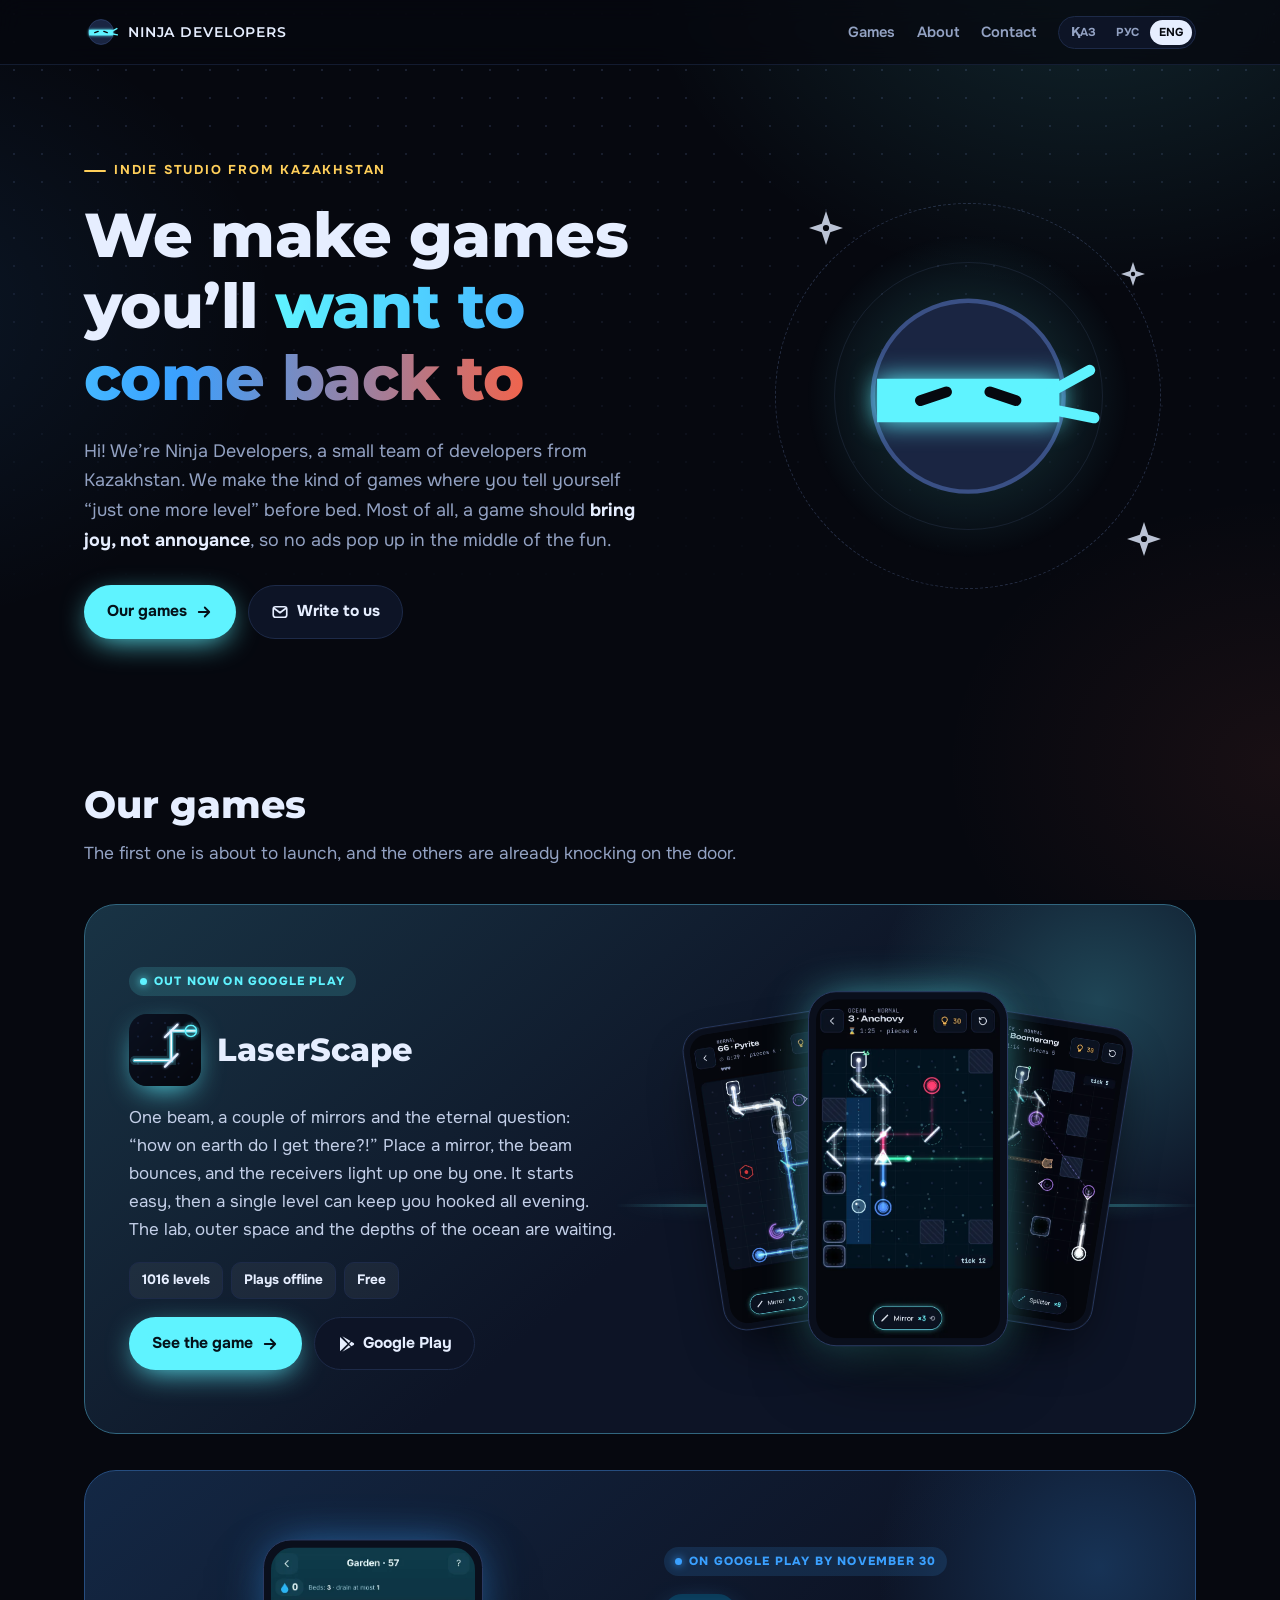
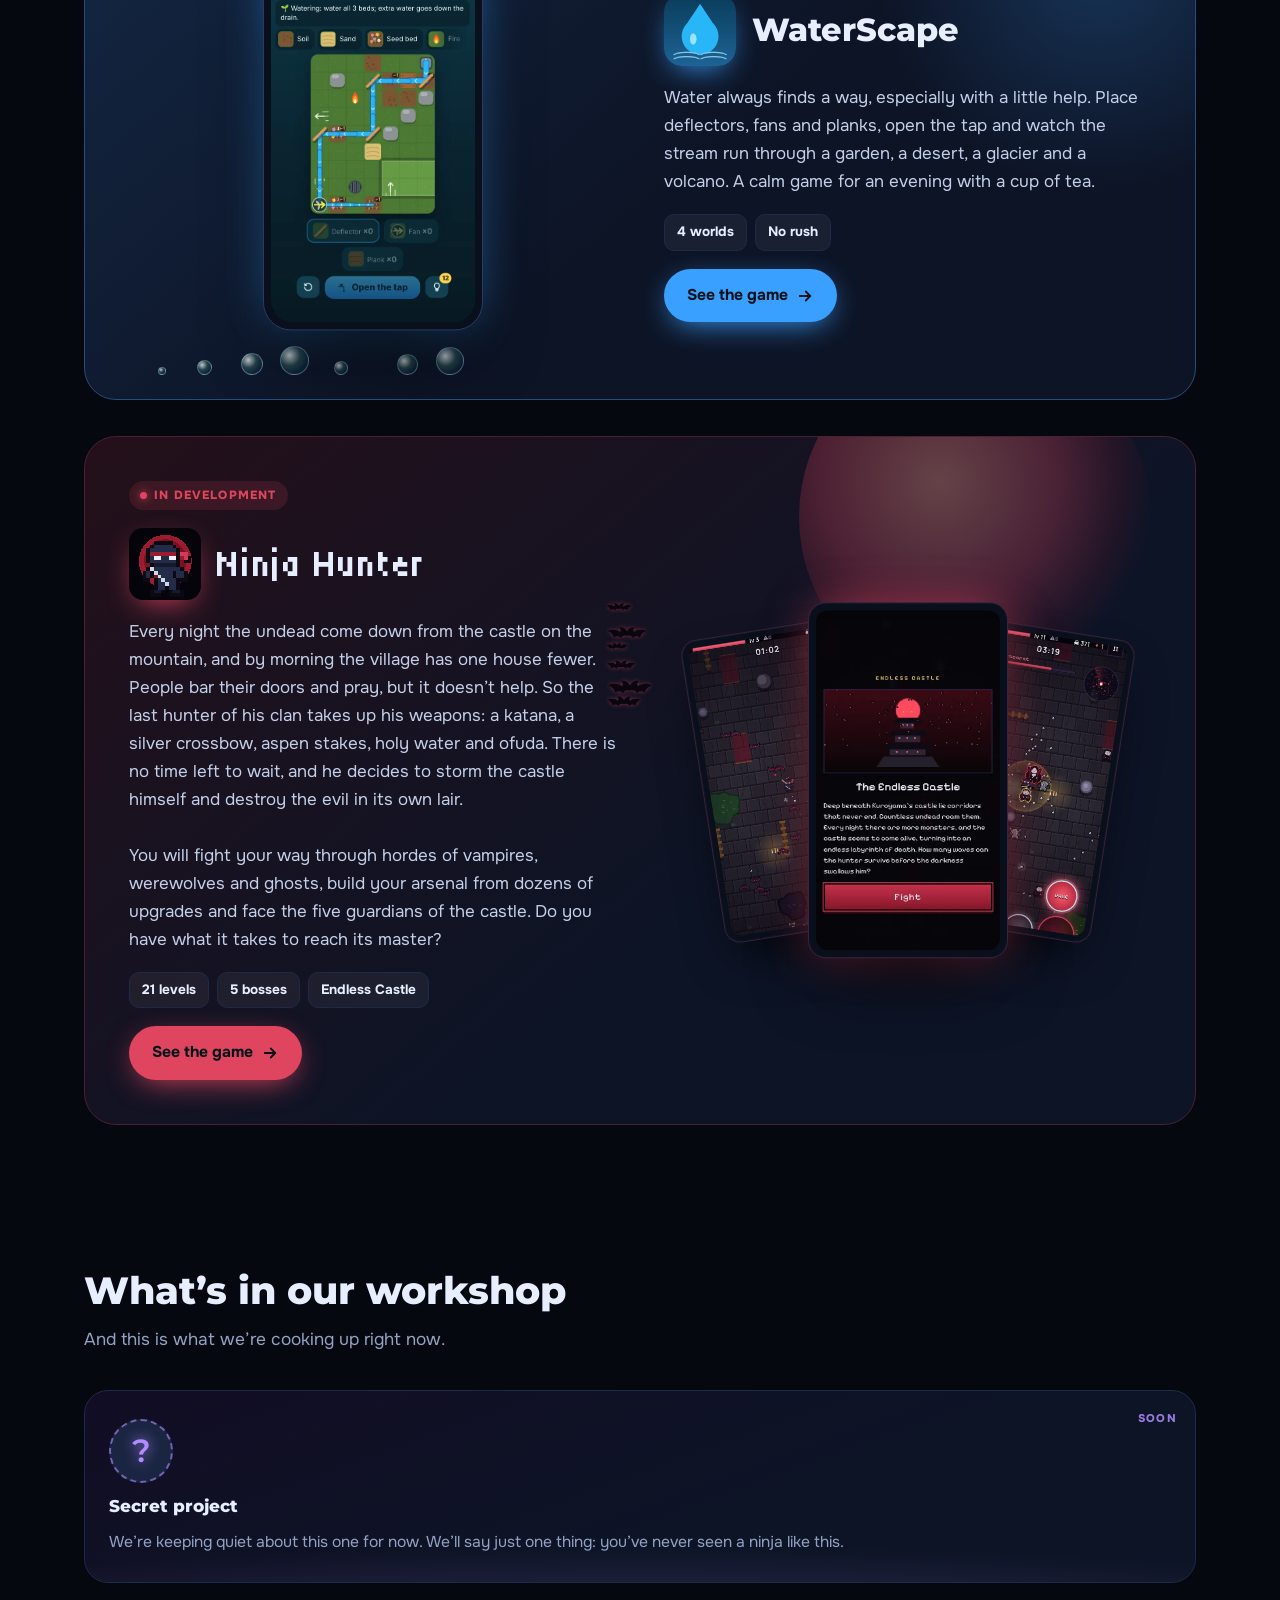
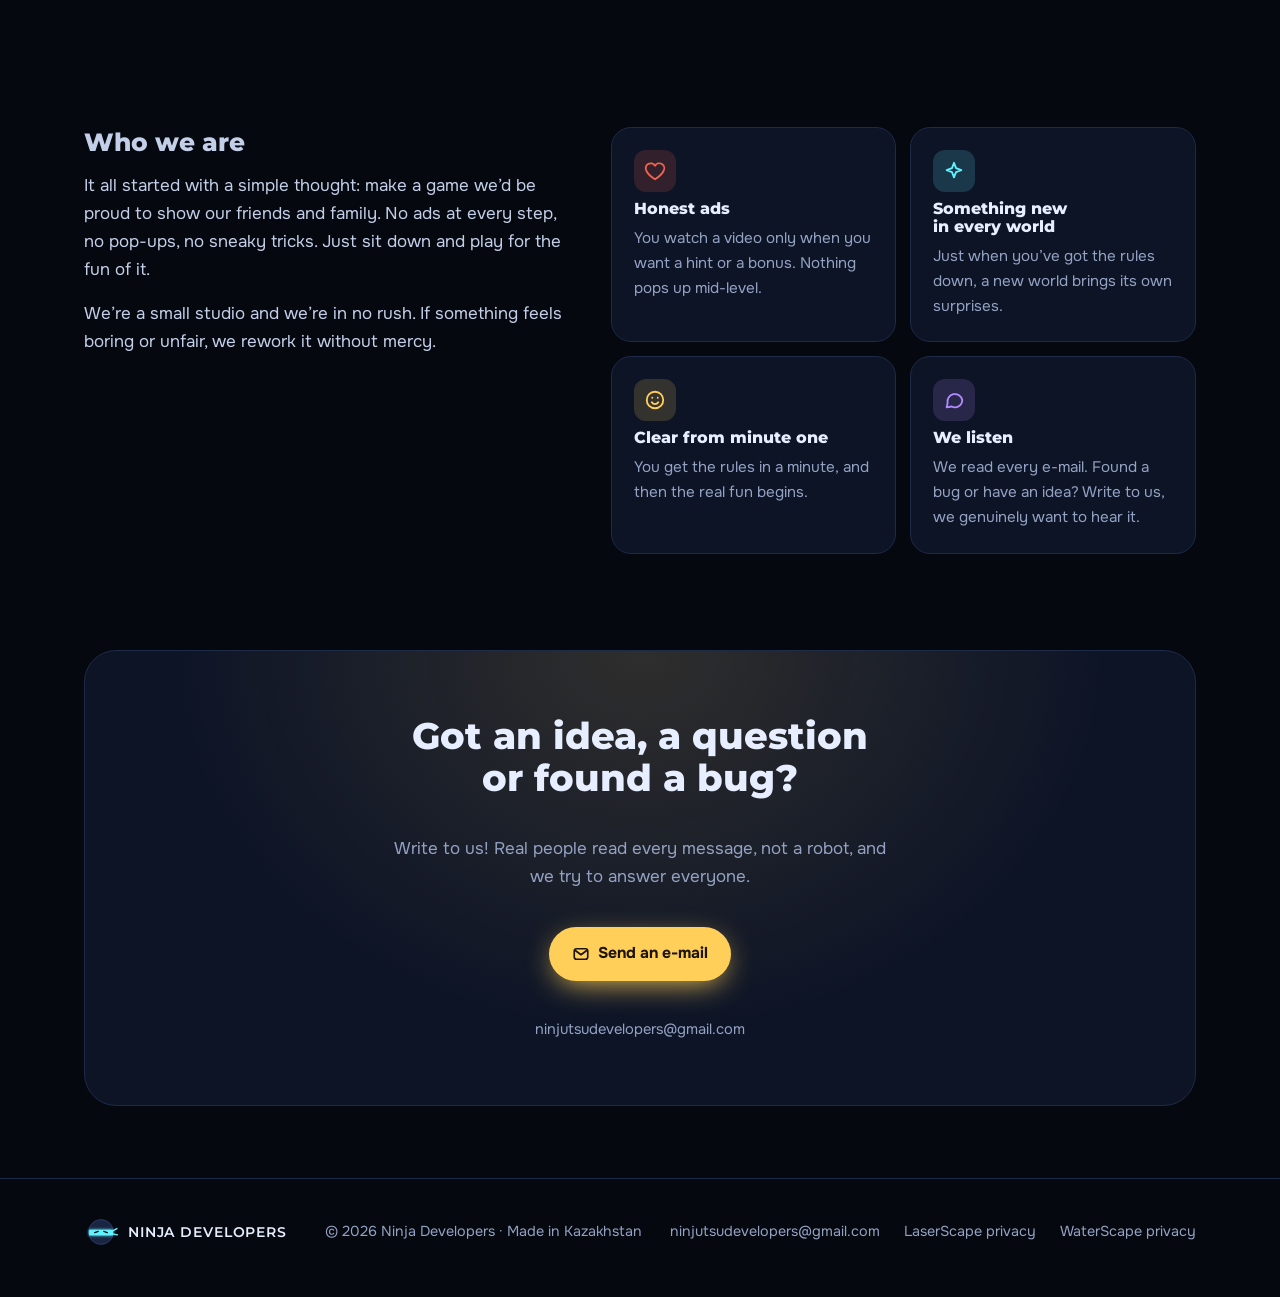
<file: index.html>
<!DOCTYPE html>
<html lang="en" data-l="en"><head><meta charset="utf-8"><meta name="viewport" content="width=device-width,initial-scale=1,viewport-fit=cover">
<link rel="preconnect" href="https://fonts.googleapis.com"><link rel="preconnect" href="https://fonts.gstatic.com" crossorigin>
<link rel="stylesheet" href="https://fonts.googleapis.com/css2?family=Montserrat:wght@600;700;800&family=Onest:wght@400;600;700;800&family=Tiny5&display=swap">
<link rel="stylesheet" href="/style.css"><link rel="icon" href="/img/logo.svg" type="image/svg+xml"><meta name="theme-color" content="#06080f">
<script>document.documentElement.classList.add('js')</script>
<title>Ninja Developers: indie mobile games from Kazakhstan</title>
<meta name="description" content="Ninja Developers is a small indie studio from Kazakhstan. We make calm, honest mobile games: LaserScape, WaterScape and more on the way.">
<meta property="og:title" content="Ninja Developers"><meta property="og:description" content="A small indie studio from Kazakhstan making honest mobile games."><meta property="og:image" content="https://ninja-developers.com/img/og-laserscape.jpg">
</head><body><div class="sky"></div>
<header><div class="wrap bar"><a class="brand" href="/"><svg viewBox="0 0 120 120" class="ninja" aria-hidden="true"><circle cx="60" cy="60" r="44" class="nh"/><path d="M18 52h84v20H18z" class="nb"/><path d="M98 58l18-10M98 66l20 4" class="nt"/><g class="eyes"><path d="M38 62l12-4M70 58l12 4" class="ne"/></g></svg><span>NINJA DEVELOPERS</span></a>
<nav class="top"><a class="hide-s" href="/#games"><span lang="ru">Игры</span><span lang="en">Games</span><span lang="kk">Ойындар</span></a>
<a class="hide-s" href="/#about"><span lang="ru">О нас</span><span lang="en">About</span><span lang="kk">Біз туралы</span></a>
<a class="hide-s" href="/#contact"><span lang="ru">Контакты</span><span lang="en">Contact</span><span lang="kk">Байланыс</span></a>
<div class="langs" role="group" aria-label="Language"><button data-l="kk">ҚАЗ</button><button data-l="ru">РУС</button><button data-l="en">ENG</button></div></nav></div></header>
<main class="wrap">
<div class="hero"><div>
<span class="eyebrow" lang="ru">Инди-студия из Казахстана</span><span class="eyebrow" lang="en">Indie studio from Kazakhstan</span><span class="eyebrow" lang="kk">Қазақстандағы инди-студия</span>
<h1 lang="ru">Делаем игры, к&nbsp;которым <em>хочется вернуться</em></h1><h1 lang="en">We make games you’ll <em>want to come back to</em></h1><h1 lang="kk">Қайта оралғың келетін <em>ойындар</em> жасаймыз</h1>
<p class="lead" lang="ru">Привет! Мы Ninja Developers, небольшая команда разработчиков из Казахстана. Делаем игры, в которых самим хочется пройти «ещё один уровень» перед сном. И главное: игра должна <b>радовать, а&nbsp;не&nbsp;раздражать</b>, поэтому никакой рекламы посреди самого интересного.</p><p class="lead" lang="en">Hi! We’re Ninja Developers, a small team of developers from Kazakhstan. We make the kind of games where you tell yourself “just one more level” before bed. Most of all, a game should <b>bring joy, not annoyance</b>, so no ads pop up in the middle of the fun.</p><p class="lead" lang="kk">Сәлем! Біз Ninja Developers, Қазақстандағы шағын әзірлеушілер командамыз. Ұйықтар алдында «тағы бір деңгей» деп отыратын ойындар жасаймыз. Ең бастысы, ойын <b>ашуландырмай, қуантуы</b> керек, сондықтан ең қызық жерде ешқандай жарнама шықпайды.</p>
<div class="btns"><a class="btn primary" href="#games"><span lang="ru">Наши игры</span><span lang="en">Our games</span><span lang="kk">Біздің ойындар</span><svg viewBox="0 0 24 24" fill="none" stroke="currentColor" stroke-width="2.4" stroke-linecap="round" stroke-linejoin="round"><path d="M5 12h14M13 6l6 6-6 6"/></svg></a><a class="btn" href="#contact"><svg viewBox="0 0 24 24" fill="none" stroke="currentColor" stroke-width="2.2" stroke-linecap="round" stroke-linejoin="round"><rect x="3" y="5" width="18" height="14" rx="3"/><path d="M4 7l8 6 8-6"/></svg><span lang="ru">Написать нам</span><span lang="en">Write to us</span><span lang="kk">Бізге жазу</span></a></div>
</div>
<div class="stage" aria-hidden="true"><div class="ring"></div><div class="ring r2"></div><svg viewBox="0 0 120 120" class="ninja big" aria-hidden="true"><circle cx="60" cy="60" r="44" class="nh"/><path d="M18 52h84v20H18z" class="nb"/><path d="M98 58l18-10M98 66l20 4" class="nt"/><g class="eyes"><path d="M38 62l12-4M70 58l12 4" class="ne"/></g></svg><div class="orb o1"><svg viewBox="0 0 24 24" fill="#cfd8ea"><path d="M12 0l3 9 9 3-9 3-3 9-3-9-9-3 9-3z"/><circle cx="12" cy="12" r="2.2" fill="#06080f"/></svg></div><div class="orb o2"><svg viewBox="0 0 24 24" fill="#cfd8ea"><path d="M12 0l3 9 9 3-9 3-3 9-3-9-9-3 9-3z"/><circle cx="12" cy="12" r="2.2" fill="#06080f"/></svg></div><div class="orb o3"><svg viewBox="0 0 24 24" fill="#cfd8ea"><path d="M12 0l3 9 9 3-9 3-3 9-3-9-9-3 9-3z"/><circle cx="12" cy="12" r="2.2" fill="#06080f"/></svg></div></div>
</div>

<section id="games"><div class="sh rv"><h2 lang="ru">Наши игры</h2><h2 lang="en">Our games</h2><h2 lang="kk">Біздің ойындар</h2><p lang="ru">Первая вот-вот выйдет, а остальные уже стучатся в дверь.</p><p lang="en">The first one is about to launch, and the others are already knocking on the door.</p><p lang="kk">Біріншісі шығуға таяу, қалғандары да есік қағып тұр.</p></div>

<article class="game laser rv"><div class="info">
<span class="badge"><span lang="ru">Уже в Google Play</span><span lang="en">Out now on Google Play</span><span lang="kk">Google Play-де бар</span></span>
<div class="title"><img src="/img/laserscape-icon.png" alt=""><h3>LaserScape</h3></div>
<p lang="ru">Один луч, пара зеркал и вечный вопрос «да как же сюда попасть?!». Ставишь зеркало, луч отскакивает, и приёмники вспыхивают один за другим. Начинается легко, а потом один уровень может не отпускать весь вечер. Лаборатория, открытый космос и глубины океана уже ждут.</p><p lang="en">One beam, a couple of mirrors and the eternal question: “how on earth do I get there?!” Place a mirror, the beam bounces, and the receivers light up one by one. It starts easy, then a single level can keep you hooked all evening. The lab, outer space and the depths of the ocean are waiting.</p><p lang="kk">Бір сәуле, бірнеше айна және «бұл жерге қалай жетемін?!» деген мәңгі сұрақ. Айнаны қоясың, сәуле шағылады, қабылдағыштар бірінен соң бірі жарқ етеді. Басы оңай, кейін бір деңгей кешке дейін жібермеуі мүмкін. Зертхана, ашық ғарыш және мұхит тереңі сені күтіп тұр.</p>
<ul class="chips"><li><span lang="ru">1016 уровней</span><span lang="en">1016 levels</span><span lang="kk">1016 деңгей</span></li><li><span lang="ru">Играется без интернета</span><span lang="en">Plays offline</span><span lang="kk">Интернетсіз ойналады</span></li><li><span lang="ru">Бесплатно</span><span lang="en">Free</span><span lang="kk">Тегін</span></li></ul>
<div class="btns"><a class="btn primary" href="/laserscape/"><span lang="ru">Посмотреть игру</span><span lang="en">See the game</span><span lang="kk">Ойынды көру</span><svg viewBox="0 0 24 24" fill="none" stroke="currentColor" stroke-width="2.4" stroke-linecap="round" stroke-linejoin="round"><path d="M5 12h14M13 6l6 6-6 6"/></svg></a><a class="btn" href="https://play.google.com/store/apps/details?id=com.arsen.lazerkanal&amp;referrer=utm_source%3Dninja-developers.com%26utm_medium%3Dsite%26utm_campaign%3Dhome"><svg viewBox="0 0 24 24" fill="currentColor"><path d="M4 2.5v19l10-9.5zM15.5 13.5l2.6 2.5-11 6.2zM15.5 10.5L7.1 1.8l11 6.2zM19.2 9l3 1.7c.9.5.9 2.1 0 2.6l-3 1.7-2.9-3z"/></svg>Google Play</a></div>
</div><div class="phones" aria-hidden="true"><div class="phone p1"><img lang="ru" src="/img/ls-ru-2_lab.webp" alt="" loading="lazy"><img lang="en" src="/img/ls-en-2_lab.webp" alt="" loading="lazy"><img lang="kk" src="/img/ls-ru-2_lab.webp" alt="" loading="lazy"></div><div class="phone p2"><img lang="ru" src="/img/ls-ru-4_ocean.webp" alt="" loading="lazy"><img lang="en" src="/img/ls-en-4_ocean.webp" alt="" loading="lazy"><img lang="kk" src="/img/ls-ru-4_ocean.webp" alt="" loading="lazy"></div><div class="phone p3"><img lang="ru" src="/img/ls-ru-3_space.webp" alt="" loading="lazy"><img lang="en" src="/img/ls-en-3_space.webp" alt="" loading="lazy"><img lang="kk" src="/img/ls-ru-3_space.webp" alt="" loading="lazy"></div></div></article>

<article class="game water flip rv"><div class="info">
<span class="badge"><span lang="ru">В Google Play до 30 ноября</span><span lang="en">On Google Play by November 30</span><span lang="kk">30 қарашаға дейін Google Play-де</span></span>
<div class="title"><img src="/img/waterscape-icon.png" alt=""><h3>WaterScape</h3></div>
<p lang="ru">Вода всегда найдёт дорогу, особенно если ей подсказать. Расставь отбойники, вентиляторы и настилы, открой кран и смотри, как поток бежит через сад, пустыню, ледник и вулкан. Спокойная игра для вечера с чашкой чая.</p><p lang="en">Water always finds a way, especially with a little help. Place deflectors, fans and planks, open the tap and watch the stream run through a garden, a desert, a glacier and a volcano. A calm game for an evening with a cup of tea.</p><p lang="kk">Су әрқашан жол табады, әсіресе оған сәл көмектессең. Бағыттағыштарды, желдеткіштерді және төсемдерді қой, кранды аш та, ағынның бақ, шөл, мұздық және жанартау арқылы жүгіргенін тамашала. Кешкі шаймен ойнайтын сабырлы ойын.</p>
<ul class="chips"><li><span lang="ru">4 мира</span><span lang="en">4 worlds</span><span lang="kk">4 әлем</span></li><li><span lang="ru">Без спешки</span><span lang="en">No rush</span><span lang="kk">Асықпай</span></li></ul>
<div class="btns"><a class="btn primary" href="/waterscape/"><span lang="ru">Посмотреть игру</span><span lang="en">See the game</span><span lang="kk">Ойынды көру</span><svg viewBox="0 0 24 24" fill="none" stroke="currentColor" stroke-width="2.4" stroke-linecap="round" stroke-linejoin="round"><path d="M5 12h14M13 6l6 6-6 6"/></svg></a></div>
</div><div class="phones one" aria-hidden="true"><span class="bub" style="--x:6%;--s:8px;--d:9s;--dl:-0.0s"></span><span class="bub" style="--x:14%;--s:15px;--d:14s;--dl:-2.3s"></span><span class="bub" style="--x:23%;--s:22px;--d:9s;--dl:-4.6s"></span><span class="bub" style="--x:31%;--s:29px;--d:14s;--dl:-6.9s"></span><span class="bub" style="--x:42%;--s:14px;--d:9s;--dl:-9.2s"></span><span class="bub" style="--x:55%;--s:21px;--d:14s;--dl:-11.5s"></span><span class="bub" style="--x:63%;--s:28px;--d:9s;--dl:-13.8s"></span><div class="phone p2"><img lang="ru" src="/img/ws-ru-garden.webp" alt="" loading="lazy"><img lang="en" src="/img/ws-en-garden.webp" alt="" loading="lazy"><img lang="kk" src="/img/ws-ru-garden.webp" alt="" loading="lazy"></div></div></article>
<article class="game hunter rv"><div class="info">
<span class="badge"><span lang="ru">В разработке</span><span lang="en">In development</span><span lang="kk">Әзірленуде</span></span>
<div class="title"><img src="/img/ninjahunter-icon.png" alt="" style="image-rendering:pixelated"><h3>Ninja Hunter</h3></div>
<p lang="ru">Каждую ночь из замка на горе спускается нежить, и к утру в деревне становится на один дом меньше. Люди запирают двери и молятся, но это не помогает. Тогда за оружие берётся последний охотник своего клана: катана, серебряный арбалет, осиновые колья, святая вода и офуда. Ждать больше нельзя, и он решает сам пойти на штурм замка и уничтожить нечисть в её логове.<br><br>Тебе предстоит пробиться через полчища вампиров, оборотней и призраков, собрать своё оружие из десятков усилений и сразиться с пятью стражами замка. Хватит ли сил дойти до самого хозяина?</p><p lang="en">Every night the undead come down from the castle on the mountain, and by morning the village has one house fewer. People bar their doors and pray, but it doesn’t help. So the last hunter of his clan takes up his weapons: a katana, a silver crossbow, aspen stakes, holy water and ofuda. There is no time left to wait, and he decides to storm the castle himself and destroy the evil in its own lair.<br><br>You will fight your way through hordes of vampires, werewolves and ghosts, build your arsenal from dozens of upgrades and face the five guardians of the castle. Do you have what it takes to reach its master?</p><p lang="kk">Әр түні таудағы қамалдан өлі жандар түседі, ал таңертең ауылда бір үй кем болады. Адамдар есіктерін бекітіп, дұға оқиды, бірақ бұл көмектеспейді. Сонда руының соңғы аңшысы қаруын қолына алады: катана, күміс арбалет, көктерек қазықтар, қасиетті су және офуда. Енді күтуге болмайды, ол қамалға өзі шабуыл жасап, жын-перілерді өз ұясында жоюды ұйғарады.<br><br>Саған вампирлер, қасқыр-адамдар мен елестердің қалың тобын жарып өту, ондаған күшейтуден қаруыңды жинау және қамалдың бес күзетшісімен шайқасу керек. Қамал иесіне дейін жетуге күшің жете ме?</p>
<ul class="chips"><li><span lang="ru">21 уровень</span><span lang="en">21 levels</span><span lang="kk">21 деңгей</span></li><li><span lang="ru">5 боссов</span><span lang="en">5 bosses</span><span lang="kk">5 бас</span></li><li><span lang="ru">Бесконечный замок</span><span lang="en">Endless Castle</span><span lang="kk">Шексіз қамал</span></li></ul>
<div class="btns"><a class="btn primary" href="/ninja-hunter/"><span lang="ru">Посмотреть игру</span><span lang="en">See the game</span><span lang="kk">Ойынды көру</span><svg viewBox="0 0 24 24" fill="none" stroke="currentColor" stroke-width="2.4" stroke-linecap="round" stroke-linejoin="round"><path d="M5 12h14M13 6l6 6-6 6"/></svg></a></div>
</div><div class="phones" aria-hidden="true"><svg class="bat" viewBox="0 0 60 30" style="--y:14%;--w:46px;--d:22s;--dl:0s"><path d="M30 12c-2-4-6-6-10-5 2 2 2 4 1 6-4-3-11-4-16-1 4 1 7 4 8 8 3-2 7-2 9 1 1-3 4-4 8-3 4-1 7 0 8 3 2-3 6-3 9-1 1-4 4-7 8-8-5-3-12-2-16 1-1-2-1-4 1-6-4-1-8 1-10 5z"/></svg><svg class="bat" viewBox="0 0 60 30" style="--y:22%;--w:34px;--d:28s;--dl:-6s"><path d="M30 12c-2-4-6-6-10-5 2 2 2 4 1 6-4-3-11-4-16-1 4 1 7 4 8 8 3-2 7-2 9 1 1-3 4-4 8-3 4-1 7 0 8 3 2-3 6-3 9-1 1-4 4-7 8-8-5-3-12-2-16 1-1-2-1-4 1-6-4-1-8 1-10 5z"/></svg><svg class="bat" viewBox="0 0 60 30" style="--y:9%;--w:30px;--d:18s;--dl:-11s"><path d="M30 12c-2-4-6-6-10-5 2 2 2 4 1 6-4-3-11-4-16-1 4 1 7 4 8 8 3-2 7-2 9 1 1-3 4-4 8-3 4-1 7 0 8 3 2-3 6-3 9-1 1-4 4-7 8-8-5-3-12-2-16 1-1-2-1-4 1-6-4-1-8 1-10 5z"/></svg><svg class="bat" viewBox="0 0 60 30" style="--y:30%;--w:40px;--d:34s;--dl:-3s"><path d="M30 12c-2-4-6-6-10-5 2 2 2 4 1 6-4-3-11-4-16-1 4 1 7 4 8 8 3-2 7-2 9 1 1-3 4-4 8-3 4-1 7 0 8 3 2-3 6-3 9-1 1-4 4-7 8-8-5-3-12-2-16 1-1-2-1-4 1-6-4-1-8 1-10 5z"/></svg><svg class="bat" viewBox="0 0 60 30" style="--y:18%;--w:26px;--d:24s;--dl:-15s"><path d="M30 12c-2-4-6-6-10-5 2 2 2 4 1 6-4-3-11-4-16-1 4 1 7 4 8 8 3-2 7-2 9 1 1-3 4-4 8-3 4-1 7 0 8 3 2-3 6-3 9-1 1-4 4-7 8-8-5-3-12-2-16 1-1-2-1-4 1-6-4-1-8 1-10 5z"/></svg><svg class="bat" viewBox="0 0 60 30" style="--y:26%;--w:52px;--d:30s;--dl:-20s"><path d="M30 12c-2-4-6-6-10-5 2 2 2 4 1 6-4-3-11-4-16-1 4 1 7 4 8 8 3-2 7-2 9 1 1-3 4-4 8-3 4-1 7 0 8 3 2-3 6-3 9-1 1-4 4-7 8-8-5-3-12-2-16 1-1-2-1-4 1-6-4-1-8 1-10 5z"/></svg><div class="phone p1"><img lang="ru" src="/img/nh-ru-bats.webp" alt="" loading="lazy"><img lang="en" src="/img/nh-en-bats.webp" alt="" loading="lazy"><img lang="kk" src="/img/nh-kk-bats.webp" alt="" loading="lazy"></div><div class="phone p2"><img lang="ru" src="/img/nh-ru-endless.webp" alt="" loading="lazy"><img lang="en" src="/img/nh-en-endless.webp" alt="" loading="lazy"><img lang="kk" src="/img/nh-kk-endless.webp" alt="" loading="lazy"></div><div class="phone p3"><img lang="ru" src="/img/nh-ru-elite.webp" alt="" loading="lazy"><img lang="en" src="/img/nh-en-elite.webp" alt="" loading="lazy"><img lang="kk" src="/img/nh-kk-elite.webp" alt="" loading="lazy"></div></div></article>
</section>

<section id="workshop"><div class="sh rv"><h2 lang="ru">Что у нас в мастерской</h2><h2 lang="en">What’s in our workshop</h2><h2 lang="kk">Шеберханамызда не бар</h2><p lang="ru">А это то, над чем мы колдуем прямо сейчас.</p><p lang="en">And this is what we’re cooking up right now.</p><p lang="kk">Ал мынау қазір үстінде отырған жұмысымыз.</p></div>
<div class="teasers">
<div class="teaser mystery rv"><span class="lock"><span lang="ru">Скоро</span><span lang="en">Soon</span><span lang="kk">Жақында</span></span><div class="qm" aria-hidden="true">?</div><h3 lang="ru">Секретный проект</h3><h3 lang="en">Secret project</h3><h3 lang="kk">Құпия жоба</h3><p lang="ru">Про эту игру мы пока молчим. Скажем только одно: такого ниндзя вы ещё не видели.</p><p lang="en">We’re keeping quiet about this one for now. We’ll say just one thing: you’ve never seen a ninja like this.</p><p lang="kk">Бұл ойын туралы әзірге үндемейміз. Тек бірін айтамыз: мұндай ниндзяны әлі көрген жоқсыз.</p></div>
</div></section>

<section id="about"><div class="about">
<div class="story rv"><h2 lang="ru">Кто мы</h2><h2 lang="en">Who we are</h2><h2 lang="kk">Біз кімбіз</h2><p lang="ru">Всё началось с простой мысли: сделать игру, которую не стыдно показать друзьям и родным. Без рекламы на каждом шагу, без всплывающих окон и хитрых ловушек. Чтобы человек просто сел и поиграл в своё удовольствие.</p><p lang="en">It all started with a simple thought: make a game we’d be proud to show our friends and family. No ads at every step, no pop-ups, no sneaky tricks. Just sit down and play for the fun of it.</p><p lang="kk">Бәрі қарапайым ойдан басталды: досқа да, туысқа да көрсетуге ұялмайтын ойын жасау. Әр қадамда жарнама жоқ, қалқымалы терезе жоқ, айла жоқ. Адам жай отырып, рахаттанып ойнасын.</p><p lang="ru">Мы маленькая студия и никуда не торопимся. Если что-то кажется скучным или нечестным, без жалости переделываем.</p><p lang="en">We’re a small studio and we’re in no rush. If something feels boring or unfair, we rework it without mercy.</p><p lang="kk">Біз шағын студиямыз және асықпаймыз. Бірдеңе іш пыстыратын не әділетсіз көрінсе, аямай қайта жасаймыз.</p></div>
<div class="values">
<div class="value rv" style="--c:var(--ember)"><div class="ic"><svg viewBox="0 0 24 24" fill="none" stroke="currentColor" stroke-width="2" stroke-linecap="round" stroke-linejoin="round"><path d="M12 21s-7-4.4-9.3-9A5.2 5.2 0 0 1 12 6.2 5.2 5.2 0 0 1 21.3 12C19 16.6 12 21 12 21z"/></svg></div><h3 lang="ru">Реклама по-честному</h3><h3 lang="en">Honest ads</h3><h3 lang="kk">Адал жарнама</h3><p lang="ru">Видео смотришь, только когда сам захотел подсказку или бонус. Посреди уровня ничего не выскочит.</p><p lang="en">You watch a video only when you want a hint or a bonus. Nothing pops up mid-level.</p><p lang="kk">Бейнені тек өзің кеңес не бонус алғың келгенде көресің. Деңгей ортасында ештеңе шықпайды.</p></div>
<div class="value rv" style="--c:var(--laser)"><div class="ic"><svg viewBox="0 0 24 24" fill="none" stroke="currentColor" stroke-width="2" stroke-linecap="round" stroke-linejoin="round"><path d="M12 3l2.2 5.8L20 11l-5.8 2.2L12 19l-2.2-5.8L4 11l5.8-2.2z"/></svg></div><h3 lang="ru">В каждом мире что-то новое</h3><h3 lang="en">Something new in every world</h3><h3 lang="kk">Әр әлемде жаңа нәрсе</h3><p lang="ru">Только привык к правилам, а тут новый мир со своими сюрпризами.</p><p lang="en">Just when you’ve got the rules down, a new world brings its own surprises.</p><p lang="kk">Ережеге енді үйрене бастағанда, жаңа әлем өз тосынсыйын әкеледі.</p></div>
<div class="value rv" style="--c:var(--gold)"><div class="ic"><svg viewBox="0 0 24 24" fill="none" stroke="currentColor" stroke-width="2" stroke-linecap="round" stroke-linejoin="round"><circle cx="12" cy="12" r="9"/><path d="M8.5 14.5a4 4 0 0 0 7 0M9 9.5h.01M15 9.5h.01"/></svg></div><h3 lang="ru">Понятно с первой минуты</h3><h3 lang="en">Clear from minute one</h3><h3 lang="kk">Бірінші минуттан түсінікті</h3><p lang="ru">Правила понятны с первой минуты, а дальше начинается самое интересное.</p><p lang="en">You get the rules in a minute, and then the real fun begins.</p><p lang="kk">Ережелер бірінші минуттан түсінікті, ал әрі қарай ең қызығы басталады.</p></div>
<div class="value rv" style="--c:var(--moon)"><div class="ic"><svg viewBox="0 0 24 24" fill="none" stroke="currentColor" stroke-width="2" stroke-linecap="round" stroke-linejoin="round"><path d="M21 12a8 8 0 0 1-11.6 7.1L4 20l1-4.6A8 8 0 1 1 21 12z"/></svg></div><h3 lang="ru">Слушаем игроков</h3><h3 lang="en">We listen</h3><h3 lang="kk">Ойыншыларды тыңдаймыз</h3><p lang="ru">Читаем каждое письмо. Нашёл ошибку или придумал идею? Пиши, нам правда интересно.</p><p lang="en">We read every e-mail. Found a bug or have an idea? Write to us, we genuinely want to hear it.</p><p lang="kk">Әр хатты оқимыз. Қате таптың ба, идея келді ме? Жаз, бізге шынымен қызық.</p></div>
</div></div></section>

<section id="contact" class="contact rv"><h2 lang="ru">Есть идея, вопрос или нашли ошибку?</h2><h2 lang="en">Got an idea, a question or found a bug?</h2><h2 lang="kk">Идея, сұрақ бар ма, әлде қате таптыңыз ба?</h2><p lang="ru">Пишите! Письма читаем мы сами, а не робот, и каждому стараемся ответить.</p><p lang="en">Write to us! Real people read every message, not a robot, and we try to answer everyone.</p><p lang="kk">Жазыңыз! Хаттарды робот емес, өзіміз оқимыз және әркімге жауап беруге тырысамыз.</p>
<a class="btn primary" href="mailto:ninjutsudevelopers@gmail.com"><svg viewBox="0 0 24 24" fill="none" stroke="currentColor" stroke-width="2.2" stroke-linecap="round" stroke-linejoin="round"><rect x="3" y="5" width="18" height="14" rx="3"/><path d="M4 7l8 6 8-6"/></svg><span lang="ru">Написать письмо</span><span lang="en">Send an e-mail</span><span lang="kk">Хат жазу</span></a>
<span class="mail">ninjutsudevelopers@gmail.com</span></section>
</main>
<footer><div class="wrap"><a class="brand" href="/"><svg viewBox="0 0 120 120" class="ninja" aria-hidden="true"><circle cx="60" cy="60" r="44" class="nh"/><path d="M18 52h84v20H18z" class="nb"/><path d="M98 58l18-10M98 66l20 4" class="nt"/><g class="eyes"><path d="M38 62l12-4M70 58l12 4" class="ne"/></g></svg><span>NINJA DEVELOPERS</span></a>
<span>© 2026 Ninja Developers · <span lang="ru">Сделано в Казахстане</span><span lang="en">Made in Kazakhstan</span><span lang="kk">Қазақстанда жасалған</span></span>
<span class="links"><a href="mailto:ninjutsudevelopers@gmail.com">ninjutsudevelopers@gmail.com</a>
<a href="/privacy/laserscape.html"><span lang="ru">Политика LaserScape</span><span lang="en">LaserScape privacy</span><span lang="kk">LaserScape құпиялылығы</span></a>
<a href="/privacy/waterscape.html"><span lang="ru">Политика WaterScape</span><span lang="en">WaterScape privacy</span><span lang="kk">WaterScape құпиялылығы</span></a></span>
</div></footer><script src="/site.js"></script>
</body></html>
</file>
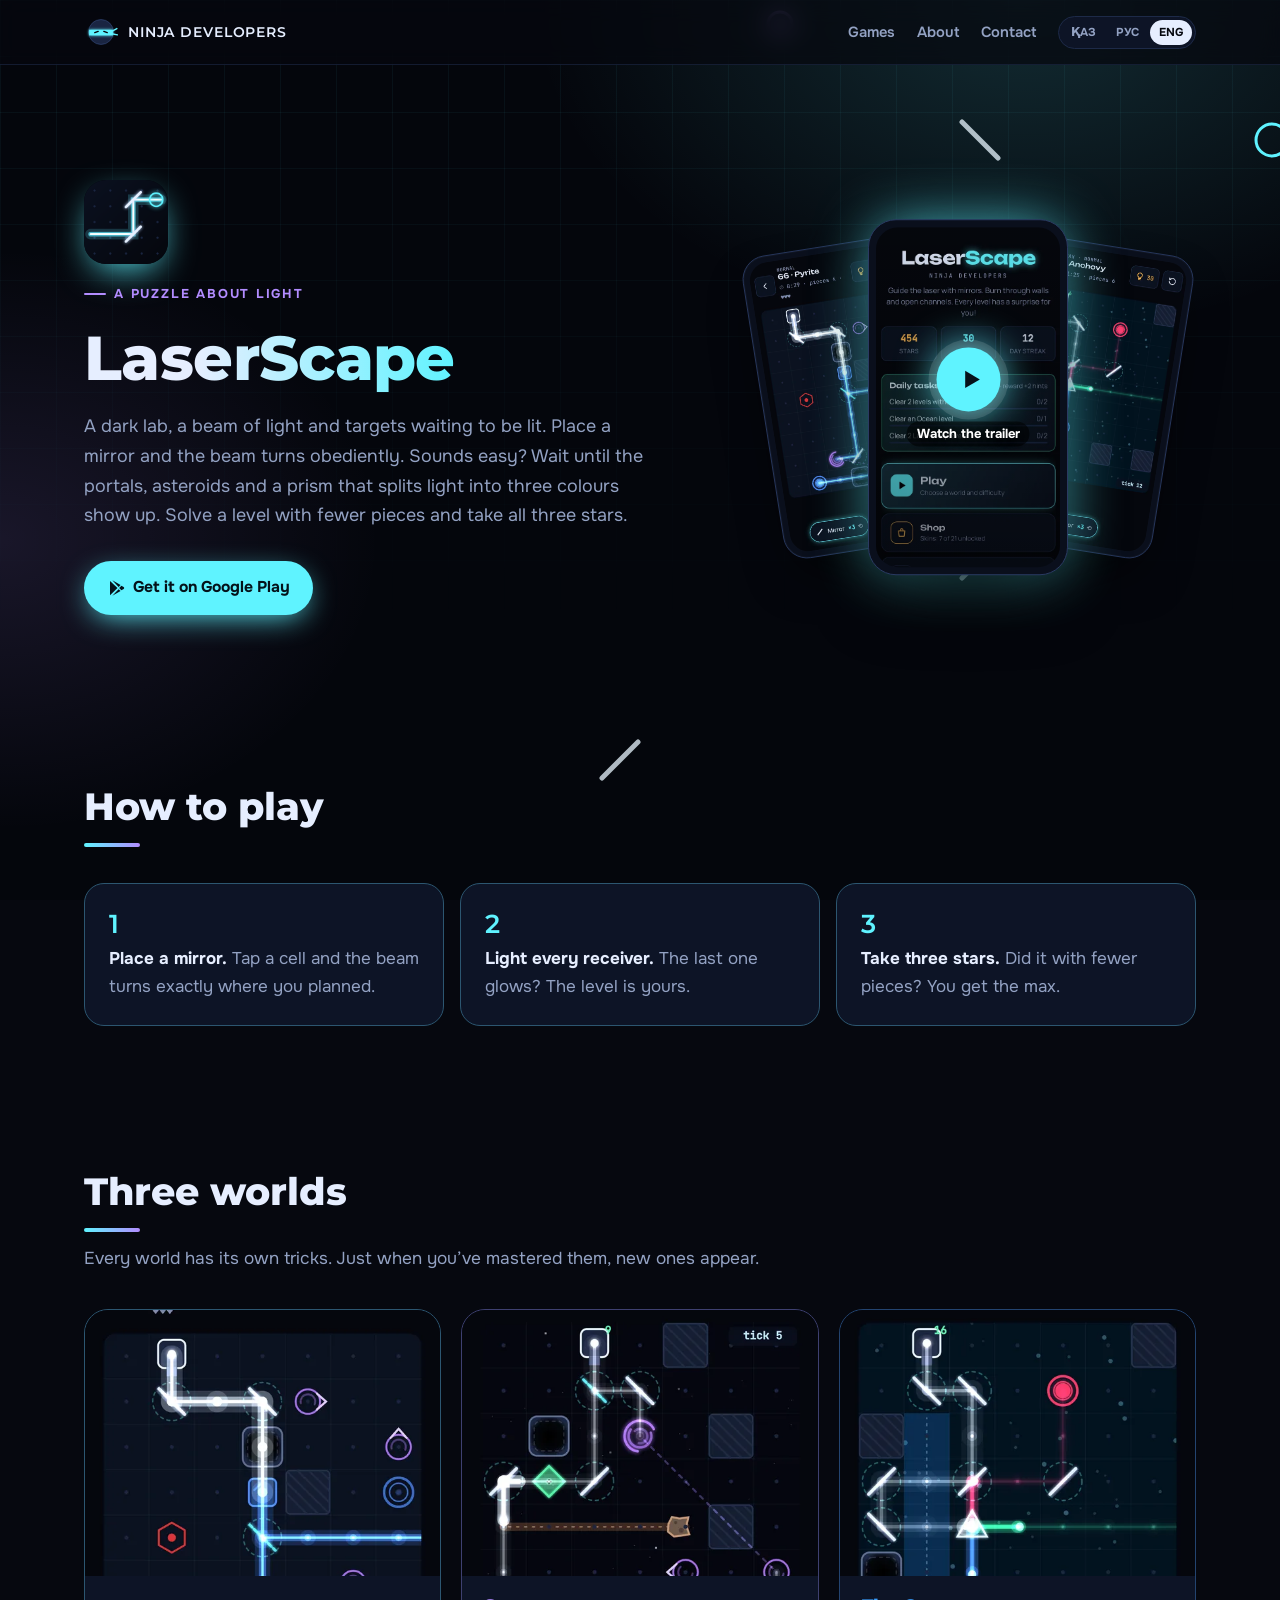
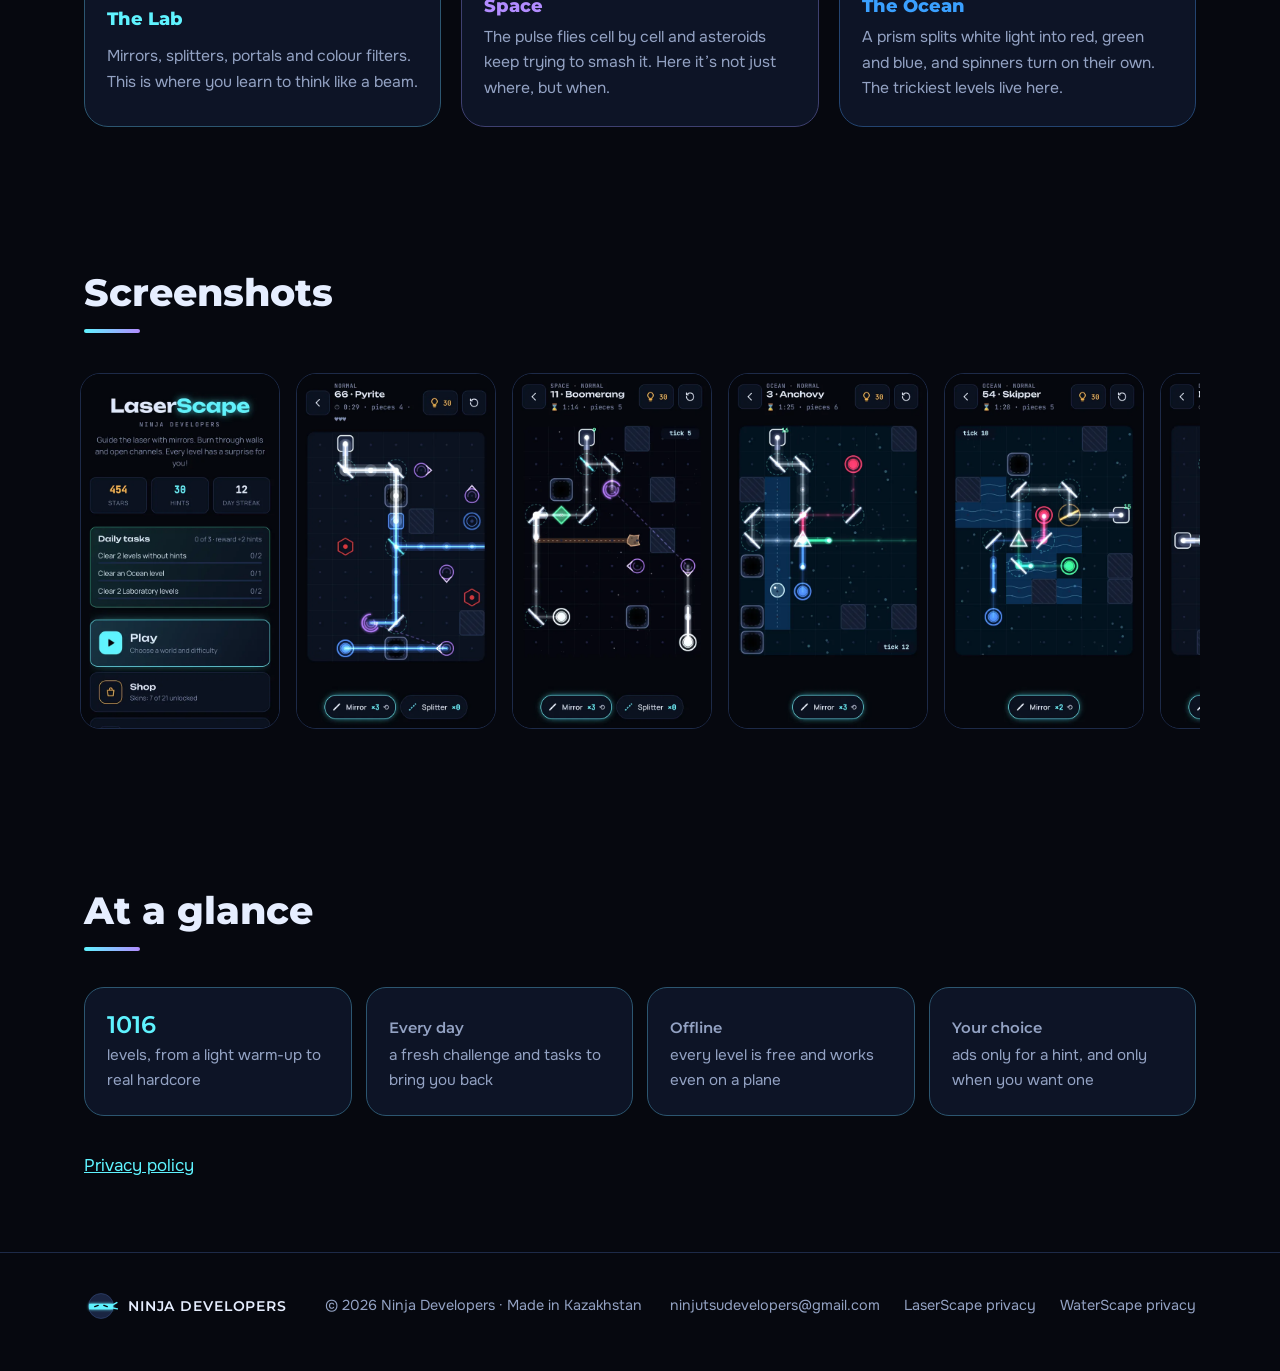
<file: laserscape/index.html>
<!DOCTYPE html>
<html lang="en" data-l="en"><head><meta charset="utf-8"><meta name="viewport" content="width=device-width,initial-scale=1,viewport-fit=cover">
<link rel="preconnect" href="https://fonts.googleapis.com"><link rel="preconnect" href="https://fonts.gstatic.com" crossorigin>
<link rel="stylesheet" href="https://fonts.googleapis.com/css2?family=Montserrat:wght@600;700;800&family=Onest:wght@400;600;700;800&family=Tiny5&display=swap">
<link rel="stylesheet" href="/style.css"><link rel="icon" href="/img/logo.svg" type="image/svg+xml"><meta name="theme-color" content="#06080f">
<script>document.documentElement.classList.add('js')</script>
<title>LaserScape: a puzzle about light · Ninja Developers</title>
<meta name="description" content="LaserScape: place mirrors, bounce the laser and light up every receiver. 1016 levels across the Lab, Space and the Ocean. Free, plays offline.">
<meta property="og:title" content="LaserScape"><meta property="og:description" content="A puzzle about light by Ninja Developers."><meta property="og:image" content="https://ninja-developers.com/img/og-laserscape.jpg">
</head><body class="g-game g-laser"><div class="sky"></div><div class="mood beam" aria-hidden="true"><svg viewBox="0 0 1440 820" preserveAspectRatio="xMidYMid slice">
<rect class="src" x="20" y="742" width="36" height="36" rx="8"/>
<path class="ray" d="M56 760 H 700 V 560 H 1060 V 140 H 1330"/>
<path class="mir" d="M682 778 L718 742M1042 578 L1078 542M1042 122 L1078 158"/>
<circle class="rcv" cx="1352" cy="140" r="16"/>
<rect class="src" x="1384" y="378" width="36" height="36" rx="8"/>
<path class="ray r2" d="M1384 396 H 860 V 40"/>
<path class="mir" d="M842 378 L878 414"/>
<circle class="rcv r2" cx="860" cy="24" r="12"/>
</svg></div>
<header><div class="wrap bar"><a class="brand" href="/"><svg viewBox="0 0 120 120" class="ninja" aria-hidden="true"><circle cx="60" cy="60" r="44" class="nh"/><path d="M18 52h84v20H18z" class="nb"/><path d="M98 58l18-10M98 66l20 4" class="nt"/><g class="eyes"><path d="M38 62l12-4M70 58l12 4" class="ne"/></g></svg><span>NINJA DEVELOPERS</span></a>
<nav class="top"><a class="hide-s" href="/#games"><span lang="ru">Игры</span><span lang="en">Games</span><span lang="kk">Ойындар</span></a>
<a class="hide-s" href="/#about"><span lang="ru">О нас</span><span lang="en">About</span><span lang="kk">Біз туралы</span></a>
<a class="hide-s" href="/#contact"><span lang="ru">Контакты</span><span lang="en">Contact</span><span lang="kk">Байланыс</span></a>
<div class="langs" role="group" aria-label="Language"><button data-l="kk">ҚАЗ</button><button data-l="ru">РУС</button><button data-l="en">ENG</button></div></nav></div></header>
<main class="wrap">
<div class="hero"><div style="display:grid;gap:0;justify-items:start">
<img src="/img/laserscape-icon.png" alt="LaserScape" style="width:84px;height:84px;border-radius:22px;margin-bottom:20px;box-shadow:0 12px 36px -10px var(--laser)">
<span class="eyebrow" lang="ru">Головоломка про свет</span><span class="eyebrow" lang="en">A puzzle about light</span><span class="eyebrow" lang="kk">Жарық туралы басқатырғыш</span>
<h1 style="margin-bottom:18px">LaserScape</h1>
<p class="lead" lang="ru">Тёмная лаборатория, луч света и мишени, которые ждут, когда их зажгут. Поставь зеркало, и луч послушно свернёт. Кажется, просто? Подожди, пока появятся порталы, астероиды и призма, которая делит свет на три цвета. Реши уровень меньшим числом деталей и забери все три звезды.</p><p class="lead" lang="en">A dark lab, a beam of light and targets waiting to be lit. Place a mirror and the beam turns obediently. Sounds easy? Wait until the portals, asteroids and a prism that splits light into three colours show up. Solve a level with fewer pieces and take all three stars.</p><p class="lead" lang="kk">Қараңғы зертхана, жарық сәулесі және жануын күткен нысаналар. Айна қойсаң, сәуле мойынсұнып бұрылады. Оңай сияқты ма? Порталдар, астероидтар және жарықты үш түске бөлетін призма шыққанша күте тұр. Деңгейді аз бөлшекпен шешіп, үш жұлдызды да ал.</p>
<div class="btns"><a class="btn primary" href="https://play.google.com/store/apps/details?id=com.arsen.lazerkanal&amp;referrer=utm_source%3Dninja-developers.com%26utm_medium%3Dsite%26utm_campaign%3Dlaserscape" data-play><svg viewBox="0 0 24 24" fill="currentColor"><path d="M4 2.5v19l10-9.5zM15.5 13.5l2.6 2.5-11 6.2zM15.5 10.5L7.1 1.8l11 6.2zM19.2 9l3 1.7c.9.5.9 2.1 0 2.6l-3 1.7-2.9-3z"/></svg><span lang="ru">Скачать в Google Play</span><span lang="en">Get it on Google Play</span><span lang="kk">Google Play-ден жүктеу</span></a></div>
</div>
<div class="phones" style="--c:var(--laser)"><div class="phone p1" aria-hidden="true"><img lang="ru" src="/img/ls-ru-2_lab.webp" alt="" loading="lazy"><img lang="en" src="/img/ls-en-2_lab.webp" alt="" loading="lazy"><img lang="kk" src="/img/ls-ru-2_lab.webp" alt="" loading="lazy"></div><div class="phone p2" data-trailer="laserscape"><img lang="ru" src="/img/ls-ru-1_home.webp" alt="" loading="lazy"><img lang="en" src="/img/ls-en-1_home.webp" alt="" loading="lazy"><img lang="kk" src="/img/ls-ru-1_home.webp" alt="" loading="lazy"><button class="tplay" type="button"><svg viewBox="0 0 24 24" fill="currentColor" aria-hidden="true"><path d="M8 5.5v13l11-6.5z"/></svg><span lang="ru">Смотреть трейлер</span><span lang="en">Watch the trailer</span><span lang="kk">Трейлерді көру</span></button></div><div class="phone p3" aria-hidden="true"><img lang="ru" src="/img/ls-ru-4_ocean.webp" alt="" loading="lazy"><img lang="en" src="/img/ls-en-4_ocean.webp" alt="" loading="lazy"><img lang="kk" src="/img/ls-ru-4_ocean.webp" alt="" loading="lazy"></div></div>
</div>

<section><div class="sh rv"><h2 lang="ru">Как играть</h2><h2 lang="en">How to play</h2><h2 lang="kk">Қалай ойнау керек</h2></div>
<ol class="steps">
<li class="rv"><span lang="ru"><b>Поставь зеркало.</b> Нажми на клетку, и луч свернёт туда, куда ты задумал.</span><span lang="en"><b>Place a mirror.</b> Tap a cell and the beam turns exactly where you planned.</span><span lang="kk"><b>Айна қой.</b> Ұяшықты бас, сәуле сен ойлаған жаққа бұрылады.</span></li>
<li class="rv"><span lang="ru"><b>Зажги все приёмники.</b> Вспыхнул последний? Уровень твой.</span><span lang="en"><b>Light every receiver.</b> The last one glows? The level is yours.</span><span lang="kk"><b>Барлық қабылдағышты жақ.</b> Соңғысы жанды ма? Деңгей сенікі.</span></li>
<li class="rv"><span lang="ru"><b>Забери три звезды.</b> Справился меньшим числом деталей? Получай максимум.</span><span lang="en"><b>Take three stars.</b> Did it with fewer pieces? You get the max.</span><span lang="kk"><b>Үш жұлдызды ал.</b> Аз бөлшекпен шештің бе? Ең жоғарғысы сенікі.</span></li>
</ol></section>

<section><div class="sh rv"><h2 lang="ru">Три мира</h2><h2 lang="en">Three worlds</h2><h2 lang="kk">Үш әлем</h2><p lang="ru">В каждом мире свои фокусы. Только освоишься, а тут новые.</p><p lang="en">Every world has its own tricks. Just when you’ve mastered them, new ones appear.</p><p lang="kk">Әр әлемнің өз айласы бар. Үйренген кезде жаңалары шығады.</p></div>
<div class="worlds">
<div class="world rv"><img lang="ru" src="/img/ls-ru-2_lab.webp" alt="" loading="lazy"><img lang="en" src="/img/ls-en-2_lab.webp" alt="" loading="lazy"><img lang="kk" src="/img/ls-ru-2_lab.webp" alt="" loading="lazy"><div><h3 lang="ru">Лаборатория</h3><h3 lang="en">The Lab</h3><h3 lang="kk">Зертхана</h3><p lang="ru">Зеркала, делители, порталы и цветные фильтры. Здесь ты научишься думать как луч.</p><p lang="en">Mirrors, splitters, portals and colour filters. This is where you learn to think like a beam.</p><p lang="kk">Айналар, бөлгіштер, порталдар және түсті сүзгілер. Мұнда сәуле сияқты ойлауды үйренесің.</p></div></div>
<div class="world space rv"><img lang="ru" src="/img/ls-ru-3_space.webp" alt="" loading="lazy"><img lang="en" src="/img/ls-en-3_space.webp" alt="" loading="lazy"><img lang="kk" src="/img/ls-ru-3_space.webp" alt="" loading="lazy"><div><h3 lang="ru">Космос</h3><h3 lang="en">Space</h3><h3 lang="kk">Ғарыш</h3><p lang="ru">Луч летит клетка за клеткой, а астероиды так и норовят его разбить. Тут важно не только куда, но и когда.</p><p lang="en">The pulse flies cell by cell and asteroids keep trying to smash it. Here it’s not just where, but when.</p><p lang="kk">Сәуле ұяшықтан ұяшыққа ұшады, ал астероидтар оны сындыруға тырысады. Мұнда қайда ғана емес, қашан екені де маңызды.</p></div></div>
<div class="world ocean rv"><img lang="ru" src="/img/ls-ru-4_ocean.webp" alt="" loading="lazy"><img lang="en" src="/img/ls-en-4_ocean.webp" alt="" loading="lazy"><img lang="kk" src="/img/ls-ru-4_ocean.webp" alt="" loading="lazy"><div><h3 lang="ru">Океан</h3><h3 lang="en">The Ocean</h3><h3 lang="kk">Мұхит</h3><p lang="ru">Призма делит белый свет на красный, зелёный и синий, а вертушки крутятся сами. Самые хитрые уровни живут здесь.</p><p lang="en">A prism splits white light into red, green and blue, and spinners turn on their own. The trickiest levels live here.</p><p lang="kk">Призма ақ жарықты қызыл, жасыл және көк түске бөледі, ал айналмалар өздігінен бұрылады. Ең айлакер деңгейлер осында.</p></div></div>
</div></section>

<section><div class="sh rv"><h2 lang="ru">Скриншоты</h2><h2 lang="en">Screenshots</h2><h2 lang="kk">Скриншоттар</h2></div>
<div class="gallery" lang="ru"><img src="/img/ls-ru-1_home.webp" alt="" loading="lazy"><img src="/img/ls-ru-2_lab.webp" alt="" loading="lazy"><img src="/img/ls-ru-3_space.webp" alt="" loading="lazy"><img src="/img/ls-ru-4_ocean.webp" alt="" loading="lazy"><img src="/img/ls-ru-5_spinner.webp" alt="" loading="lazy"><img src="/img/ls-ru-8_daily.webp" alt="" loading="lazy"></div><div class="gallery" lang="en"><img src="/img/ls-en-1_home.webp" alt="" loading="lazy"><img src="/img/ls-en-2_lab.webp" alt="" loading="lazy"><img src="/img/ls-en-3_space.webp" alt="" loading="lazy"><img src="/img/ls-en-4_ocean.webp" alt="" loading="lazy"><img src="/img/ls-en-5_spinner.webp" alt="" loading="lazy"><img src="/img/ls-en-8_daily.webp" alt="" loading="lazy"></div><div class="gallery" lang="kk"><img src="/img/ls-ru-1_home.webp" alt="" loading="lazy"><img src="/img/ls-ru-2_lab.webp" alt="" loading="lazy"><img src="/img/ls-ru-3_space.webp" alt="" loading="lazy"><img src="/img/ls-ru-4_ocean.webp" alt="" loading="lazy"><img src="/img/ls-ru-5_spinner.webp" alt="" loading="lazy"><img src="/img/ls-ru-8_daily.webp" alt="" loading="lazy"></div>
</section>

<section><div class="sh rv"><h2 lang="ru">Коротко</h2><h2 lang="en">At a glance</h2><h2 lang="kk">Қысқаша</h2></div>
<div class="facts">
<div class="fact rv"><b>1016</b><span lang="ru">уровней: от лёгкой разминки до настоящего хардкора</span><span lang="en">levels, from a light warm-up to real hardcore</span><span lang="kk">деңгей: жеңіл жаттығудан нағыз хардкорға дейін</span></div>
<div class="fact rv"><b><span lang="ru">Каждый день</span><span lang="en">Every day</span><span lang="kk">Күн сайын</span></b><span lang="ru">свежее испытание и задания, чтобы было зачем вернуться</span><span lang="en">a fresh challenge and tasks to bring you back</span><span lang="kk">қайта оралуға себеп болатын жаңа сынақ пен тапсырмалар</span></div>
<div class="fact rv"><b><span lang="ru">Оффлайн</span><span lang="en">Offline</span><span lang="kk">Офлайн</span></b><span lang="ru">все уровни бесплатные и работают даже в самолёте</span><span lang="en">every level is free and works even on a plane</span><span lang="kk">барлық деңгей тегін және ұшақта да жұмыс істейді</span></div>
<div class="fact rv"><b><span lang="ru">По желанию</span><span lang="en">Your choice</span><span lang="kk">Қалауыңша</span></b><span lang="ru">реклама только за подсказку, и только когда сам захочешь</span><span lang="en">ads only for a hint, and only when you want one</span><span lang="kk">жарнама тек кеңес үшін және тек өзің қалағанда</span></div>
</div>
<p><a href="/privacy/laserscape.html"><span lang="ru">Политика конфиденциальности</span><span lang="en">Privacy policy</span><span lang="kk">Құпиялылық саясаты</span></a></p>
</section>
</main>
<footer><div class="wrap"><a class="brand" href="/"><svg viewBox="0 0 120 120" class="ninja" aria-hidden="true"><circle cx="60" cy="60" r="44" class="nh"/><path d="M18 52h84v20H18z" class="nb"/><path d="M98 58l18-10M98 66l20 4" class="nt"/><g class="eyes"><path d="M38 62l12-4M70 58l12 4" class="ne"/></g></svg><span>NINJA DEVELOPERS</span></a>
<span>© 2026 Ninja Developers · <span lang="ru">Сделано в Казахстане</span><span lang="en">Made in Kazakhstan</span><span lang="kk">Қазақстанда жасалған</span></span>
<span class="links"><a href="mailto:ninjutsudevelopers@gmail.com">ninjutsudevelopers@gmail.com</a>
<a href="/privacy/laserscape.html"><span lang="ru">Политика LaserScape</span><span lang="en">LaserScape privacy</span><span lang="kk">LaserScape құпиялылығы</span></a>
<a href="/privacy/waterscape.html"><span lang="ru">Политика WaterScape</span><span lang="en">WaterScape privacy</span><span lang="kk">WaterScape құпиялылығы</span></a></span>
</div></footer><script src="/site.js"></script>
</body></html>
</file>
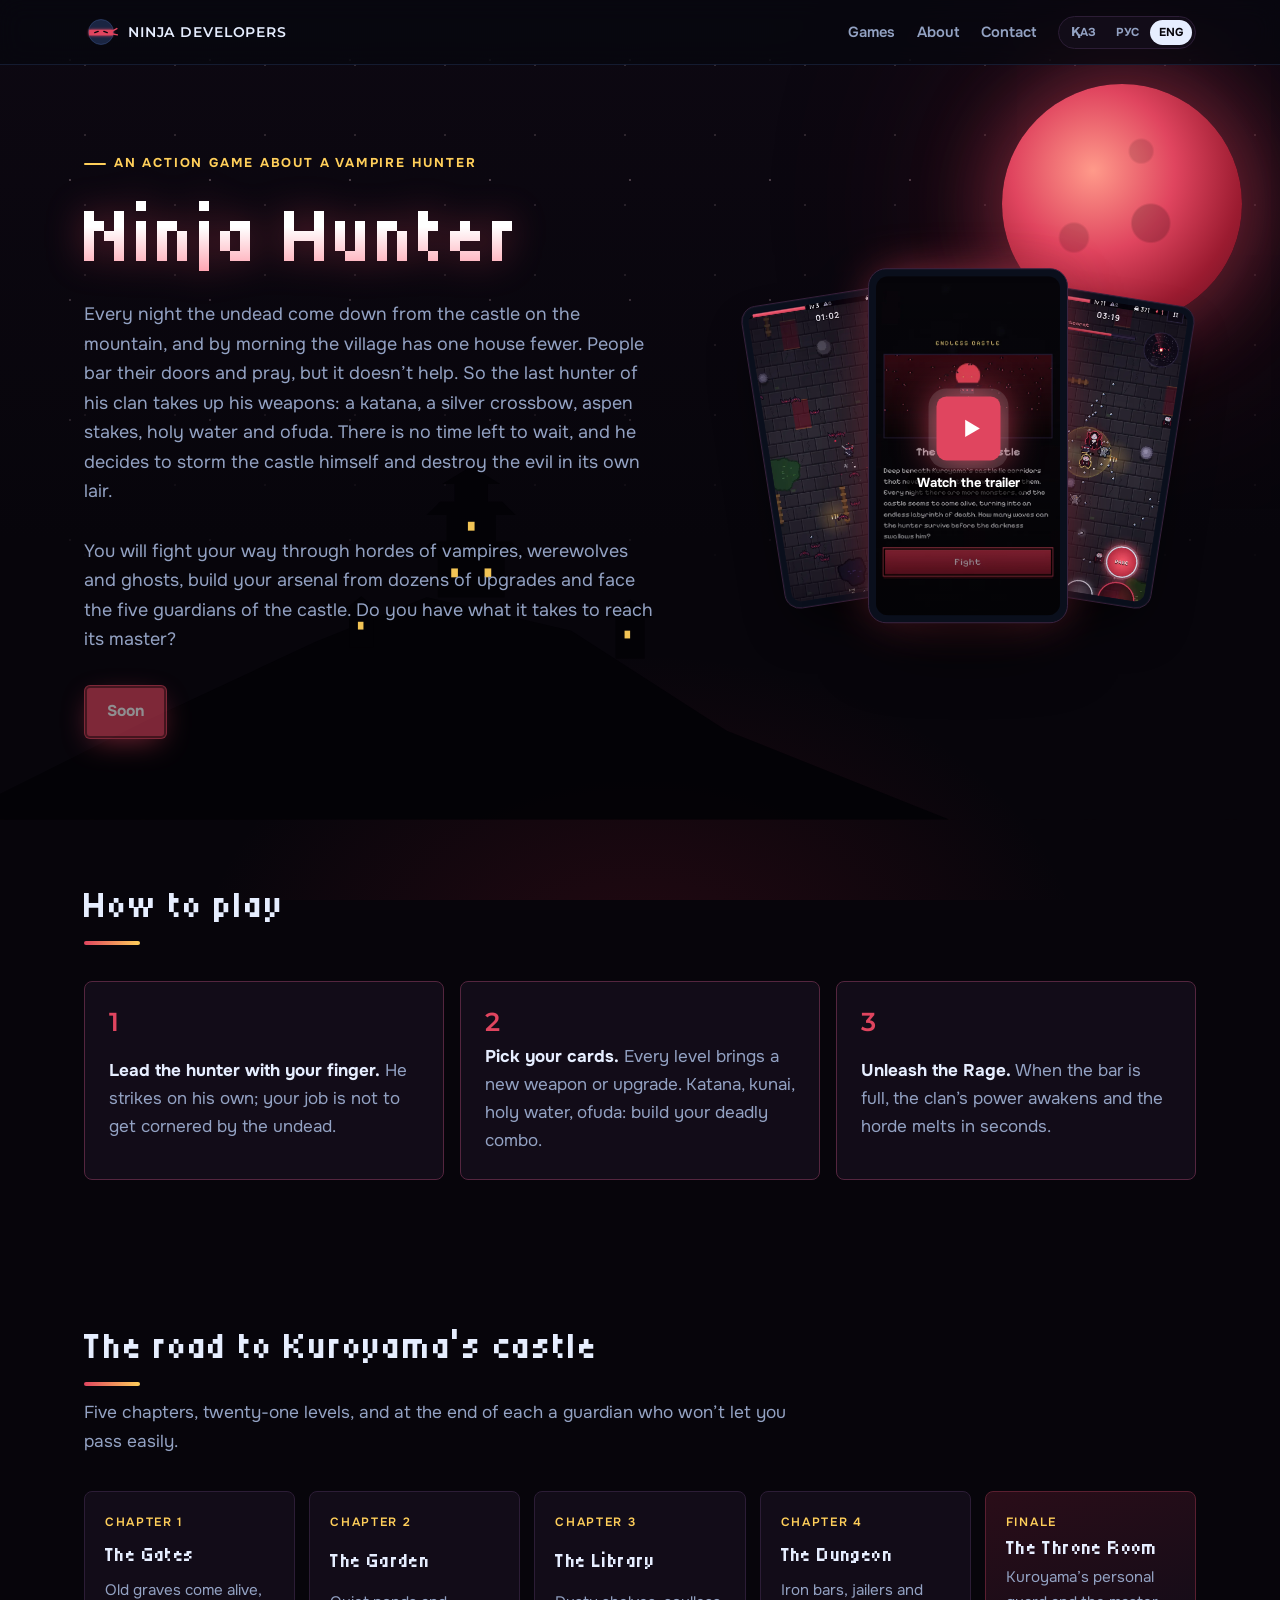
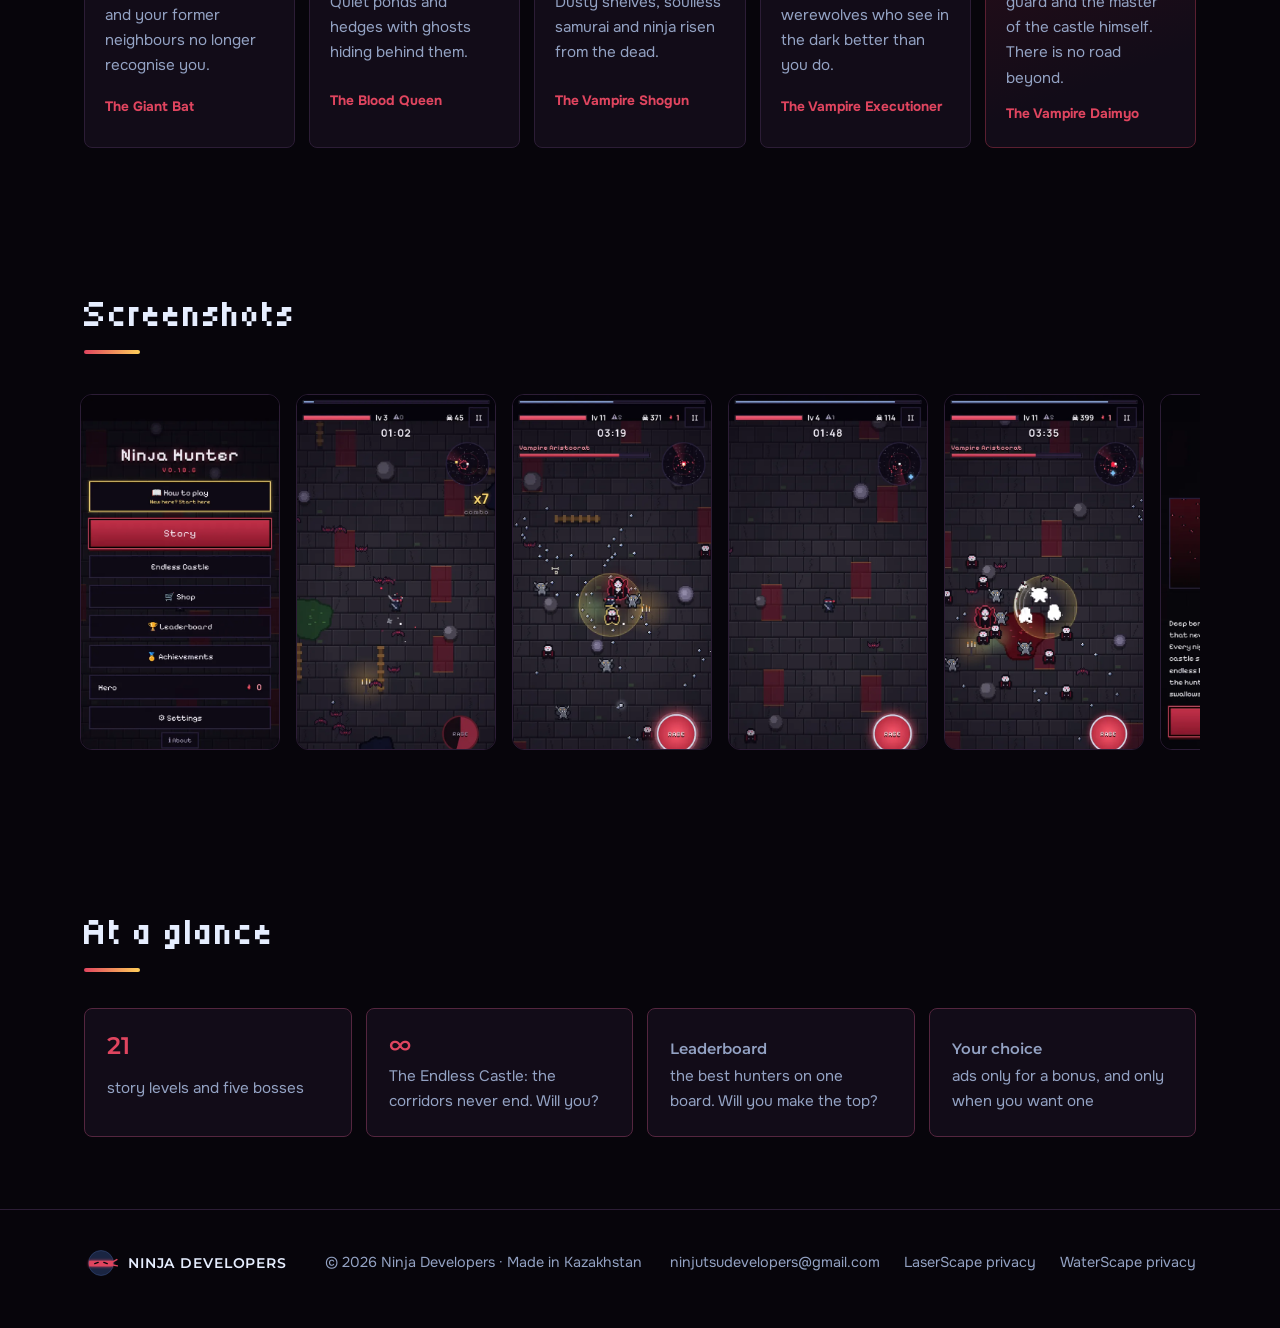
<file: ninja-hunter/index.html>
<!DOCTYPE html>
<html lang="en" data-l="en"><head><meta charset="utf-8"><meta name="viewport" content="width=device-width,initial-scale=1,viewport-fit=cover">
<link rel="preconnect" href="https://fonts.googleapis.com"><link rel="preconnect" href="https://fonts.gstatic.com" crossorigin>
<link rel="stylesheet" href="https://fonts.googleapis.com/css2?family=Montserrat:wght@600;700;800&family=Onest:wght@400;600;700;800&family=Tiny5&display=swap">
<link rel="stylesheet" href="/style.css"><link rel="icon" href="/img/logo.svg" type="image/svg+xml"><meta name="theme-color" content="#06080f">
<script>document.documentElement.classList.add('js')</script>
<title>Ninja Hunter · Ninja Developers</title>
<link rel="stylesheet" href="https://fonts.googleapis.com/css2?family=Tiny5&display=swap">
<meta name="description" content="Ninja Hunter: the last hunter of the clan goes up against the vampires of Kuroyama's castle. An action game by Ninja Developers.">
</head><body class="g-game g-hunter"><div class="sky"></div><div class="mood hunt-mood" aria-hidden="true"><div class="moon"></div><svg class="castle" viewBox="0 0 900 320" preserveAspectRatio="xMaxYMax meet"><path d="M0 320 L180 230 L330 160 L430 120 L560 150 L700 240 L900 320Z"/>
<path d="M440 120 h60 v-40 h-60z M420 84 h100 l-14 -14 h-72z M448 70 h44 v-26 h-44z M430 46 h80 l-12 -12 h-56z M455 34 h30 v-18 h-30z M444 18 h52 l-26 -16z"/>
<path d="M600 175 h26 v-40 h-26z M592 138 h42 l-21 -16z M360 165 h22 v-34 h-22z M354 133 h34 l-17 -14z"/>
<rect class="win" x="452" y="94" width="6" height="8"/><rect class="win" x="482" y="94" width="6" height="8"/><rect class="win" x="467" y="52" width="6" height="8"/><rect class="win" x="608" y="150" width="5" height="7"/><rect class="win" x="368" y="142" width="5" height="7"/></svg><svg class="bat" viewBox="0 0 60 30" style="--y:14%;--w:46px;--d:22s;--dl:0s"><path d="M30 12c-2-4-6-6-10-5 2 2 2 4 1 6-4-3-11-4-16-1 4 1 7 4 8 8 3-2 7-2 9 1 1-3 4-4 8-3 4-1 7 0 8 3 2-3 6-3 9-1 1-4 4-7 8-8-5-3-12-2-16 1-1-2-1-4 1-6-4-1-8 1-10 5z"/></svg><svg class="bat" viewBox="0 0 60 30" style="--y:22%;--w:34px;--d:28s;--dl:-6s"><path d="M30 12c-2-4-6-6-10-5 2 2 2 4 1 6-4-3-11-4-16-1 4 1 7 4 8 8 3-2 7-2 9 1 1-3 4-4 8-3 4-1 7 0 8 3 2-3 6-3 9-1 1-4 4-7 8-8-5-3-12-2-16 1-1-2-1-4 1-6-4-1-8 1-10 5z"/></svg><svg class="bat" viewBox="0 0 60 30" style="--y:9%;--w:30px;--d:18s;--dl:-11s"><path d="M30 12c-2-4-6-6-10-5 2 2 2 4 1 6-4-3-11-4-16-1 4 1 7 4 8 8 3-2 7-2 9 1 1-3 4-4 8-3 4-1 7 0 8 3 2-3 6-3 9-1 1-4 4-7 8-8-5-3-12-2-16 1-1-2-1-4 1-6-4-1-8 1-10 5z"/></svg><svg class="bat" viewBox="0 0 60 30" style="--y:30%;--w:40px;--d:34s;--dl:-3s"><path d="M30 12c-2-4-6-6-10-5 2 2 2 4 1 6-4-3-11-4-16-1 4 1 7 4 8 8 3-2 7-2 9 1 1-3 4-4 8-3 4-1 7 0 8 3 2-3 6-3 9-1 1-4 4-7 8-8-5-3-12-2-16 1-1-2-1-4 1-6-4-1-8 1-10 5z"/></svg><svg class="bat" viewBox="0 0 60 30" style="--y:18%;--w:26px;--d:24s;--dl:-15s"><path d="M30 12c-2-4-6-6-10-5 2 2 2 4 1 6-4-3-11-4-16-1 4 1 7 4 8 8 3-2 7-2 9 1 1-3 4-4 8-3 4-1 7 0 8 3 2-3 6-3 9-1 1-4 4-7 8-8-5-3-12-2-16 1-1-2-1-4 1-6-4-1-8 1-10 5z"/></svg><svg class="bat" viewBox="0 0 60 30" style="--y:26%;--w:52px;--d:30s;--dl:-20s"><path d="M30 12c-2-4-6-6-10-5 2 2 2 4 1 6-4-3-11-4-16-1 4 1 7 4 8 8 3-2 7-2 9 1 1-3 4-4 8-3 4-1 7 0 8 3 2-3 6-3 9-1 1-4 4-7 8-8-5-3-12-2-16 1-1-2-1-4 1-6-4-1-8 1-10 5z"/></svg><span class="ember" style="--x:0%;--d:7s;--dl:-0.0s"></span><span class="ember" style="--x:37%;--d:10s;--dl:-1.7s"></span><span class="ember" style="--x:74%;--d:13s;--dl:-3.4s"></span><span class="ember" style="--x:11%;--d:9s;--dl:-5.1s"></span><span class="ember" style="--x:48%;--d:12s;--dl:-6.8s"></span><span class="ember" style="--x:85%;--d:8s;--dl:-8.5s"></span><span class="ember" style="--x:22%;--d:11s;--dl:-10.2s"></span><span class="ember" style="--x:59%;--d:7s;--dl:-11.9s"></span><span class="ember" style="--x:96%;--d:10s;--dl:-13.6s"></span><span class="ember" style="--x:33%;--d:13s;--dl:-15.3s"></span><span class="ember" style="--x:70%;--d:9s;--dl:-17.0s"></span><span class="ember" style="--x:7%;--d:12s;--dl:-18.7s"></span><span class="ember" style="--x:44%;--d:8s;--dl:-20.4s"></span><span class="ember" style="--x:81%;--d:11s;--dl:-22.1s"></span><span class="ember" style="--x:18%;--d:7s;--dl:-23.8s"></span><span class="ember" style="--x:55%;--d:10s;--dl:-25.5s"></span></div>
<header><div class="wrap bar"><a class="brand" href="/"><svg viewBox="0 0 120 120" class="ninja" aria-hidden="true"><circle cx="60" cy="60" r="44" class="nh"/><path d="M18 52h84v20H18z" class="nb"/><path d="M98 58l18-10M98 66l20 4" class="nt"/><g class="eyes"><path d="M38 62l12-4M70 58l12 4" class="ne"/></g></svg><span>NINJA DEVELOPERS</span></a>
<nav class="top"><a class="hide-s" href="/#games"><span lang="ru">Игры</span><span lang="en">Games</span><span lang="kk">Ойындар</span></a>
<a class="hide-s" href="/#about"><span lang="ru">О нас</span><span lang="en">About</span><span lang="kk">Біз туралы</span></a>
<a class="hide-s" href="/#contact"><span lang="ru">Контакты</span><span lang="en">Contact</span><span lang="kk">Байланыс</span></a>
<div class="langs" role="group" aria-label="Language"><button data-l="kk">ҚАЗ</button><button data-l="ru">РУС</button><button data-l="en">ENG</button></div></nav></div></header>
<main class="wrap">
<div class="hero"><div style="display:grid;gap:0;justify-items:start">
<span class="eyebrow" lang="ru">Экшен про охотника на вампиров</span><span class="eyebrow" lang="en">An action game about a vampire hunter</span><span class="eyebrow" lang="kk">Вампир аңшысы туралы экшен</span>
<h1 style="margin:16px 0 18px">Ninja Hunter</h1>
<p class="lead" lang="ru">Каждую ночь из замка на горе спускается нежить, и к утру в деревне становится на один дом меньше. Люди запирают двери и молятся, но это не помогает. Тогда за оружие берётся последний охотник своего клана: катана, серебряный арбалет, осиновые колья, святая вода и офуда. Ждать больше нельзя, и он решает сам пойти на штурм замка и уничтожить нечисть в её логове.<br><br>Тебе предстоит пробиться через полчища вампиров, оборотней и призраков, собрать своё оружие из десятков усилений и сразиться с пятью стражами замка. Хватит ли сил дойти до самого хозяина?</p><p class="lead" lang="en">Every night the undead come down from the castle on the mountain, and by morning the village has one house fewer. People bar their doors and pray, but it doesn’t help. So the last hunter of his clan takes up his weapons: a katana, a silver crossbow, aspen stakes, holy water and ofuda. There is no time left to wait, and he decides to storm the castle himself and destroy the evil in its own lair.<br><br>You will fight your way through hordes of vampires, werewolves and ghosts, build your arsenal from dozens of upgrades and face the five guardians of the castle. Do you have what it takes to reach its master?</p><p class="lead" lang="kk">Әр түні таудағы қамалдан өлі жандар түседі, ал таңертең ауылда бір үй кем болады. Адамдар есіктерін бекітіп, дұға оқиды, бірақ бұл көмектеспейді. Сонда руының соңғы аңшысы қаруын қолына алады: катана, күміс арбалет, көктерек қазықтар, қасиетті су және офуда. Енді күтуге болмайды, ол қамалға өзі шабуыл жасап, жын-перілерді өз ұясында жоюды ұйғарады.<br><br>Саған вампирлер, қасқыр-адамдар мен елестердің қалың тобын жарып өту, ондаған күшейтуден қаруыңды жинау және қамалдың бес күзетшісімен шайқасу керек. Қамал иесіне дейін жетуге күшің жете ме?</p>
<div class="btns"><span class="btn primary" aria-disabled="true"><span lang="ru">Скоро</span><span lang="en">Soon</span><span lang="kk">Жақында</span></span></div>
</div>
<div class="phones"><div class="phone p1" aria-hidden="true"><img lang="ru" src="/img/nh-ru-bats.webp" alt="" loading="lazy"><img lang="en" src="/img/nh-en-bats.webp" alt="" loading="lazy"><img lang="kk" src="/img/nh-kk-bats.webp" alt="" loading="lazy"></div><div class="phone p2" data-trailer="ninjahunter"><img lang="ru" src="/img/nh-ru-endless.webp" alt="" loading="lazy"><img lang="en" src="/img/nh-en-endless.webp" alt="" loading="lazy"><img lang="kk" src="/img/nh-kk-endless.webp" alt="" loading="lazy"><button class="tplay" type="button"><svg viewBox="0 0 24 24" fill="currentColor" aria-hidden="true"><path d="M8 5.5v13l11-6.5z"/></svg><span lang="ru">Смотреть трейлер</span><span lang="en">Watch the trailer</span><span lang="kk">Трейлерді көру</span></button></div><div class="phone p3" aria-hidden="true"><img lang="ru" src="/img/nh-ru-elite.webp" alt="" loading="lazy"><img lang="en" src="/img/nh-en-elite.webp" alt="" loading="lazy"><img lang="kk" src="/img/nh-kk-elite.webp" alt="" loading="lazy"></div></div>
</div>

<section><div class="sh rv"><h2 lang="ru">Как играть</h2><h2 lang="en">How to play</h2><h2 lang="kk">Қалай ойнау керек</h2></div>
<ol class="steps">
<li class="rv"><span lang="ru"><b>Веди охотника пальцем.</b> Бьёт он сам, а твоё дело не дать нечисти зажать тебя в угол.</span><span lang="en"><b>Lead the hunter with your finger.</b> He strikes on his own; your job is not to get cornered by the undead.</span><span lang="kk"><b>Аңшыны саусағыңмен жүргіз.</b> Ол өзі соғады, ал сенің ісің жын-перілерге бұрышқа қамалып қалмау.</span></li>
<li class="rv"><span lang="ru"><b>Выбирай карты.</b> Каждый уровень даёт новое оружие или усиление. Катана, кунаи, святая вода, офуда: собери свою смертельную связку.</span><span lang="en"><b>Pick your cards.</b> Every level brings a new weapon or upgrade. Katana, kunai, holy water, ofuda: build your deadly combo.</span><span lang="kk"><b>Карталарды таңда.</b> Әр деңгей жаңа қару не күшейту береді. Катана, кунай, қасиетті су, офуда: өзіңнің қатерлі жиынтығыңды жина.</span></li>
<li class="rv"><span lang="ru"><b>Выпусти Ярость.</b> Когда шкала полна, просыпается сила клана, и толпа тает за пару секунд.</span><span lang="en"><b>Unleash the Rage.</b> When the bar is full, the clan’s power awakens and the horde melts in seconds.</span><span lang="kk"><b>Ашуды босат.</b> Шкала толғанда рудың күші оянады, ал топ бірнеше секундта ериді.</span></li>
</ol></section>

<section><div class="sh rv"><h2 lang="ru">Путь к замку Куроямы</h2><h2 lang="en">The road to Kuroyama’s castle</h2><h2 lang="kk">Курояма қамалына жол</h2><p lang="ru">Пять глав, двадцать один уровень, и в конце каждой главы страж, который просто так не пропустит.</p><p lang="en">Five chapters, twenty-one levels, and at the end of each a guardian who won’t let you pass easily.</p><p lang="kk">Бес тарау, жиырма бір деңгей, әр тараудың соңында оңайлықпен өткізбейтін күзетші.</p></div>
<div class="chapters">
<div class="chap rv"><span class="n"><span lang="ru">Глава 1</span><span lang="en">Chapter 1</span><span lang="kk">1-тарау</span></span><h3 lang="ru">Ворота</h3><h3 lang="en">The Gates</h3><h3 lang="kk">Қақпа</h3><p lang="ru">Старые могилы оживают, а бывшие соседи тебя уже не узнают.</p><p lang="en">Old graves come alive, and your former neighbours no longer recognise you.</p><p lang="kk">Ескі зираттар тіріледі, ал бұрынғы көршілер сені енді танымайды.</p><span class="boss"><span lang="ru">Гигантская летучая мышь</span><span lang="en">The Giant Bat</span><span lang="kk">Алып жарқанат</span></span></div>
<div class="chap rv"><span class="n"><span lang="ru">Глава 2</span><span lang="en">Chapter 2</span><span lang="kk">2-тарау</span></span><h3 lang="ru">Сад</h3><h3 lang="en">The Garden</h3><h3 lang="kk">Бақ</h3><p lang="ru">Тихие пруды и живые изгороди, за которыми прячутся призраки.</p><p lang="en">Quiet ponds and hedges with ghosts hiding behind them.</p><p lang="kk">Тымық тоғандар және артында елестер тығылған тірі қоршаулар.</p><span class="boss"><span lang="ru">Кровавая Королева</span><span lang="en">The Blood Queen</span><span lang="kk">Қанды Патшайым</span></span></div>
<div class="chap rv"><span class="n"><span lang="ru">Глава 3</span><span lang="en">Chapter 3</span><span lang="kk">3-тарау</span></span><h3 lang="ru">Библиотека</h3><h3 lang="en">The Library</h3><h3 lang="kk">Кітапхана</h3><p lang="ru">Пыльные полки, самураи без души и ниндзя, восставшие из мёртвых.</p><p lang="en">Dusty shelves, soulless samurai and ninja risen from the dead.</p><p lang="kk">Шаңды сөрелер, жансыз самурайлар және өлімнен тірілген ниндзялар.</p><span class="boss"><span lang="ru">Вампир-сёгун</span><span lang="en">The Vampire Shogun</span><span lang="kk">Вампир-сёгун</span></span></div>
<div class="chap rv"><span class="n"><span lang="ru">Глава 4</span><span lang="en">Chapter 4</span><span lang="kk">4-тарау</span></span><h3 lang="ru">Подземелье</h3><h3 lang="en">The Dungeon</h3><h3 lang="kk">Зындан</h3><p lang="ru">Решётки, тюремщики и оборотни, которые видят в темноте лучше тебя.</p><p lang="en">Iron bars, jailers and werewolves who see in the dark better than you do.</p><p lang="kk">Торлар, түрме күзетшілері және қараңғыда сенен жақсы көретін қасқыр-адамдар.</p><span class="boss"><span lang="ru">Вампир-палач</span><span lang="en">The Vampire Executioner</span><span lang="kk">Вампир-жендет</span></span></div>
<div class="chap final rv"><span class="n"><span lang="ru">Финал</span><span lang="en">Finale</span><span lang="kk">Финал</span></span><h3 lang="ru">Тронный зал</h3><h3 lang="en">The Throne Room</h3><h3 lang="kk">Тақ залы</h3><p lang="ru">Личная стража Куроямы и сам хозяин замка. Дальше пути нет.</p><p lang="en">Kuroyama’s personal guard and the master of the castle himself. There is no road beyond.</p><p lang="kk">Курояманың жеке күзеті және қамал иесінің өзі. Ары қарай жол жоқ.</p><span class="boss"><span lang="ru">Вампир-даймё</span><span lang="en">The Vampire Daimyo</span><span lang="kk">Вампир-даймё</span></span></div>
</div></section>

<section><div class="sh rv"><h2 lang="ru">Скриншоты</h2><h2 lang="en">Screenshots</h2><h2 lang="kk">Скриншоттар</h2></div>
<div class="gallery" lang="ru"><img src="/img/nh-ru-menu.webp" alt="" loading="lazy"><img src="/img/nh-ru-bats.webp" alt="" loading="lazy"><img src="/img/nh-ru-elite.webp" alt="" loading="lazy"><img src="/img/nh-ru-fight.webp" alt="" loading="lazy"><img src="/img/nh-ru-rage.webp" alt="" loading="lazy"><img src="/img/nh-ru-endless.webp" alt="" loading="lazy"></div><div class="gallery" lang="en"><img src="/img/nh-en-menu.webp" alt="" loading="lazy"><img src="/img/nh-en-bats.webp" alt="" loading="lazy"><img src="/img/nh-en-elite.webp" alt="" loading="lazy"><img src="/img/nh-en-fight.webp" alt="" loading="lazy"><img src="/img/nh-en-rage.webp" alt="" loading="lazy"><img src="/img/nh-en-endless.webp" alt="" loading="lazy"></div><div class="gallery" lang="kk"><img src="/img/nh-kk-menu.webp" alt="" loading="lazy"><img src="/img/nh-kk-bats.webp" alt="" loading="lazy"><img src="/img/nh-kk-elite.webp" alt="" loading="lazy"><img src="/img/nh-kk-fight.webp" alt="" loading="lazy"><img src="/img/nh-kk-rage.webp" alt="" loading="lazy"><img src="/img/nh-kk-endless.webp" alt="" loading="lazy"></div>
</section>

<section><div class="sh rv"><h2 lang="ru">Коротко</h2><h2 lang="en">At a glance</h2><h2 lang="kk">Қысқаша</h2></div>
<div class="facts">
<div class="fact rv"><b>21</b><span lang="ru">уровень сюжета и пять боссов</span><span lang="en">story levels and five bosses</span><span lang="kk">сюжет деңгейі және бес бас</span></div>
<div class="fact rv"><b>∞</b><span lang="ru">Бесконечный замок: коридоры не кончаются. А ты?</span><span lang="en">The Endless Castle: the corridors never end. Will you?</span><span lang="kk">Шексіз қамал: дәліздер бітпейді. Ал сен ше?</span></div>
<div class="fact rv"><b><span lang="ru">Рейтинг</span><span lang="en">Leaderboard</span><span lang="kk">Рейтинг</span></b><span lang="ru">лучшие охотники в одной таблице. Попадёшь в топ?</span><span lang="en">the best hunters on one board. Will you make the top?</span><span lang="kk">үздік аңшылар бір кестеде. Топқа кіресің бе?</span></div>
<div class="fact rv"><b><span lang="ru">По желанию</span><span lang="en">Your choice</span><span lang="kk">Қалауыңша</span></b><span lang="ru">реклама только за бонус, и только когда сам захочешь</span><span lang="en">ads only for a bonus, and only when you want one</span><span lang="kk">жарнама тек бонус үшін және тек өзің қалағанда</span></div>
</div>
</section>
</main>
<footer><div class="wrap"><a class="brand" href="/"><svg viewBox="0 0 120 120" class="ninja" aria-hidden="true"><circle cx="60" cy="60" r="44" class="nh"/><path d="M18 52h84v20H18z" class="nb"/><path d="M98 58l18-10M98 66l20 4" class="nt"/><g class="eyes"><path d="M38 62l12-4M70 58l12 4" class="ne"/></g></svg><span>NINJA DEVELOPERS</span></a>
<span>© 2026 Ninja Developers · <span lang="ru">Сделано в Казахстане</span><span lang="en">Made in Kazakhstan</span><span lang="kk">Қазақстанда жасалған</span></span>
<span class="links"><a href="mailto:ninjutsudevelopers@gmail.com">ninjutsudevelopers@gmail.com</a>
<a href="/privacy/laserscape.html"><span lang="ru">Политика LaserScape</span><span lang="en">LaserScape privacy</span><span lang="kk">LaserScape құпиялылығы</span></a>
<a href="/privacy/waterscape.html"><span lang="ru">Политика WaterScape</span><span lang="en">WaterScape privacy</span><span lang="kk">WaterScape құпиялылығы</span></a></span>
</div></footer><script src="/site.js"></script>
</body></html>
</file>
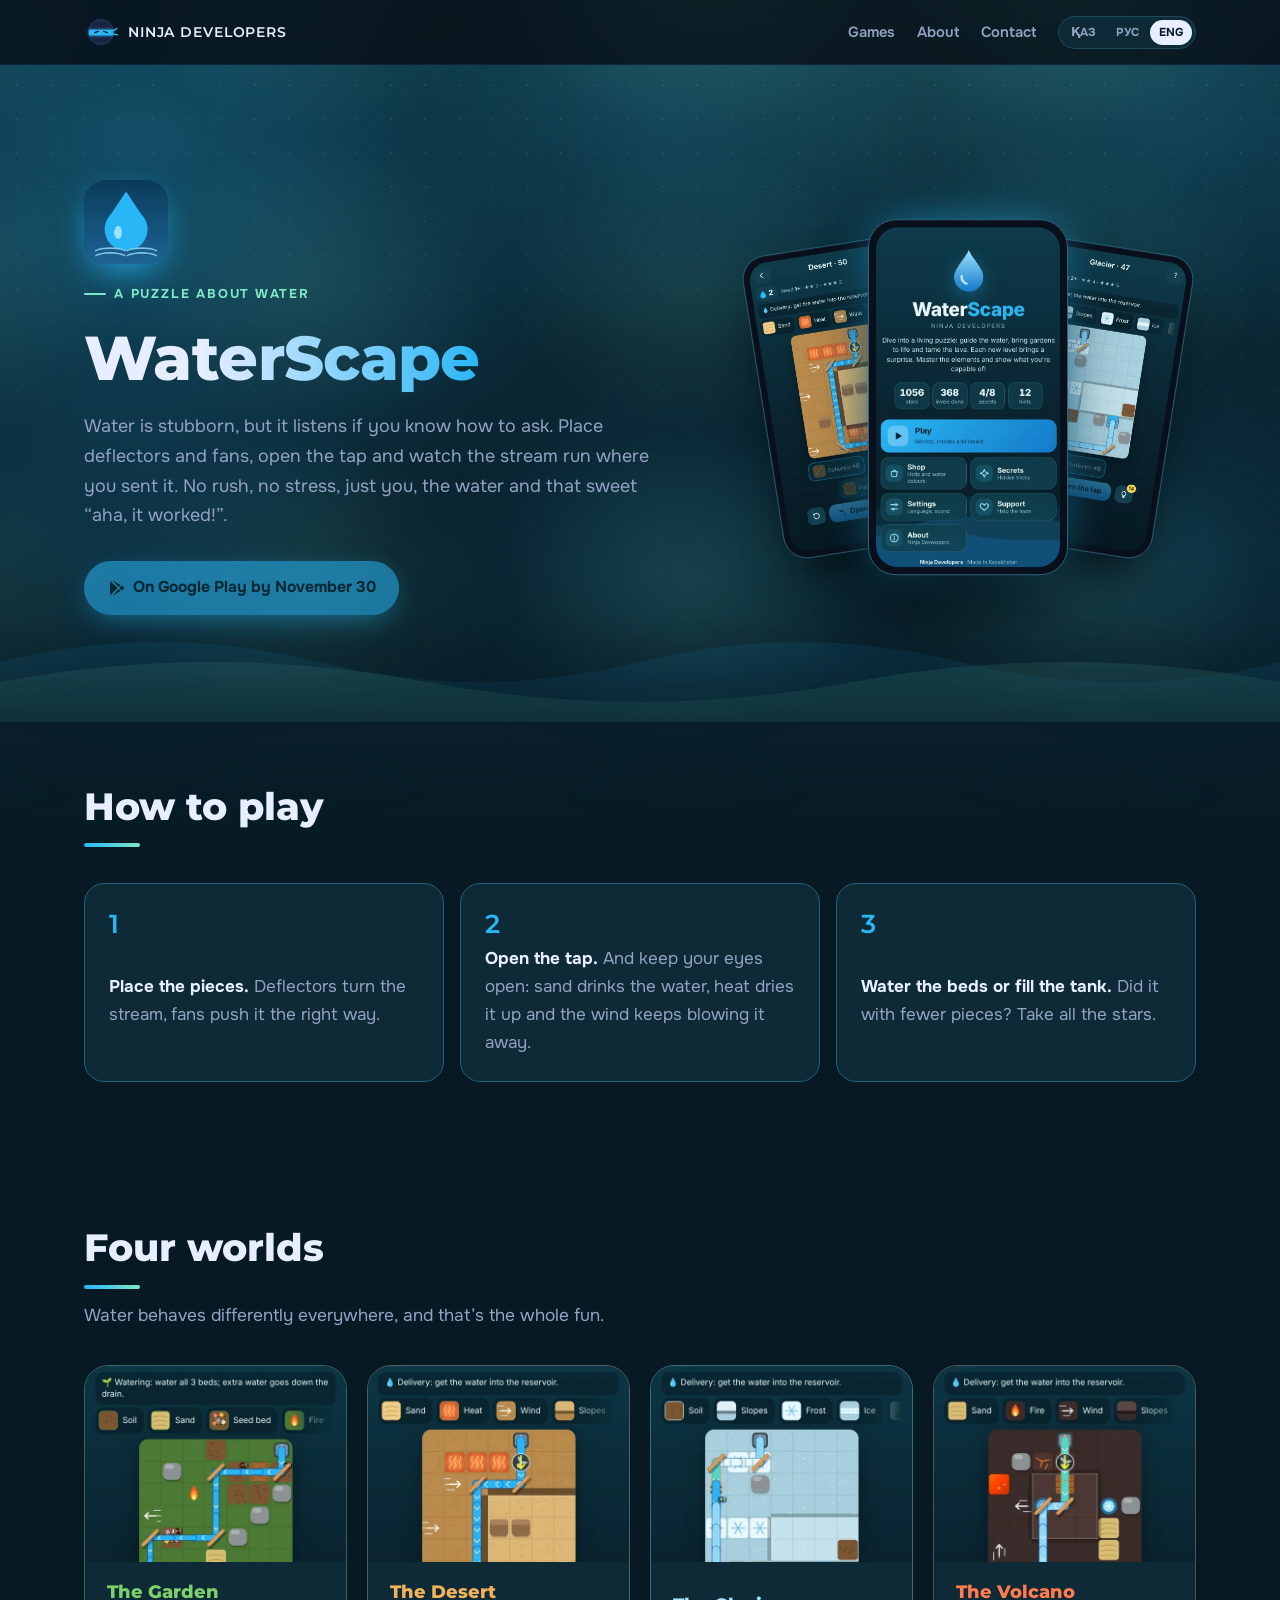
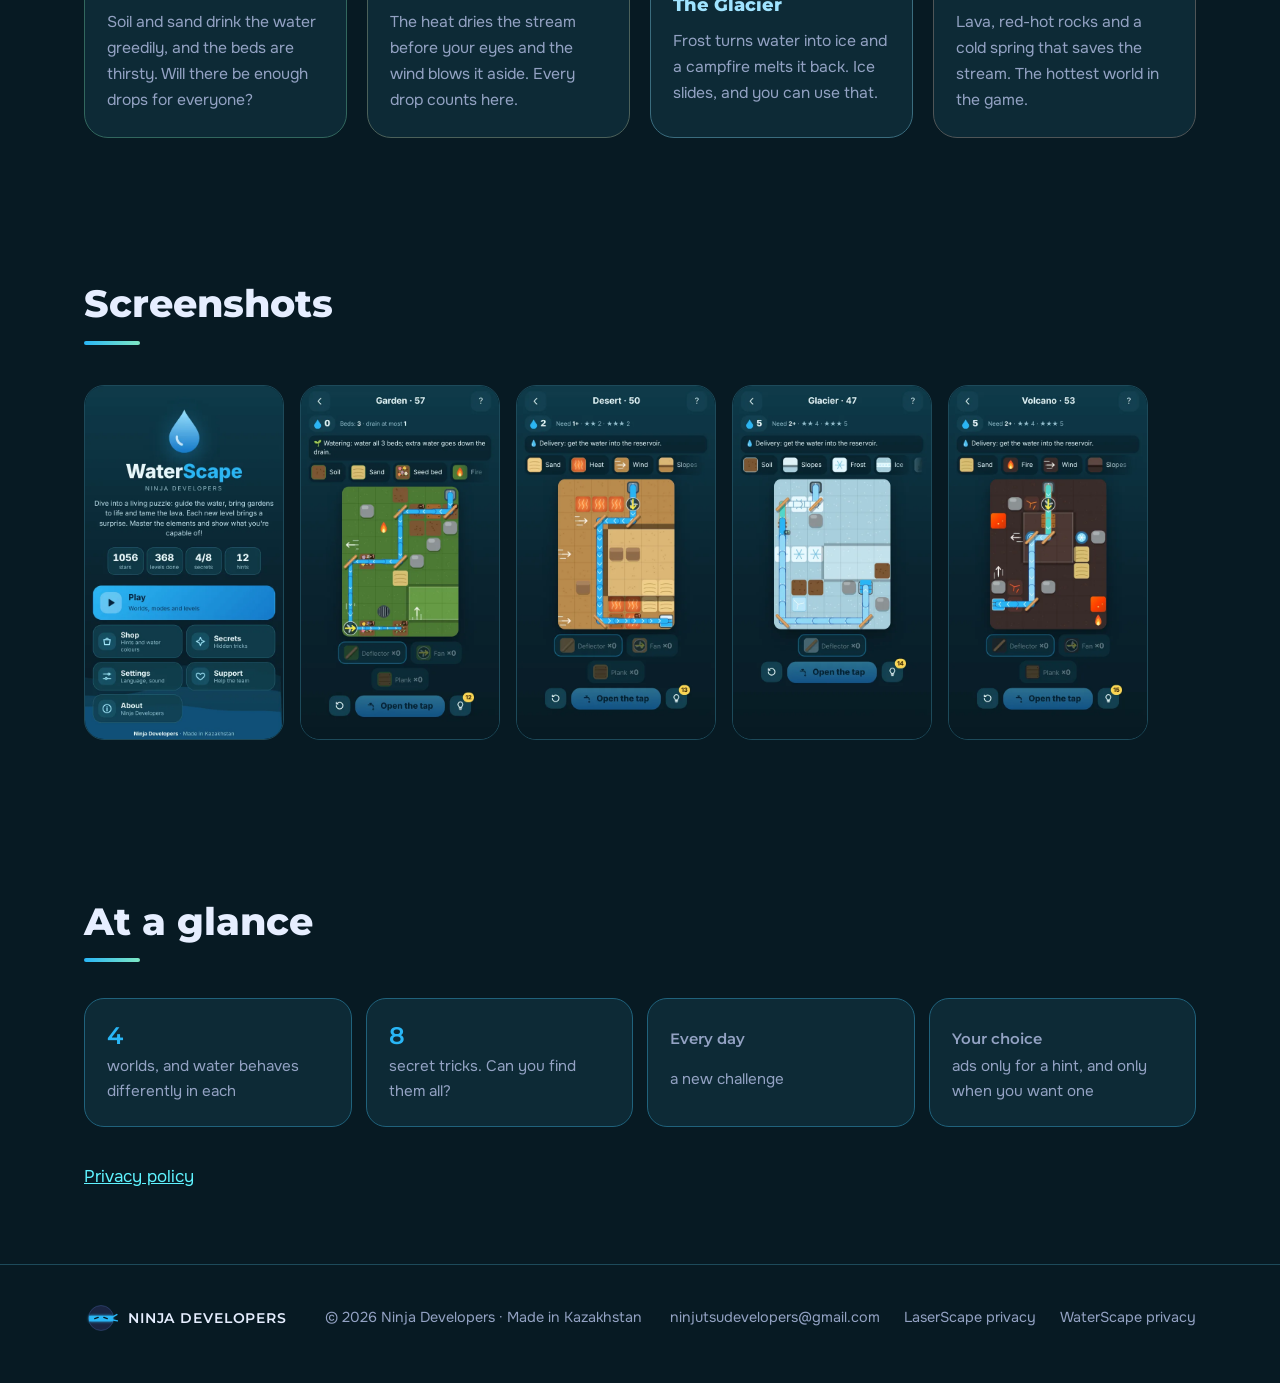
<file: waterscape/index.html>
<!DOCTYPE html>
<html lang="en" data-l="en"><head><meta charset="utf-8"><meta name="viewport" content="width=device-width,initial-scale=1,viewport-fit=cover">
<link rel="preconnect" href="https://fonts.googleapis.com"><link rel="preconnect" href="https://fonts.gstatic.com" crossorigin>
<link rel="stylesheet" href="https://fonts.googleapis.com/css2?family=Montserrat:wght@600;700;800&family=Onest:wght@400;600;700;800&family=Tiny5&display=swap">
<link rel="stylesheet" href="/style.css"><link rel="icon" href="/img/logo.svg" type="image/svg+xml"><meta name="theme-color" content="#06080f">
<script>document.documentElement.classList.add('js')</script>
<title>WaterScape: a calm puzzle about water · Ninja Developers</title>

<meta name="description" content="WaterScape: place deflectors and fans, open the tap and lead the water through a garden, a desert, a glacier and a volcano. A calm puzzle by Ninja Developers.">
<meta property="og:title" content="WaterScape"><meta property="og:description" content="A calm puzzle about water by Ninja Developers.">
</head><body class="g-game g-water"><div class="sky"></div><div class="mood water-mood" aria-hidden="true"><div class="caustic"></div><span class="bub" style="--x:6%;--s:8px;--d:9s;--dl:-0.0s"></span><span class="bub" style="--x:14%;--s:15px;--d:14s;--dl:-2.3s"></span><span class="bub" style="--x:23%;--s:22px;--d:9s;--dl:-4.6s"></span><span class="bub" style="--x:31%;--s:29px;--d:14s;--dl:-6.9s"></span><span class="bub" style="--x:42%;--s:14px;--d:9s;--dl:-9.2s"></span><span class="bub" style="--x:55%;--s:21px;--d:14s;--dl:-11.5s"></span><span class="bub" style="--x:63%;--s:28px;--d:9s;--dl:-13.8s"></span><span class="bub" style="--x:71%;--s:13px;--d:14s;--dl:-16.1s"></span><span class="bub" style="--x:80%;--s:20px;--d:9s;--dl:-18.4s"></span><span class="bub" style="--x:88%;--s:27px;--d:14s;--dl:-20.7s"></span><span class="bub" style="--x:94%;--s:12px;--d:9s;--dl:-23.0s"></span><span class="bub" style="--x:48%;--s:19px;--d:14s;--dl:-25.3s"></span><span class="bub" style="--x:36%;--s:26px;--d:9s;--dl:-27.6s"></span><span class="bub" style="--x:18%;--s:11px;--d:14s;--dl:-29.9s"></span><div class="waves">
<svg class="w2" viewBox="0 0 2880 120" preserveAspectRatio="none"><path fill="rgba(41,182,246,.18)" d="M0 60 Q 180 20 360 60 T 720 60 T 1080 60 T 1440 60 T 1800 60 T 2160 60 T 2520 60 T 2880 60 V120 H0Z"/></svg>
<svg viewBox="0 0 2880 120" preserveAspectRatio="none"><path fill="rgba(126,232,196,.12)" d="M0 80 Q 240 40 480 80 T 960 80 T 1440 80 T 1920 80 T 2400 80 T 2880 80 V120 H0Z"/></svg>
</div></div>
<header><div class="wrap bar"><a class="brand" href="/"><svg viewBox="0 0 120 120" class="ninja" aria-hidden="true"><circle cx="60" cy="60" r="44" class="nh"/><path d="M18 52h84v20H18z" class="nb"/><path d="M98 58l18-10M98 66l20 4" class="nt"/><g class="eyes"><path d="M38 62l12-4M70 58l12 4" class="ne"/></g></svg><span>NINJA DEVELOPERS</span></a>
<nav class="top"><a class="hide-s" href="/#games"><span lang="ru">Игры</span><span lang="en">Games</span><span lang="kk">Ойындар</span></a>
<a class="hide-s" href="/#about"><span lang="ru">О нас</span><span lang="en">About</span><span lang="kk">Біз туралы</span></a>
<a class="hide-s" href="/#contact"><span lang="ru">Контакты</span><span lang="en">Contact</span><span lang="kk">Байланыс</span></a>
<div class="langs" role="group" aria-label="Language"><button data-l="kk">ҚАЗ</button><button data-l="ru">РУС</button><button data-l="en">ENG</button></div></nav></div></header>
<main class="wrap">
<div class="hero"><div style="display:grid;gap:0;justify-items:start">
<img src="/img/waterscape-icon.png" alt="WaterScape" style="width:84px;height:84px;border-radius:22px;margin-bottom:20px;box-shadow:0 12px 36px -10px #29b6f6">
<span class="eyebrow" lang="ru">Головоломка про воду</span><span class="eyebrow" lang="en">A puzzle about water</span><span class="eyebrow" lang="kk">Су туралы басқатырғыш</span>
<h1 style="margin-bottom:18px">WaterScape</h1>
<p class="lead" lang="ru">Вода упрямая, но послушная, если знать подход. Расставь отбойники и вентиляторы, открой кран и смотри, как поток бежит туда, куда ты его направил. Без спешки и нервов, только ты, вода и приятное «ага, получилось!».</p><p class="lead" lang="en">Water is stubborn, but it listens if you know how to ask. Place deflectors and fans, open the tap and watch the stream run where you sent it. No rush, no stress, just you, the water and that sweet “aha, it worked!”.</p><p class="lead" lang="kk">Су қыңыр, бірақ тәсілін білсең, тіл алады. Бағыттағыштар мен желдеткіштерді қой, кранды аш та, ағынның сен бағыттаған жаққа жүгіргенін көр. Асығыссыз, жүйкесіз, тек сен, су және «әһә, шықты!» деген рахат сезім.</p>
<div class="btns"><a class="btn primary" href="https://play.google.com/store/apps/details?id=com.ninjadev.vodnykanal" aria-disabled="true" data-play><svg viewBox="0 0 24 24" fill="currentColor"><path d="M4 2.5v19l10-9.5zM15.5 13.5l2.6 2.5-11 6.2zM15.5 10.5L7.1 1.8l11 6.2zM19.2 9l3 1.7c.9.5.9 2.1 0 2.6l-3 1.7-2.9-3z"/></svg><span lang="ru">В Google Play до 30 ноября</span><span lang="en">On Google Play by November 30</span><span lang="kk">30 қарашаға дейін Google Play-де</span></a></div>
</div>
<div class="phones" aria-hidden="true"><div class="phone p1"><img lang="ru" src="/img/ws-ru-desert.webp" alt="" loading="lazy"><img lang="en" src="/img/ws-en-desert.webp" alt="" loading="lazy"><img lang="kk" src="/img/ws-ru-desert.webp" alt="" loading="lazy"></div><div class="phone p2"><img lang="ru" src="/img/ws-ru-home.webp" alt="" loading="lazy"><img lang="en" src="/img/ws-en-home.webp" alt="" loading="lazy"><img lang="kk" src="/img/ws-ru-home.webp" alt="" loading="lazy"></div><div class="phone p3"><img lang="ru" src="/img/ws-ru-glacier.webp" alt="" loading="lazy"><img lang="en" src="/img/ws-en-glacier.webp" alt="" loading="lazy"><img lang="kk" src="/img/ws-ru-glacier.webp" alt="" loading="lazy"></div></div>
</div>

<section><div class="sh rv"><h2 lang="ru">Как играть</h2><h2 lang="en">How to play</h2><h2 lang="kk">Қалай ойнау керек</h2></div>
<ol class="steps">
<li class="rv"><span lang="ru"><b>Расставь детали.</b> Отбойники поворачивают поток, вентиляторы подгоняют его в нужную сторону.</span><span lang="en"><b>Place the pieces.</b> Deflectors turn the stream, fans push it the right way.</span><span lang="kk"><b>Бөлшектерді қой.</b> Бағыттағыштар ағынды бұрады, желдеткіштер оны керек жаққа айдайды.</span></li>
<li class="rv"><span lang="ru"><b>Открой кран.</b> И смотри в оба: песок пьёт воду, жара её сушит, а ветер так и норовит сдуть.</span><span lang="en"><b>Open the tap.</b> And keep your eyes open: sand drinks the water, heat dries it up and the wind keeps blowing it away.</span><span lang="kk"><b>Кранды аш.</b> Абай бол: құм суды ішеді, ыстық кептіреді, ал жел ұшырып әкетуге тырысады.</span></li>
<li class="rv"><span lang="ru"><b>Полей грядки или наполни бак.</b> Справился меньшим числом деталей? Забирай все звёзды.</span><span lang="en"><b>Water the beds or fill the tank.</b> Did it with fewer pieces? Take all the stars.</span><span lang="kk"><b>Жүйектерді суар немесе бакты толтыр.</b> Аз бөлшекпен шештің бе? Барлық жұлдызды ал.</span></li>
</ol></section>

<section><div class="sh rv"><h2 lang="ru">Четыре мира</h2><h2 lang="en">Four worlds</h2><h2 lang="kk">Төрт әлем</h2><p lang="ru">Вода везде ведёт себя по-разному, и в этом весь интерес.</p><p lang="en">Water behaves differently everywhere, and that’s the whole fun.</p><p lang="kk">Су әр жерде әртүрлі әрекет етеді, бар қызығы да осында.</p></div>
<div class="worlds">
<div class="world garden rv"><img lang="ru" src="/img/ws-ru-garden.webp" alt="" loading="lazy"><img lang="en" src="/img/ws-en-garden.webp" alt="" loading="lazy"><img lang="kk" src="/img/ws-ru-garden.webp" alt="" loading="lazy"><div><h3 lang="ru">Сад</h3><h3 lang="en">The Garden</h3><h3 lang="kk">Бақ</h3><p lang="ru">Почва и песок жадно пьют воду, а грядки ждут полива. Хватит ли капель на всех?</p><p lang="en">Soil and sand drink the water greedily, and the beds are thirsty. Will there be enough drops for everyone?</p><p lang="kk">Топырақ пен құм суды сіміре ішеді, жүйектер суаруды күтеді. Тамшы бәріне жете ме?</p></div></div>
<div class="world desert rv"><img lang="ru" src="/img/ws-ru-desert.webp" alt="" loading="lazy"><img lang="en" src="/img/ws-en-desert.webp" alt="" loading="lazy"><img lang="kk" src="/img/ws-ru-desert.webp" alt="" loading="lazy"><div><h3 lang="ru">Пустыня</h3><h3 lang="en">The Desert</h3><h3 lang="kk">Шөл</h3><p lang="ru">Жара сушит поток прямо на глазах, а ветер сносит его в сторону. Здесь каждая капля на счету.</p><p lang="en">The heat dries the stream before your eyes and the wind blows it aside. Every drop counts here.</p><p lang="kk">Ыстық ағынды көз алдыңда кептіреді, жел оны шетке ығыстырады. Мұнда әр тамшы есепте.</p></div></div>
<div class="world glacier rv"><img lang="ru" src="/img/ws-ru-glacier.webp" alt="" loading="lazy"><img lang="en" src="/img/ws-en-glacier.webp" alt="" loading="lazy"><img lang="kk" src="/img/ws-ru-glacier.webp" alt="" loading="lazy"><div><h3 lang="ru">Ледник</h3><h3 lang="en">The Glacier</h3><h3 lang="kk">Мұздық</h3><p lang="ru">Мороз превращает воду в лёд, а костёр растапливает его обратно. Лёд скользит, и это можно использовать.</p><p lang="en">Frost turns water into ice and a campfire melts it back. Ice slides, and you can use that.</p><p lang="kk">Аяз суды мұзға айналдырады, ал от оны қайта ерітеді. Мұз сырғанайды, мұны пайдалануға болады.</p></div></div>
<div class="world volcano rv"><img lang="ru" src="/img/ws-ru-volcano.webp" alt="" loading="lazy"><img lang="en" src="/img/ws-en-volcano.webp" alt="" loading="lazy"><img lang="kk" src="/img/ws-ru-volcano.webp" alt="" loading="lazy"><div><h3 lang="ru">Вулкан</h3><h3 lang="en">The Volcano</h3><h3 lang="kk">Жанартау</h3><p lang="ru">Лава, раскалённые камни и холодный родник, который спасает поток. Самый горячий мир игры.</p><p lang="en">Lava, red-hot rocks and a cold spring that saves the stream. The hottest world in the game.</p><p lang="kk">Лава, қызған тастар және ағынды құтқаратын суық бұлақ. Ойындағы ең ыстық әлем.</p></div></div>
</div></section>

<section><div class="sh rv"><h2 lang="ru">Скриншоты</h2><h2 lang="en">Screenshots</h2><h2 lang="kk">Скриншоттар</h2></div>
<div class="gallery" lang="ru"><img src="/img/ws-ru-home.webp" alt="" loading="lazy"><img src="/img/ws-ru-garden.webp" alt="" loading="lazy"><img src="/img/ws-ru-desert.webp" alt="" loading="lazy"><img src="/img/ws-ru-glacier.webp" alt="" loading="lazy"><img src="/img/ws-ru-volcano.webp" alt="" loading="lazy"></div><div class="gallery" lang="en"><img src="/img/ws-en-home.webp" alt="" loading="lazy"><img src="/img/ws-en-garden.webp" alt="" loading="lazy"><img src="/img/ws-en-desert.webp" alt="" loading="lazy"><img src="/img/ws-en-glacier.webp" alt="" loading="lazy"><img src="/img/ws-en-volcano.webp" alt="" loading="lazy"></div><div class="gallery" lang="kk"><img src="/img/ws-ru-home.webp" alt="" loading="lazy"><img src="/img/ws-ru-garden.webp" alt="" loading="lazy"><img src="/img/ws-ru-desert.webp" alt="" loading="lazy"><img src="/img/ws-ru-glacier.webp" alt="" loading="lazy"><img src="/img/ws-ru-volcano.webp" alt="" loading="lazy"></div>
</section>

<section><div class="sh rv"><h2 lang="ru">Коротко</h2><h2 lang="en">At a glance</h2><h2 lang="kk">Қысқаша</h2></div>
<div class="facts">
<div class="fact rv"><b>4</b><span lang="ru">мира, и в каждом вода ведёт себя по-своему</span><span lang="en">worlds, and water behaves differently in each</span><span lang="kk">әлем, әрқайсысында су өзінше әрекет етеді</span></div>
<div class="fact rv"><b>8</b><span lang="ru">секретных приёмов. Найдёшь все?</span><span lang="en">secret tricks. Can you find them all?</span><span lang="kk">құпия айла. Бәрін табасың ба?</span></div>
<div class="fact rv"><b><span lang="ru">Каждый день</span><span lang="en">Every day</span><span lang="kk">Күн сайын</span></b><span lang="ru">новое испытание</span><span lang="en">a new challenge</span><span lang="kk">жаңа сынақ</span></div>
<div class="fact rv"><b><span lang="ru">По желанию</span><span lang="en">Your choice</span><span lang="kk">Қалауыңша</span></b><span lang="ru">реклама только за подсказку, и только когда сам захочешь</span><span lang="en">ads only for a hint, and only when you want one</span><span lang="kk">жарнама тек кеңес үшін және тек өзің қалағанда</span></div>
</div>
<p><a href="/privacy/waterscape.html"><span lang="ru">Политика конфиденциальности</span><span lang="en">Privacy policy</span><span lang="kk">Құпиялылық саясаты</span></a></p>
</section>
</main>
<footer><div class="wrap"><a class="brand" href="/"><svg viewBox="0 0 120 120" class="ninja" aria-hidden="true"><circle cx="60" cy="60" r="44" class="nh"/><path d="M18 52h84v20H18z" class="nb"/><path d="M98 58l18-10M98 66l20 4" class="nt"/><g class="eyes"><path d="M38 62l12-4M70 58l12 4" class="ne"/></g></svg><span>NINJA DEVELOPERS</span></a>
<span>© 2026 Ninja Developers · <span lang="ru">Сделано в Казахстане</span><span lang="en">Made in Kazakhstan</span><span lang="kk">Қазақстанда жасалған</span></span>
<span class="links"><a href="mailto:ninjutsudevelopers@gmail.com">ninjutsudevelopers@gmail.com</a>
<a href="/privacy/laserscape.html"><span lang="ru">Политика LaserScape</span><span lang="en">LaserScape privacy</span><span lang="kk">LaserScape құпиялылығы</span></a>
<a href="/privacy/waterscape.html"><span lang="ru">Политика WaterScape</span><span lang="en">WaterScape privacy</span><span lang="kk">WaterScape құпиялылығы</span></a></span>
</div></footer><script src="/site.js"></script>
</body></html>
</file>
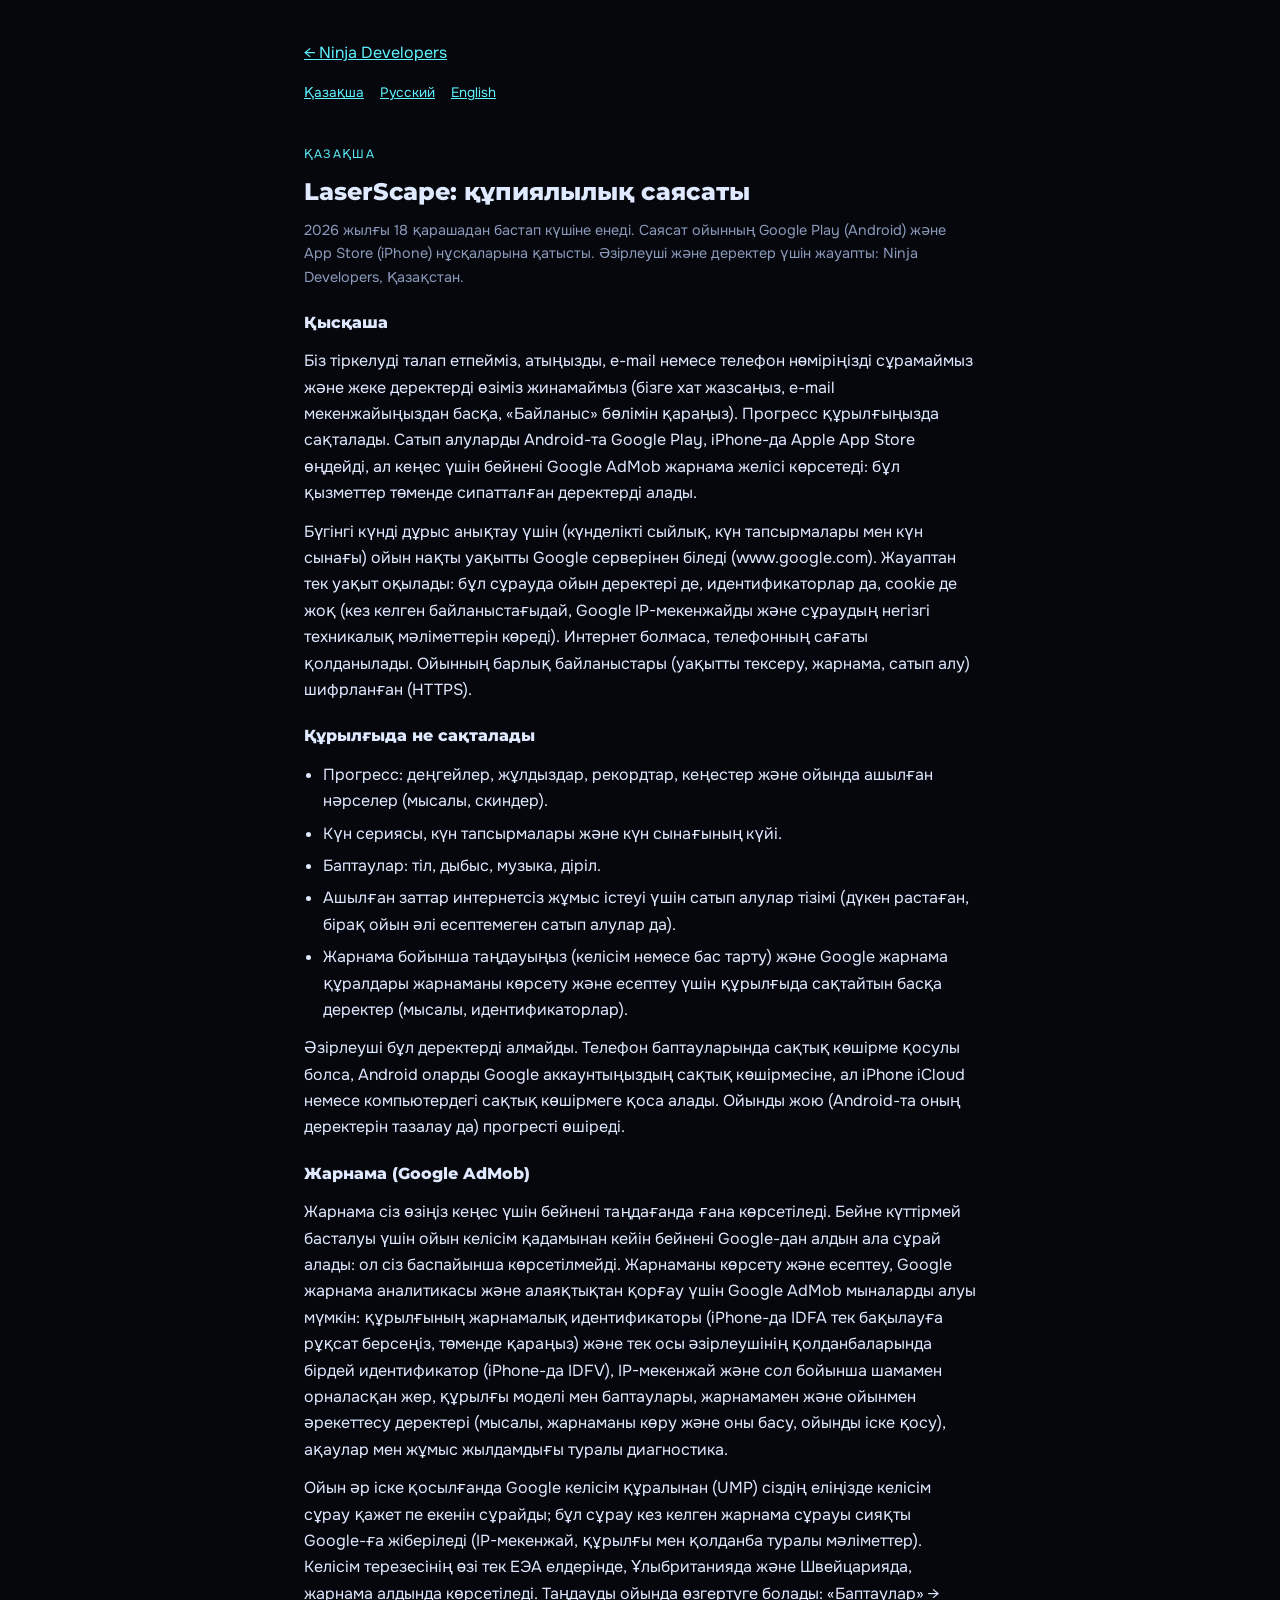
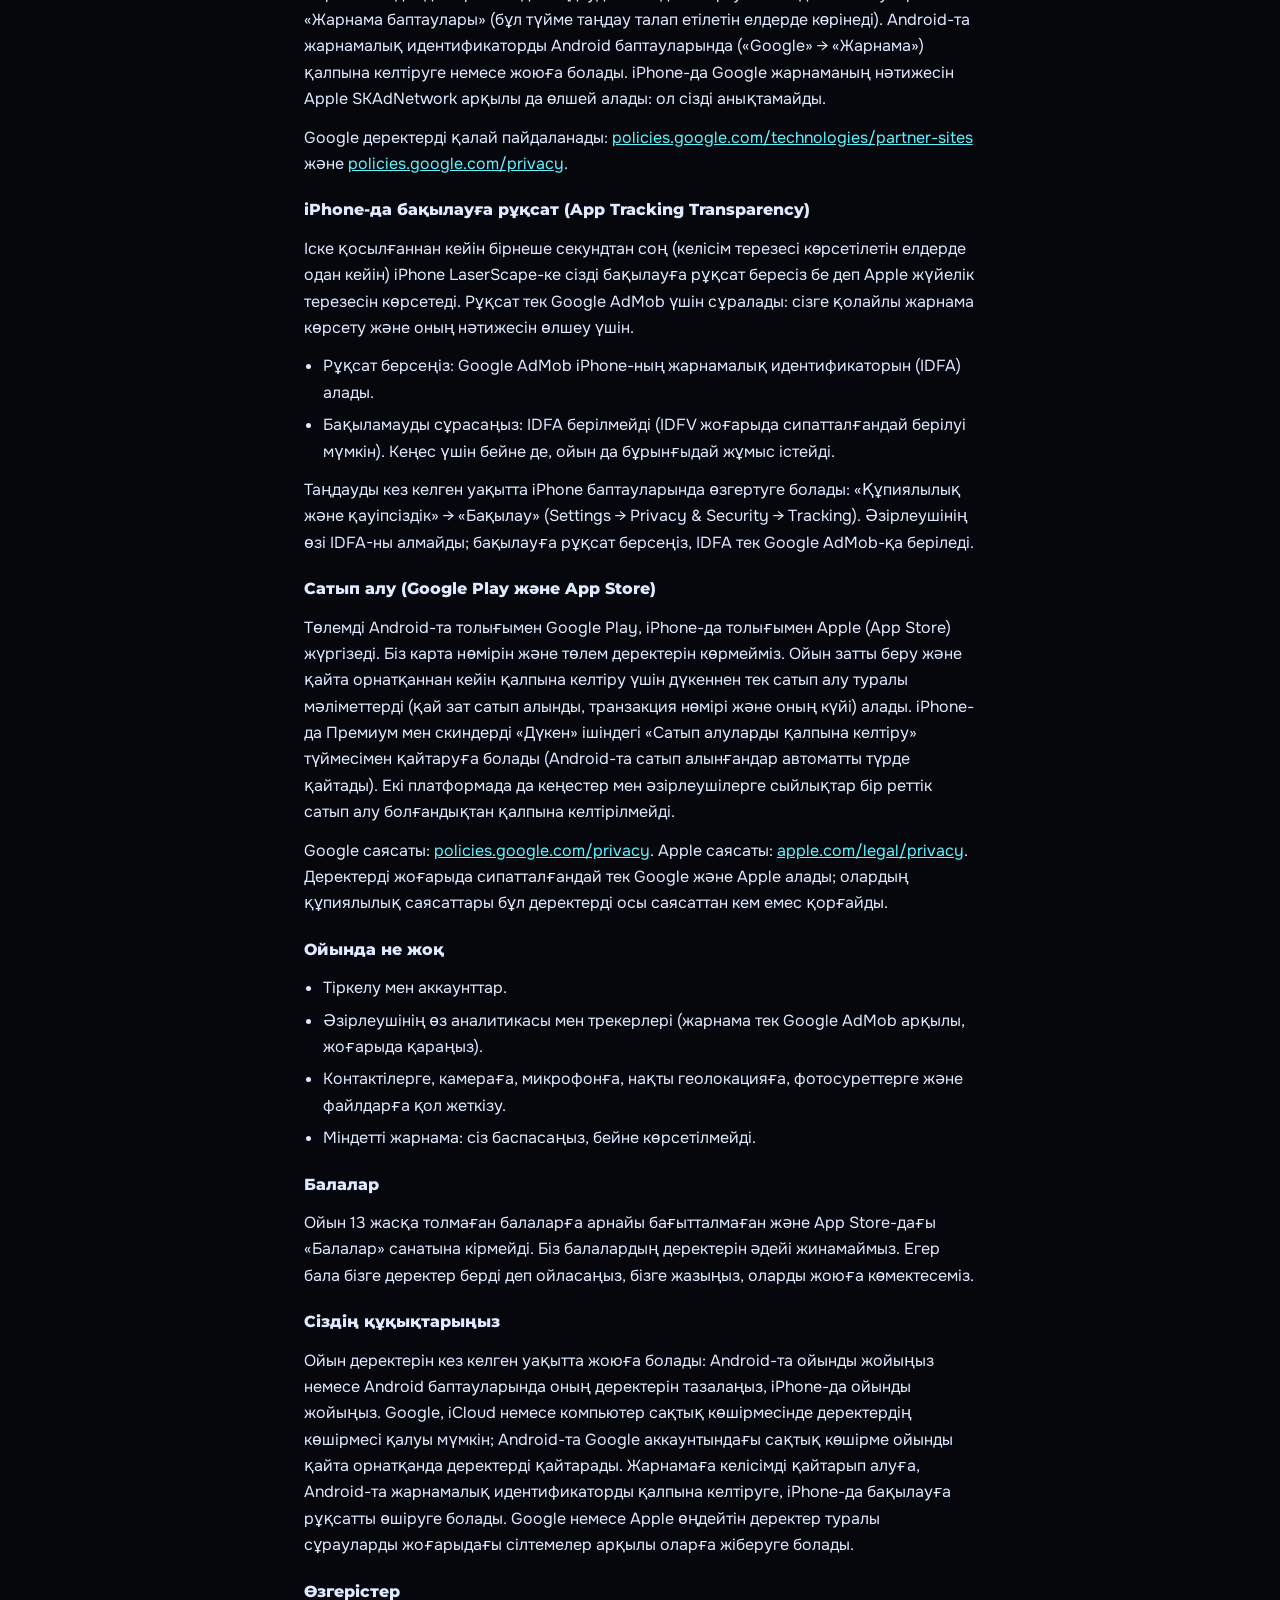
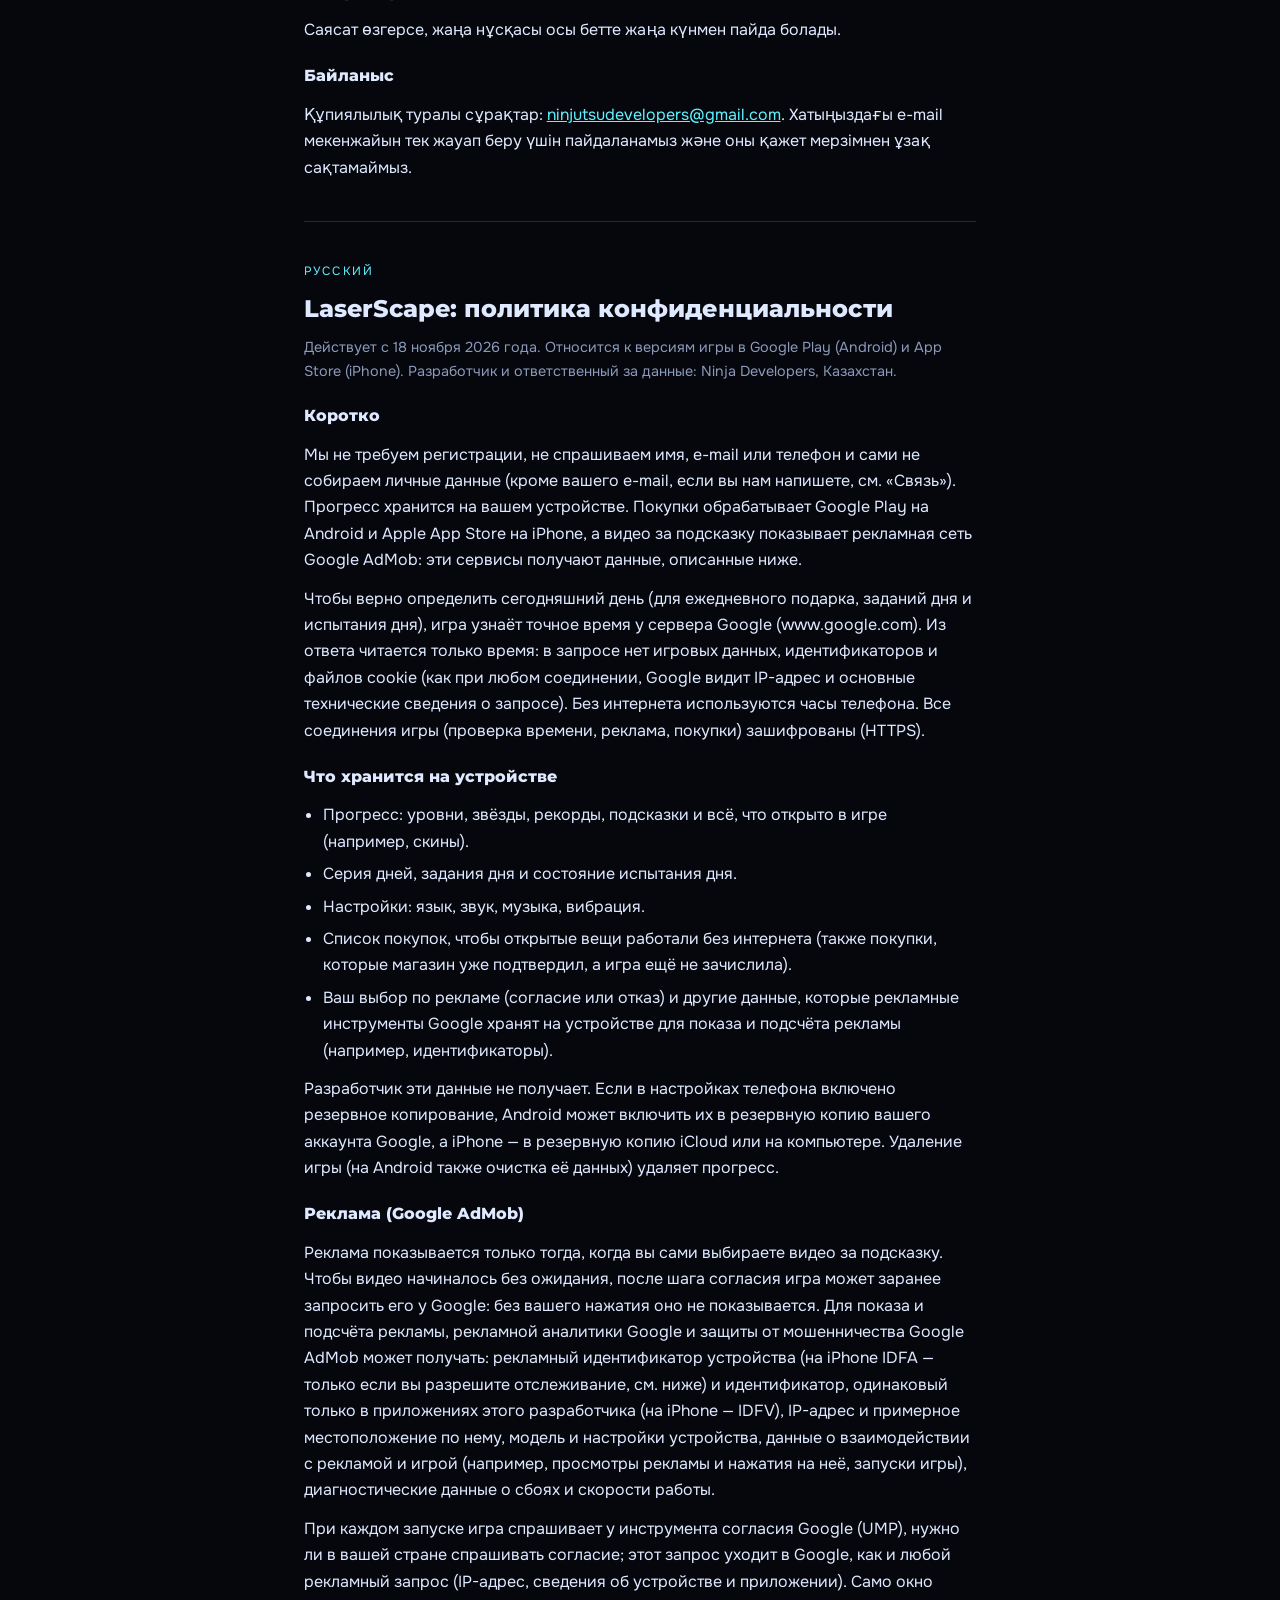
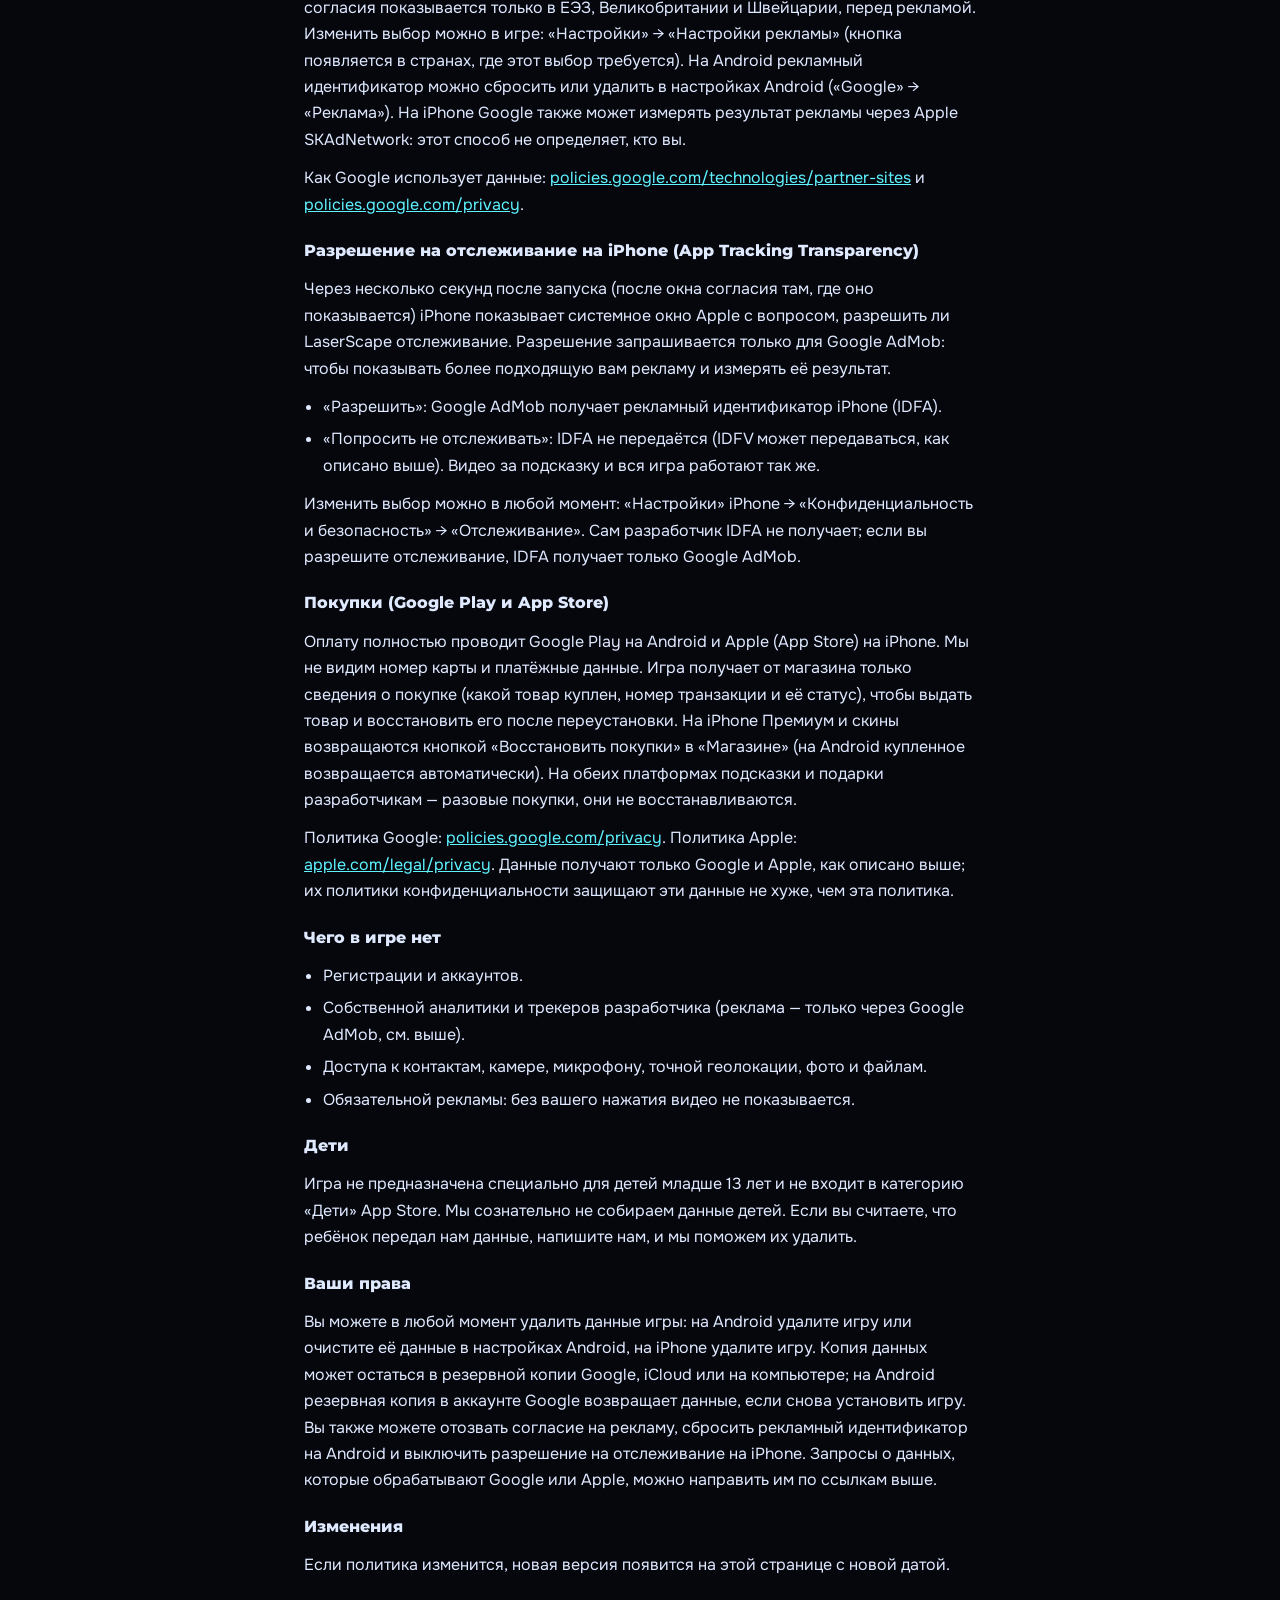
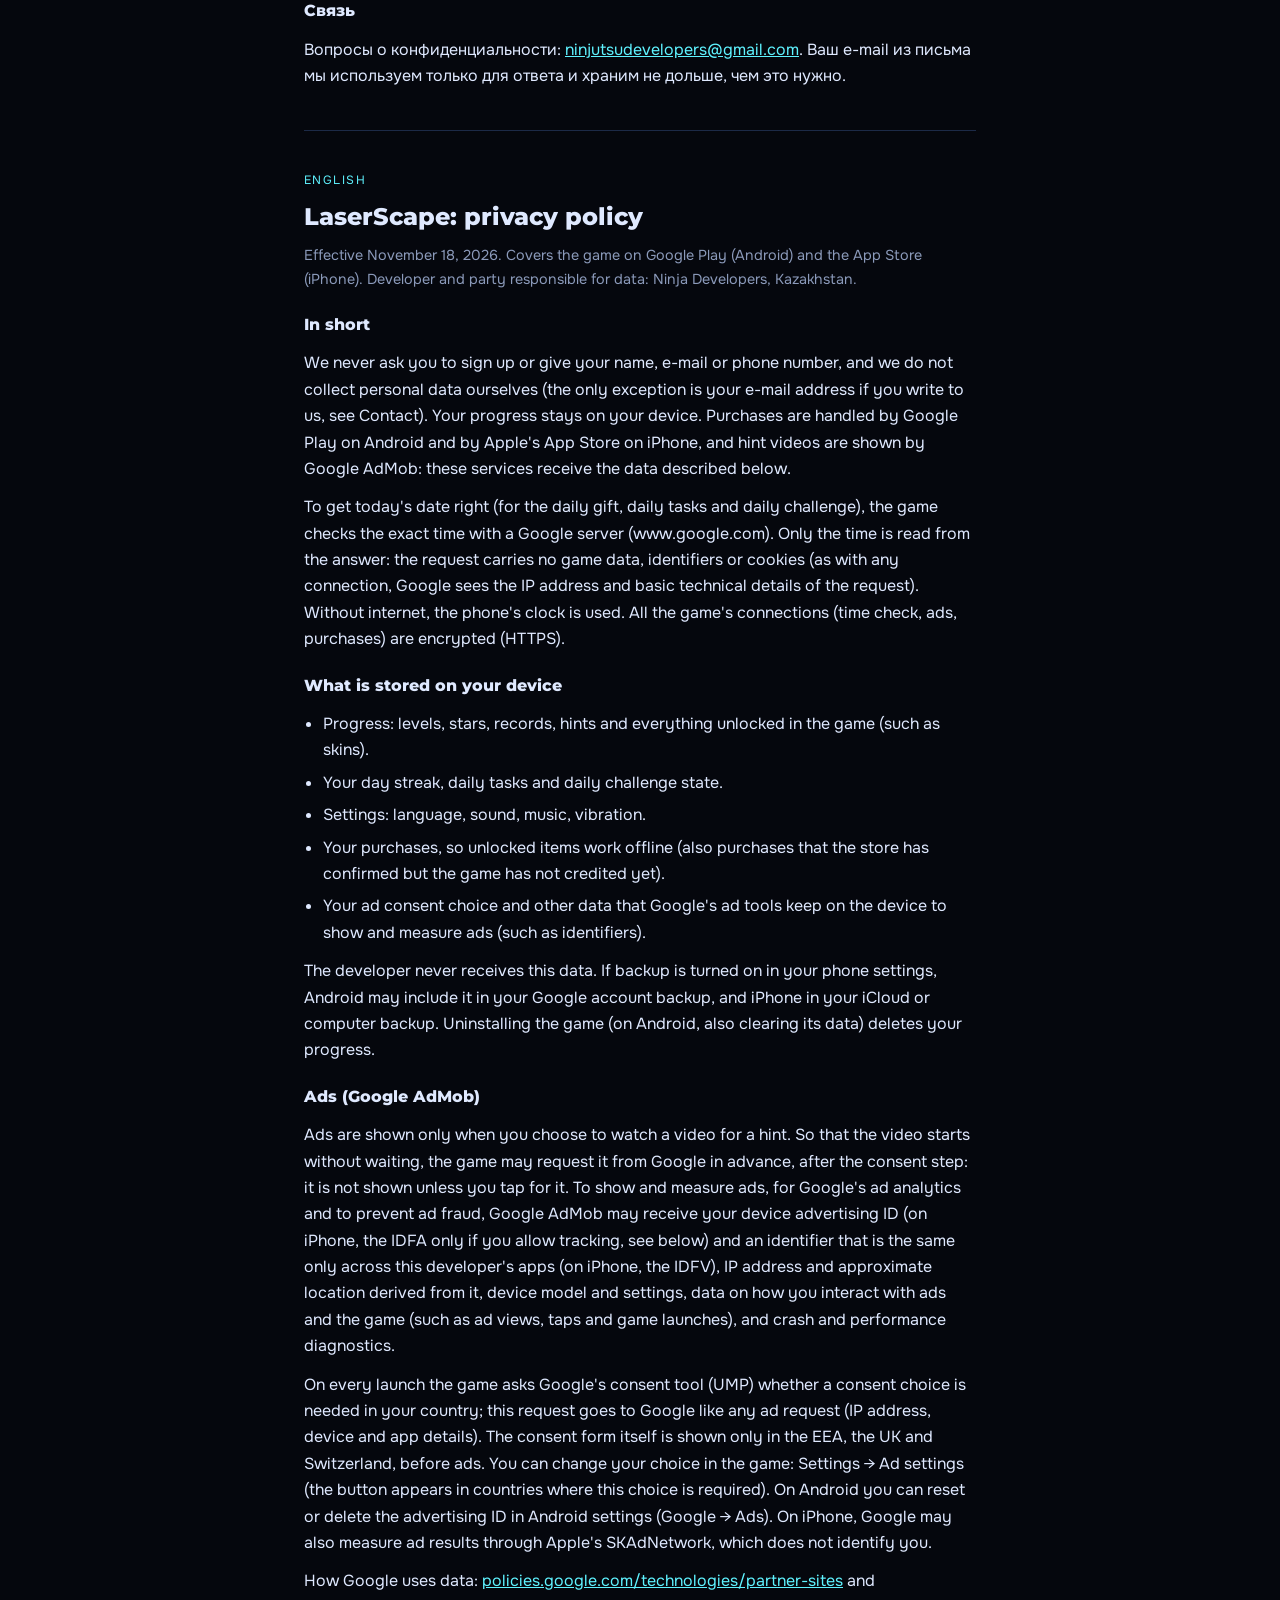
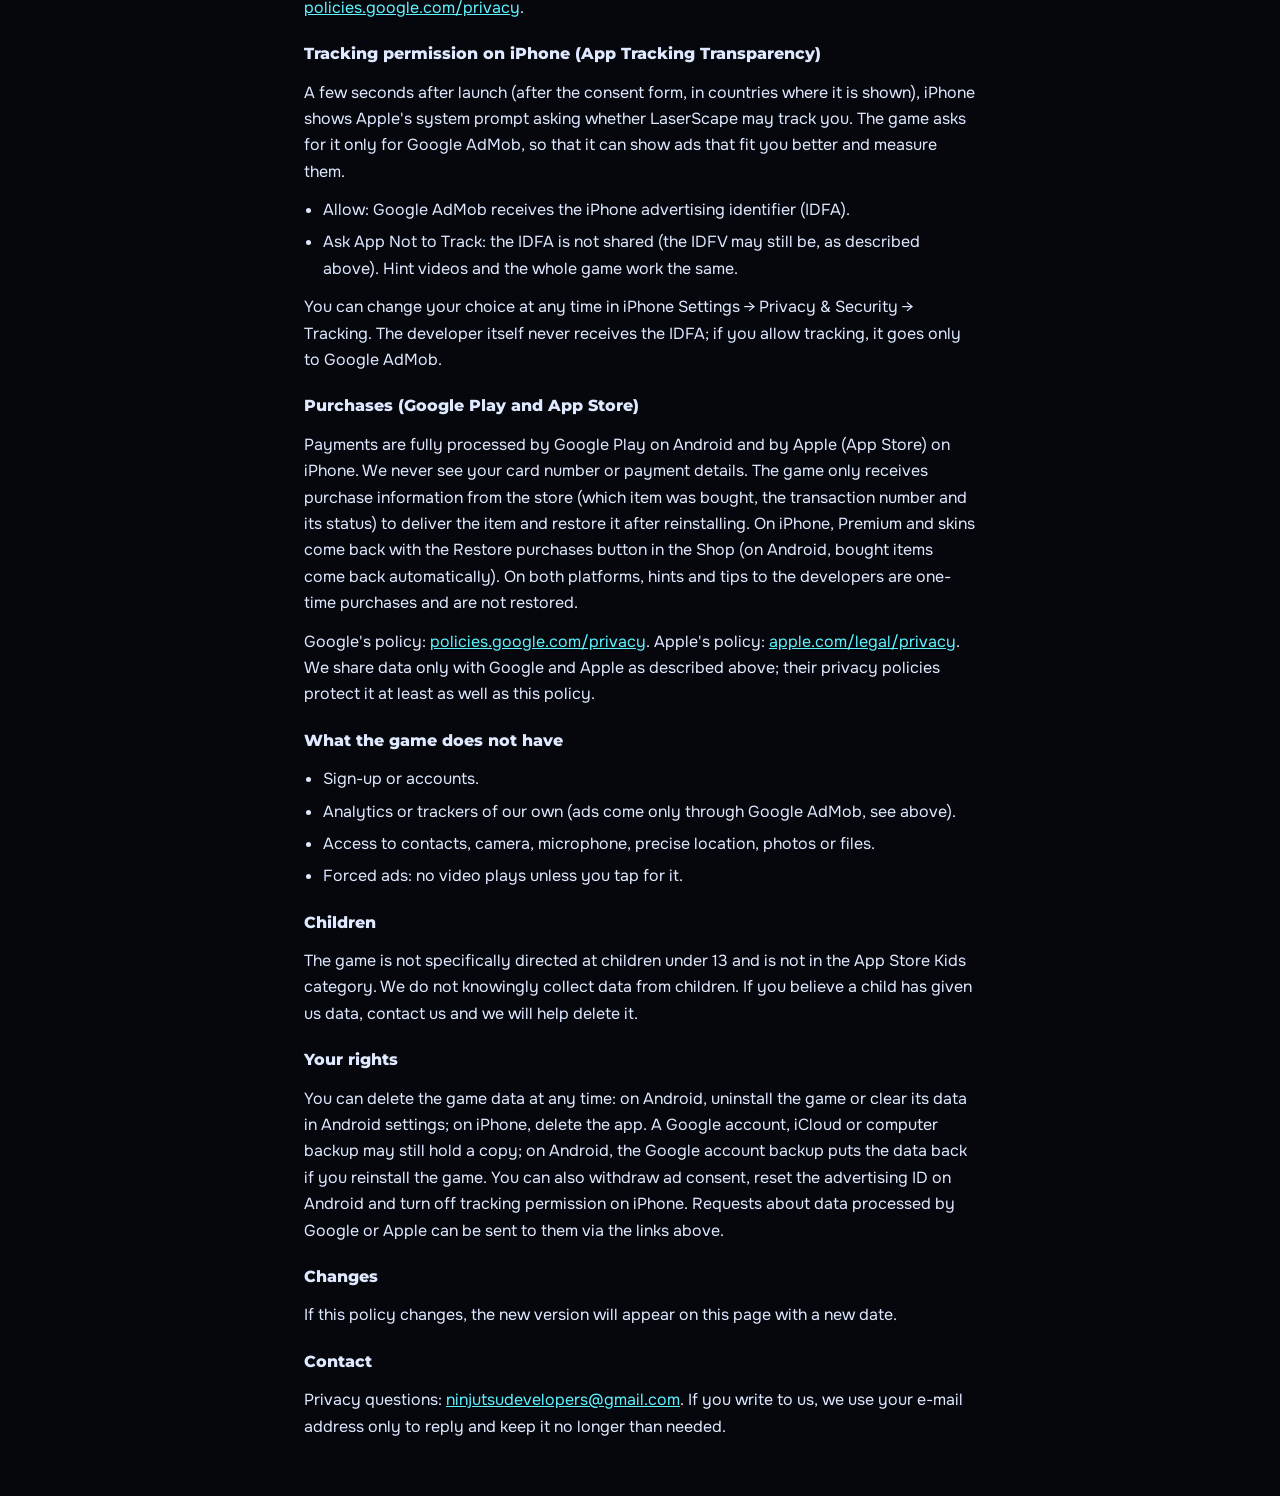
<file: privacy/laserscape.html>
<!DOCTYPE html>
<html lang="ru"><head><meta charset="utf-8"><meta name="viewport" content="width=device-width,initial-scale=1"><link rel="icon" href="/img/logo.svg" type="image/svg+xml">
<title>LaserScape Privacy Policy</title>
<link rel="stylesheet" href="https://fonts.googleapis.com/css2?family=Montserrat:wght@600;700;800&family=Onest:wght@400;600;700;800&display=swap">
<style>
/* Layout: one narrow reading column, language jump links on top, Kazakh, Russian, English; the game's own night palette (single dark look). */
:root{--bg:#05070d;--line:#1c2a47;--fg:#dfe9ff;--dim:#8b9aba;--accent:#5ff3ff;
  --display:'Montserrat',system-ui,sans-serif;--body:'Onest',system-ui,-apple-system,'Segoe UI',sans-serif;color-scheme:dark}
body{background:var(--bg);color:var(--fg);font:16px/1.65 var(--body);padding-left:max(16px,env(safe-area-inset-left,0px));padding-right:max(16px,env(safe-area-inset-right,0px));padding-block:32px 48px}
main{max-width:42rem;margin:0 auto;display:grid;gap:40px}
nav{display:flex;gap:16px;flex-wrap:wrap;font-size:.85rem}
h1,h2{font-family:var(--display);font-weight:800;text-wrap:balance;margin:0}
h1{font-size:1.5rem;line-height:1.25}h2{font-size:1rem;margin-top:8px}
section{display:grid;gap:12px;min-width:0}p,ul{margin:0}ul{padding-left:1.2em;display:grid;gap:6px}
.meta{color:var(--dim);font-size:.9rem}.lang{font-size:.75rem;letter-spacing:.12em;text-transform:uppercase;color:var(--accent)}
hr{border:0;border-top:1px solid var(--line);margin:0}a{color:var(--accent);overflow-wrap:anywhere}a:focus-visible{outline:2px solid var(--accent);outline-offset:2px}
</style>
</head><body><p style="max-width:42rem;margin:0 auto 16px"><a href="/">← Ninja Developers</a></p><main><nav><a href="#kk">Қазақша</a><a href="#ru">Русский</a><a href="#en">English</a></nav>
<section lang="kk" id="kk"><div class="lang">Қазақша</div><h1>LaserScape: құпиялылық саясаты</h1>
<p class="meta">2026 жылғы 18 қарашадан бастап күшіне енеді. Саясат ойынның Google Play (Android) және App Store (iPhone) нұсқаларына қатысты. Әзірлеуші және деректер үшін жауапты: Ninja Developers, Қазақстан.</p>
<h2>Қысқаша</h2>
<p>Біз тіркелуді талап етпейміз, атыңызды, e-mail немесе телефон нөміріңізді сұрамаймыз және жеке деректерді өзіміз жинамаймыз (бізге хат жазсаңыз, e-mail мекенжайыңыздан басқа, «Байланыс» бөлімін қараңыз). Прогресс құрылғыңызда сақталады. Сатып алуларды Android-та Google Play, iPhone-да Apple App Store өңдейді, ал кеңес үшін бейнені Google AdMob жарнама желісі көрсетеді: бұл қызметтер төменде сипатталған деректерді алады.</p>
<p>Бүгінгі күнді дұрыс анықтау үшін (күнделікті сыйлық, күн тапсырмалары мен күн сынағы) ойын нақты уақытты Google серверінен біледі (www.google.com). Жауаптан тек уақыт оқылады: бұл сұрауда ойын деректері де, идентификаторлар да, cookie де жоқ (кез келген байланыстағыдай, Google IP-мекенжайды және сұраудың негізгі техникалық мәліметтерін көреді). Интернет болмаса, телефонның сағаты қолданылады. Ойынның барлық байланыстары (уақытты тексеру, жарнама, сатып алу) шифрланған (HTTPS).</p>
<h2>Құрылғыда не сақталады</h2>
<ul><li>Прогресс: деңгейлер, жұлдыздар, рекордтар, кеңестер және ойында ашылған нәрселер (мысалы, скиндер).</li><li>Күн сериясы, күн тапсырмалары және күн сынағының күйі.</li><li>Баптаулар: тіл, дыбыс, музыка, діріл.</li><li>Ашылған заттар интернетсіз жұмыс істеуі үшін сатып алулар тізімі (дүкен растаған, бірақ ойын әлі есептемеген сатып алулар да).</li><li>Жарнама бойынша таңдауыңыз (келісім немесе бас тарту) және Google жарнама құралдары жарнаманы көрсету және есептеу үшін құрылғыда сақтайтын басқа деректер (мысалы, идентификаторлар).</li></ul>
<p>Әзірлеуші бұл деректерді алмайды. Телефон баптауларында сақтық көшірме қосулы болса, Android оларды Google аккаунтыңыздың сақтық көшірмесіне, ал iPhone iCloud немесе компьютердегі сақтық көшірмеге қоса алады. Ойынды жою (Android-та оның деректерін тазалау да) прогресті өшіреді.</p>
<h2>Жарнама (Google AdMob)</h2>
<p>Жарнама сіз өзіңіз кеңес үшін бейнені таңдағанда ғана көрсетіледі. Бейне күттірмей басталуы үшін ойын келісім қадамынан кейін бейнені Google-дан алдын ала сұрай алады: ол сіз баспайынша көрсетілмейді. Жарнаманы көрсету және есептеу, Google жарнама аналитикасы және алаяқтықтан қорғау үшін Google AdMob мыналарды алуы мүмкін: құрылғының жарнамалық идентификаторы (iPhone-да IDFA тек бақылауға рұқсат берсеңіз, төменде қараңыз) және тек осы әзірлеушінің қолданбаларында бірдей идентификатор (iPhone-да IDFV), IP-мекенжай және сол бойынша шамамен орналасқан жер, құрылғы моделі мен баптаулары, жарнамамен және ойынмен әрекеттесу деректері (мысалы, жарнаманы көру және оны басу, ойынды іске қосу), ақаулар мен жұмыс жылдамдығы туралы диагностика.</p>
<p>Ойын әр іске қосылғанда Google келісім құралынан (UMP) сіздің еліңізде келісім сұрау қажет пе екенін сұрайды; бұл сұрау кез келген жарнама сұрауы сияқты Google-ға жіберіледі (IP-мекенжай, құрылғы мен қолданба туралы мәліметтер). Келісім терезесінің өзі тек ЕЭА елдерінде, Ұлыбританияда және Швейцарияда, жарнама алдында көрсетіледі. Таңдауды ойында өзгертуге болады: «Баптаулар» → «Жарнама баптаулары» (бұл түйме таңдау талап етілетін елдерде көрінеді). Android-та жарнамалық идентификаторды Android баптауларында («Google» → «Жарнама») қалпына келтіруге немесе жоюға болады. iPhone-да Google жарнаманың нәтижесін Apple SKAdNetwork арқылы да өлшей алады: ол сізді анықтамайды.</p>
<p>Google деректерді қалай пайдаланады: <a href="https://policies.google.com/technologies/partner-sites">policies.google.com/technologies/partner-sites</a> және <a href="https://policies.google.com/privacy">policies.google.com/privacy</a>.</p>
<h2>iPhone-да бақылауға рұқсат (App Tracking Transparency)</h2>
<p>Іске қосылғаннан кейін бірнеше секундтан соң (келісім терезесі көрсетілетін елдерде одан кейін) iPhone LaserScape-ке сізді бақылауға рұқсат бересіз бе деп Apple жүйелік терезесін көрсетеді. Рұқсат тек Google AdMob үшін сұралады: сізге қолайлы жарнама көрсету және оның нәтижесін өлшеу үшін.</p>
<ul><li>Рұқсат берсеңіз: Google AdMob iPhone-ның жарнамалық идентификаторын (IDFA) алады.</li><li>Бақыламауды сұрасаңыз: IDFA берілмейді (IDFV жоғарыда сипатталғандай берілуі мүмкін). Кеңес үшін бейне де, ойын да бұрынғыдай жұмыс істейді.</li></ul>
<p>Таңдауды кез келген уақытта iPhone баптауларында өзгертуге болады: «Құпиялылық және қауіпсіздік» → «Бақылау» (Settings → Privacy &amp; Security → Tracking). Әзірлеушінің өзі IDFA-ны алмайды; бақылауға рұқсат берсеңіз, IDFA тек Google AdMob-қа беріледі.</p>
<h2>Сатып алу (Google Play және App Store)</h2>
<p>Төлемді Android-та толығымен Google Play, iPhone-да толығымен Apple (App Store) жүргізеді. Біз карта нөмірін және төлем деректерін көрмейміз. Ойын затты беру және қайта орнатқаннан кейін қалпына келтіру үшін дүкеннен тек сатып алу туралы мәліметтерді (қай зат сатып алынды, транзакция нөмірі және оның күйі) алады. iPhone-да Премиум мен скиндерді «Дүкен» ішіндегі «Сатып алуларды қалпына келтіру» түймесімен қайтаруға болады (Android-та сатып алынғандар автоматты түрде қайтады). Екі платформада да кеңестер мен әзірлеушілерге сыйлықтар бір реттік сатып алу болғандықтан қалпына келтірілмейді.</p>
<p>Google саясаты: <a href="https://policies.google.com/privacy">policies.google.com/privacy</a>. Apple саясаты: <a href="https://www.apple.com/legal/privacy/">apple.com/legal/privacy</a>. Деректерді жоғарыда сипатталғандай тек Google және Apple алады; олардың құпиялылық саясаттары бұл деректерді осы саясаттан кем емес қорғайды.</p>
<h2>Ойында не жоқ</h2>
<ul><li>Тіркелу мен аккаунттар.</li><li>Әзірлеушінің өз аналитикасы мен трекерлері (жарнама тек Google AdMob арқылы, жоғарыда қараңыз).</li><li>Контактілерге, камераға, микрофонға, нақты геолокацияға, фотосуреттерге және файлдарға қол жеткізу.</li><li>Міндетті жарнама: сіз баспасаңыз, бейне көрсетілмейді.</li></ul>
<h2>Балалар</h2>
<p>Ойын 13 жасқа толмаған балаларға арнайы бағытталмаған және App Store-дағы «Балалар» санатына кірмейді. Біз балалардың деректерін әдейі жинамаймыз. Егер бала бізге деректер берді деп ойласаңыз, бізге жазыңыз, оларды жоюға көмектесеміз.</p>
<h2>Сіздің құқықтарыңыз</h2>
<p>Ойын деректерін кез келген уақытта жоюға болады: Android-та ойынды жойыңыз немесе Android баптауларында оның деректерін тазалаңыз, iPhone-да ойынды жойыңыз. Google, iCloud немесе компьютер сақтық көшірмесінде деректердің көшірмесі қалуы мүмкін; Android-та Google аккаунтындағы сақтық көшірме ойынды қайта орнатқанда деректерді қайтарады. Жарнамаға келісімді қайтарып алуға, Android-та жарнамалық идентификаторды қалпына келтіруге, iPhone-да бақылауға рұқсатты өшіруге болады. Google немесе Apple өңдейтін деректер туралы сұрауларды жоғарыдағы сілтемелер арқылы оларға жіберуге болады.</p>
<h2>Өзгерістер</h2>
<p>Саясат өзгерсе, жаңа нұсқасы осы бетте жаңа күнмен пайда болады.</p>
<h2>Байланыс</h2>
<p>Құпиялылық туралы сұрақтар: <a href="mailto:ninjutsudevelopers@gmail.com">ninjutsudevelopers@gmail.com</a>. Хатыңыздағы e-mail мекенжайын тек жауап беру үшін пайдаланамыз және оны қажет мерзімнен ұзақ сақтамаймыз.</p></section><hr>
<section lang="ru" id="ru"><div class="lang">Русский</div><h1>LaserScape: политика конфиденциальности</h1>
<p class="meta">Действует с 18 ноября 2026 года. Относится к версиям игры в Google Play (Android) и App Store (iPhone). Разработчик и ответственный за данные: Ninja Developers, Казахстан.</p>
<h2>Коротко</h2>
<p>Мы не требуем регистрации, не спрашиваем имя, e-mail или телефон и сами не собираем личные данные (кроме вашего e-mail, если вы нам напишете, см. «Связь»). Прогресс хранится на вашем устройстве. Покупки обрабатывает Google Play на Android и Apple App Store на iPhone, а видео за подсказку показывает рекламная сеть Google AdMob: эти сервисы получают данные, описанные ниже.</p>
<p>Чтобы верно определить сегодняшний день (для ежедневного подарка, заданий дня и испытания дня), игра узнаёт точное время у сервера Google (www.google.com). Из ответа читается только время: в запросе нет игровых данных, идентификаторов и файлов cookie (как при любом соединении, Google видит IP-адрес и основные технические сведения о запросе). Без интернета используются часы телефона. Все соединения игры (проверка времени, реклама, покупки) зашифрованы (HTTPS).</p>
<h2>Что хранится на устройстве</h2>
<ul><li>Прогресс: уровни, звёзды, рекорды, подсказки и всё, что открыто в игре (например, скины).</li><li>Серия дней, задания дня и состояние испытания дня.</li><li>Настройки: язык, звук, музыка, вибрация.</li><li>Список покупок, чтобы открытые вещи работали без интернета (также покупки, которые магазин уже подтвердил, а игра ещё не зачислила).</li><li>Ваш выбор по рекламе (согласие или отказ) и другие данные, которые рекламные инструменты Google хранят на устройстве для показа и подсчёта рекламы (например, идентификаторы).</li></ul>
<p>Разработчик эти данные не получает. Если в настройках телефона включено резервное копирование, Android может включить их в резервную копию вашего аккаунта Google, а iPhone — в резервную копию iCloud или на компьютере. Удаление игры (на Android также очистка её данных) удаляет прогресс.</p>
<h2>Реклама (Google AdMob)</h2>
<p>Реклама показывается только тогда, когда вы сами выбираете видео за подсказку. Чтобы видео начиналось без ожидания, после шага согласия игра может заранее запросить его у Google: без вашего нажатия оно не показывается. Для показа и подсчёта рекламы, рекламной аналитики Google и защиты от мошенничества Google AdMob может получать: рекламный идентификатор устройства (на iPhone IDFA — только если вы разрешите отслеживание, см. ниже) и идентификатор, одинаковый только в приложениях этого разработчика (на iPhone — IDFV), IP-адрес и примерное местоположение по нему, модель и настройки устройства, данные о взаимодействии с рекламой и игрой (например, просмотры рекламы и нажатия на неё, запуски игры), диагностические данные о сбоях и скорости работы.</p>
<p>При каждом запуске игра спрашивает у инструмента согласия Google (UMP), нужно ли в вашей стране спрашивать согласие; этот запрос уходит в Google, как и любой рекламный запрос (IP-адрес, сведения об устройстве и приложении). Само окно согласия показывается только в ЕЭЗ, Великобритании и Швейцарии, перед рекламой. Изменить выбор можно в игре: «Настройки» → «Настройки рекламы» (кнопка появляется в странах, где этот выбор требуется). На Android рекламный идентификатор можно сбросить или удалить в настройках Android («Google» → «Реклама»). На iPhone Google также может измерять результат рекламы через Apple SKAdNetwork: этот способ не определяет, кто вы.</p>
<p>Как Google использует данные: <a href="https://policies.google.com/technologies/partner-sites">policies.google.com/technologies/partner-sites</a> и <a href="https://policies.google.com/privacy">policies.google.com/privacy</a>.</p>
<h2>Разрешение на отслеживание на iPhone (App Tracking Transparency)</h2>
<p>Через несколько секунд после запуска (после окна согласия там, где оно показывается) iPhone показывает системное окно Apple с вопросом, разрешить ли LaserScape отслеживание. Разрешение запрашивается только для Google AdMob: чтобы показывать более подходящую вам рекламу и измерять её результат.</p>
<ul><li>«Разрешить»: Google AdMob получает рекламный идентификатор iPhone (IDFA).</li><li>«Попросить не отслеживать»: IDFA не передаётся (IDFV может передаваться, как описано выше). Видео за подсказку и вся игра работают так же.</li></ul>
<p>Изменить выбор можно в любой момент: «Настройки» iPhone → «Конфиденциальность и безопасность» → «Отслеживание». Сам разработчик IDFA не получает; если вы разрешите отслеживание, IDFA получает только Google AdMob.</p>
<h2>Покупки (Google Play и App Store)</h2>
<p>Оплату полностью проводит Google Play на Android и Apple (App Store) на iPhone. Мы не видим номер карты и платёжные данные. Игра получает от магазина только сведения о покупке (какой товар куплен, номер транзакции и её статус), чтобы выдать товар и восстановить его после переустановки. На iPhone Премиум и скины возвращаются кнопкой «Восстановить покупки» в «Магазине» (на Android купленное возвращается автоматически). На обеих платформах подсказки и подарки разработчикам — разовые покупки, они не восстанавливаются.</p>
<p>Политика Google: <a href="https://policies.google.com/privacy">policies.google.com/privacy</a>. Политика Apple: <a href="https://www.apple.com/legal/privacy/">apple.com/legal/privacy</a>. Данные получают только Google и Apple, как описано выше; их политики конфиденциальности защищают эти данные не хуже, чем эта политика.</p>
<h2>Чего в игре нет</h2>
<ul><li>Регистрации и аккаунтов.</li><li>Собственной аналитики и трекеров разработчика (реклама — только через Google AdMob, см. выше).</li><li>Доступа к контактам, камере, микрофону, точной геолокации, фото и файлам.</li><li>Обязательной рекламы: без вашего нажатия видео не показывается.</li></ul>
<h2>Дети</h2>
<p>Игра не предназначена специально для детей младше 13 лет и не входит в категорию «Дети» App Store. Мы сознательно не собираем данные детей. Если вы считаете, что ребёнок передал нам данные, напишите нам, и мы поможем их удалить.</p>
<h2>Ваши права</h2>
<p>Вы можете в любой момент удалить данные игры: на Android удалите игру или очистите её данные в настройках Android, на iPhone удалите игру. Копия данных может остаться в резервной копии Google, iCloud или на компьютере; на Android резервная копия в аккаунте Google возвращает данные, если снова установить игру. Вы также можете отозвать согласие на рекламу, сбросить рекламный идентификатор на Android и выключить разрешение на отслеживание на iPhone. Запросы о данных, которые обрабатывают Google или Apple, можно направить им по ссылкам выше.</p>
<h2>Изменения</h2>
<p>Если политика изменится, новая версия появится на этой странице с новой датой.</p>
<h2>Связь</h2>
<p>Вопросы о конфиденциальности: <a href="mailto:ninjutsudevelopers@gmail.com">ninjutsudevelopers@gmail.com</a>. Ваш e-mail из письма мы используем только для ответа и храним не дольше, чем это нужно.</p></section><hr>
<section lang="en" id="en"><div class="lang">English</div><h1>LaserScape: privacy policy</h1>
<p class="meta">Effective November 18, 2026. Covers the game on Google Play (Android) and the App Store (iPhone). Developer and party responsible for data: Ninja Developers, Kazakhstan.</p>
<h2>In short</h2>
<p>We never ask you to sign up or give your name, e-mail or phone number, and we do not collect personal data ourselves (the only exception is your e-mail address if you write to us, see Contact). Your progress stays on your device. Purchases are handled by Google Play on Android and by Apple's App Store on iPhone, and hint videos are shown by Google AdMob: these services receive the data described below.</p>
<p>To get today's date right (for the daily gift, daily tasks and daily challenge), the game checks the exact time with a Google server (www.google.com). Only the time is read from the answer: the request carries no game data, identifiers or cookies (as with any connection, Google sees the IP address and basic technical details of the request). Without internet, the phone's clock is used. All the game's connections (time check, ads, purchases) are encrypted (HTTPS).</p>
<h2>What is stored on your device</h2>
<ul><li>Progress: levels, stars, records, hints and everything unlocked in the game (such as skins).</li><li>Your day streak, daily tasks and daily challenge state.</li><li>Settings: language, sound, music, vibration.</li><li>Your purchases, so unlocked items work offline (also purchases that the store has confirmed but the game has not credited yet).</li><li>Your ad consent choice and other data that Google's ad tools keep on the device to show and measure ads (such as identifiers).</li></ul>
<p>The developer never receives this data. If backup is turned on in your phone settings, Android may include it in your Google account backup, and iPhone in your iCloud or computer backup. Uninstalling the game (on Android, also clearing its data) deletes your progress.</p>
<h2>Ads (Google AdMob)</h2>
<p>Ads are shown only when you choose to watch a video for a hint. So that the video starts without waiting, the game may request it from Google in advance, after the consent step: it is not shown unless you tap for it. To show and measure ads, for Google's ad analytics and to prevent ad fraud, Google AdMob may receive your device advertising ID (on iPhone, the IDFA only if you allow tracking, see below) and an identifier that is the same only across this developer's apps (on iPhone, the IDFV), IP address and approximate location derived from it, device model and settings, data on how you interact with ads and the game (such as ad views, taps and game launches), and crash and performance diagnostics.</p>
<p>On every launch the game asks Google's consent tool (UMP) whether a consent choice is needed in your country; this request goes to Google like any ad request (IP address, device and app details). The consent form itself is shown only in the EEA, the UK and Switzerland, before ads. You can change your choice in the game: Settings → Ad settings (the button appears in countries where this choice is required). On Android you can reset or delete the advertising ID in Android settings (Google → Ads). On iPhone, Google may also measure ad results through Apple's SKAdNetwork, which does not identify you.</p>
<p>How Google uses data: <a href="https://policies.google.com/technologies/partner-sites">policies.google.com/technologies/partner-sites</a> and <a href="https://policies.google.com/privacy">policies.google.com/privacy</a>.</p>
<h2>Tracking permission on iPhone (App Tracking Transparency)</h2>
<p>A few seconds after launch (after the consent form, in countries where it is shown), iPhone shows Apple's system prompt asking whether LaserScape may track you. The game asks for it only for Google AdMob, so that it can show ads that fit you better and measure them.</p>
<ul><li>Allow: Google AdMob receives the iPhone advertising identifier (IDFA).</li><li>Ask App Not to Track: the IDFA is not shared (the IDFV may still be, as described above). Hint videos and the whole game work the same.</li></ul>
<p>You can change your choice at any time in iPhone Settings → Privacy &amp; Security → Tracking. The developer itself never receives the IDFA; if you allow tracking, it goes only to Google AdMob.</p>
<h2>Purchases (Google Play and App Store)</h2>
<p>Payments are fully processed by Google Play on Android and by Apple (App Store) on iPhone. We never see your card number or payment details. The game only receives purchase information from the store (which item was bought, the transaction number and its status) to deliver the item and restore it after reinstalling. On iPhone, Premium and skins come back with the Restore purchases button in the Shop (on Android, bought items come back automatically). On both platforms, hints and tips to the developers are one-time purchases and are not restored.</p>
<p>Google's policy: <a href="https://policies.google.com/privacy">policies.google.com/privacy</a>. Apple's policy: <a href="https://www.apple.com/legal/privacy/">apple.com/legal/privacy</a>. We share data only with Google and Apple as described above; their privacy policies protect it at least as well as this policy.</p>
<h2>What the game does not have</h2>
<ul><li>Sign-up or accounts.</li><li>Analytics or trackers of our own (ads come only through Google AdMob, see above).</li><li>Access to contacts, camera, microphone, precise location, photos or files.</li><li>Forced ads: no video plays unless you tap for it.</li></ul>
<h2>Children</h2>
<p>The game is not specifically directed at children under 13 and is not in the App Store Kids category. We do not knowingly collect data from children. If you believe a child has given us data, contact us and we will help delete it.</p>
<h2>Your rights</h2>
<p>You can delete the game data at any time: on Android, uninstall the game or clear its data in Android settings; on iPhone, delete the app. A Google account, iCloud or computer backup may still hold a copy; on Android, the Google account backup puts the data back if you reinstall the game. You can also withdraw ad consent, reset the advertising ID on Android and turn off tracking permission on iPhone. Requests about data processed by Google or Apple can be sent to them via the links above.</p>
<h2>Changes</h2>
<p>If this policy changes, the new version will appear on this page with a new date.</p>
<h2>Contact</h2>
<p>Privacy questions: <a href="mailto:ninjutsudevelopers@gmail.com">ninjutsudevelopers@gmail.com</a>. If you write to us, we use your e-mail address only to reply and keep it no longer than needed.</p></section></main>
</body></html>
</file>
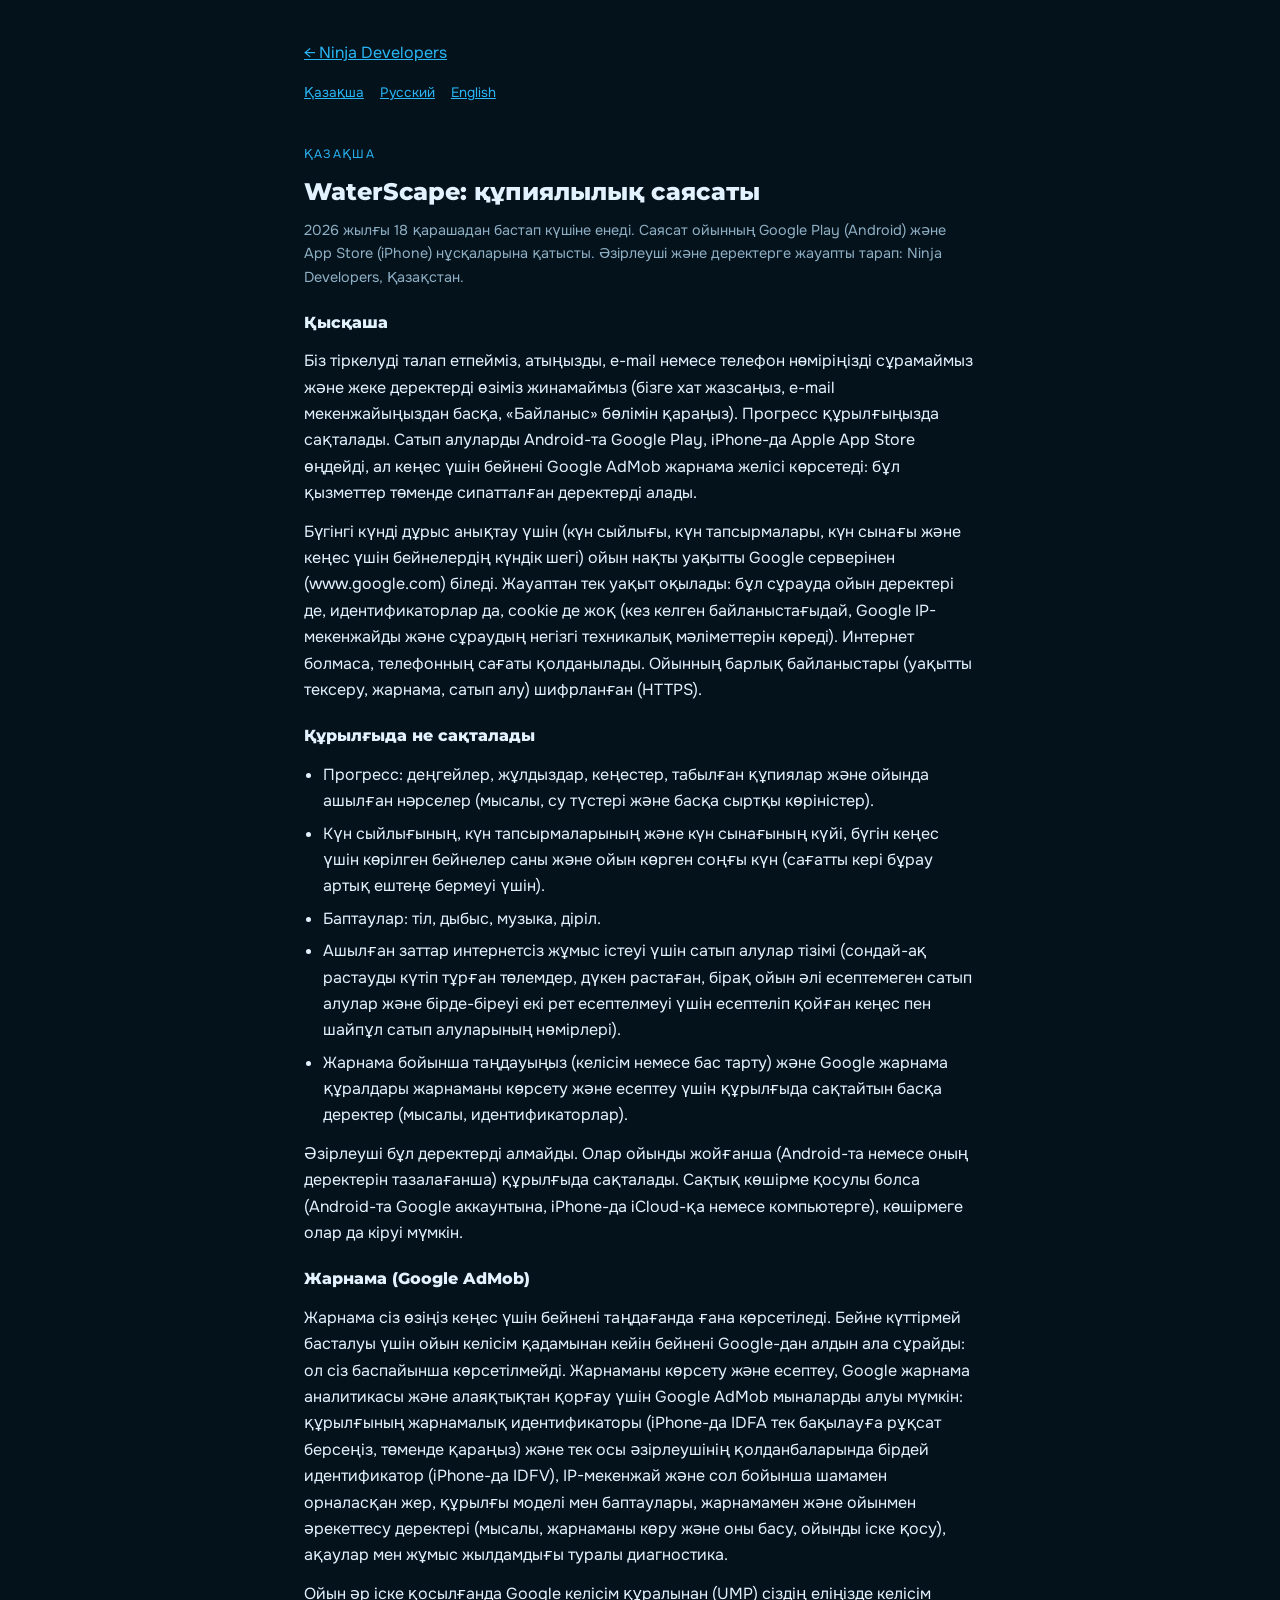
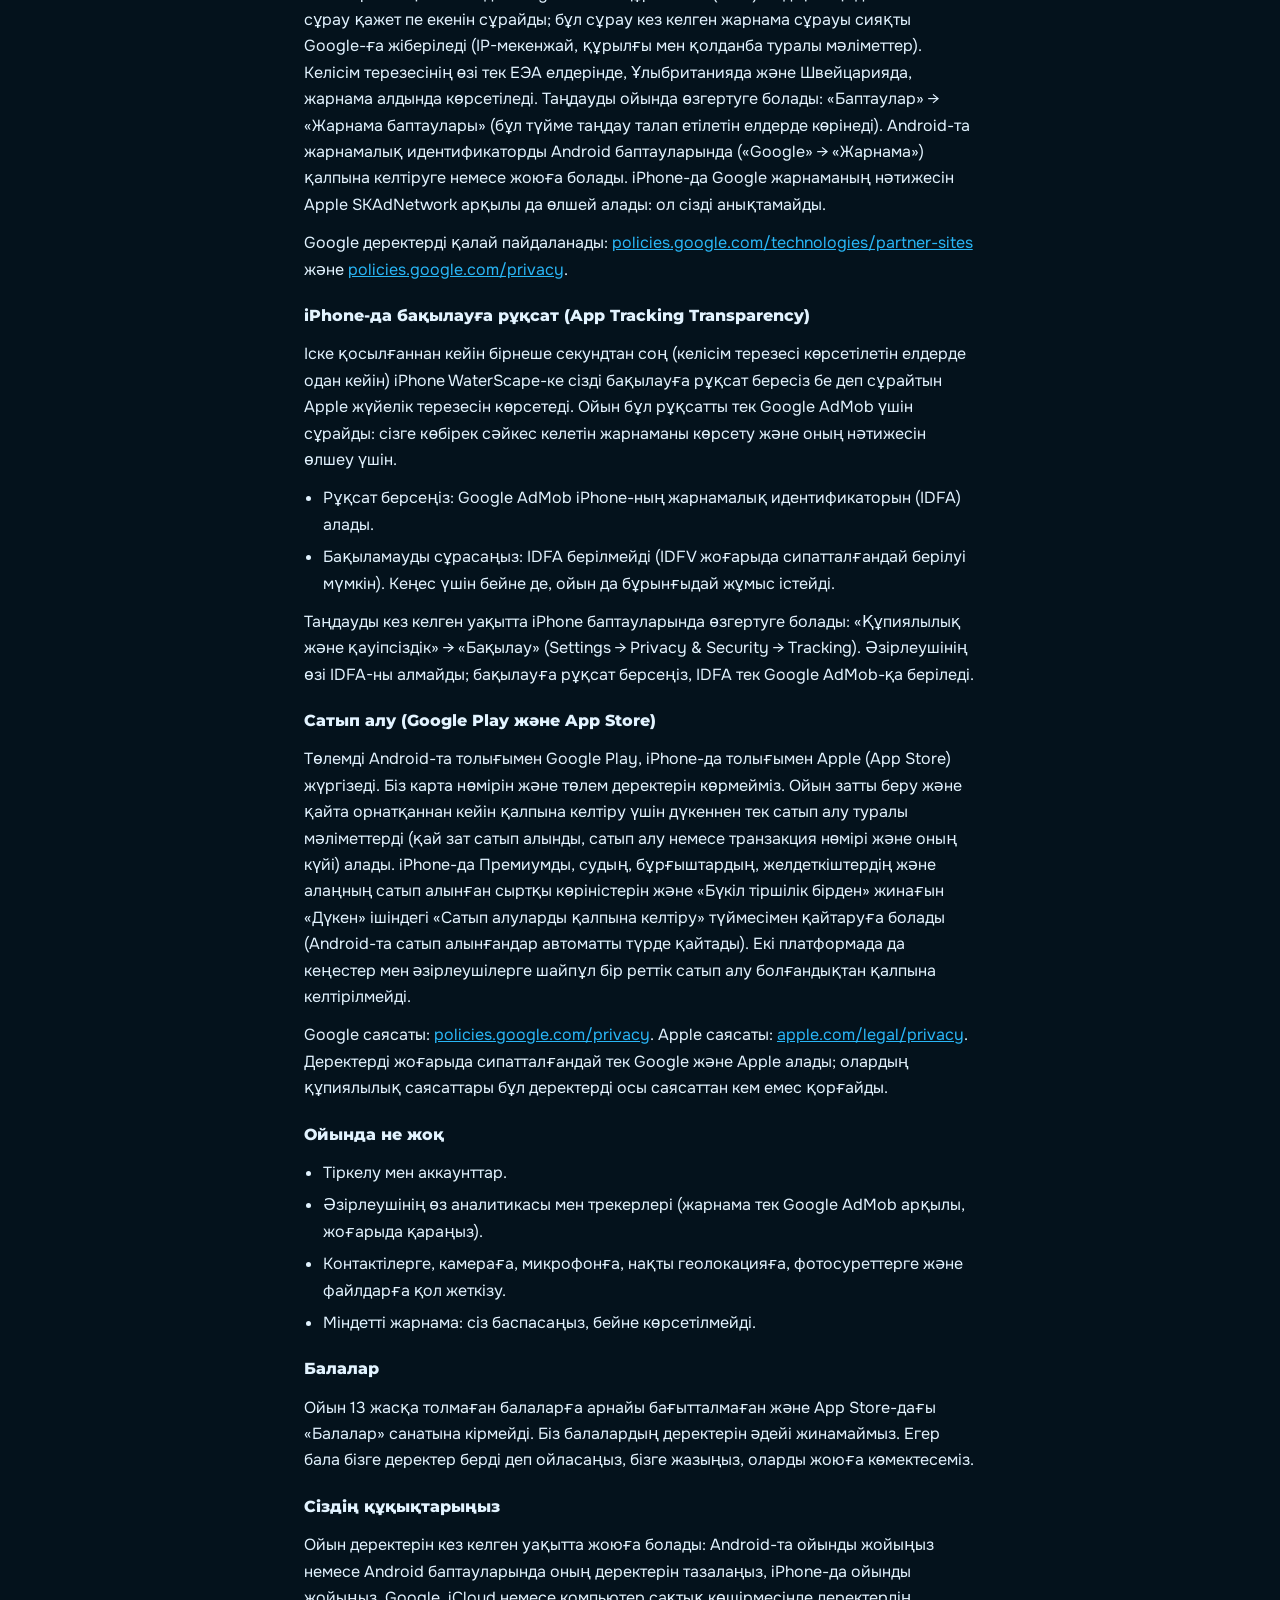
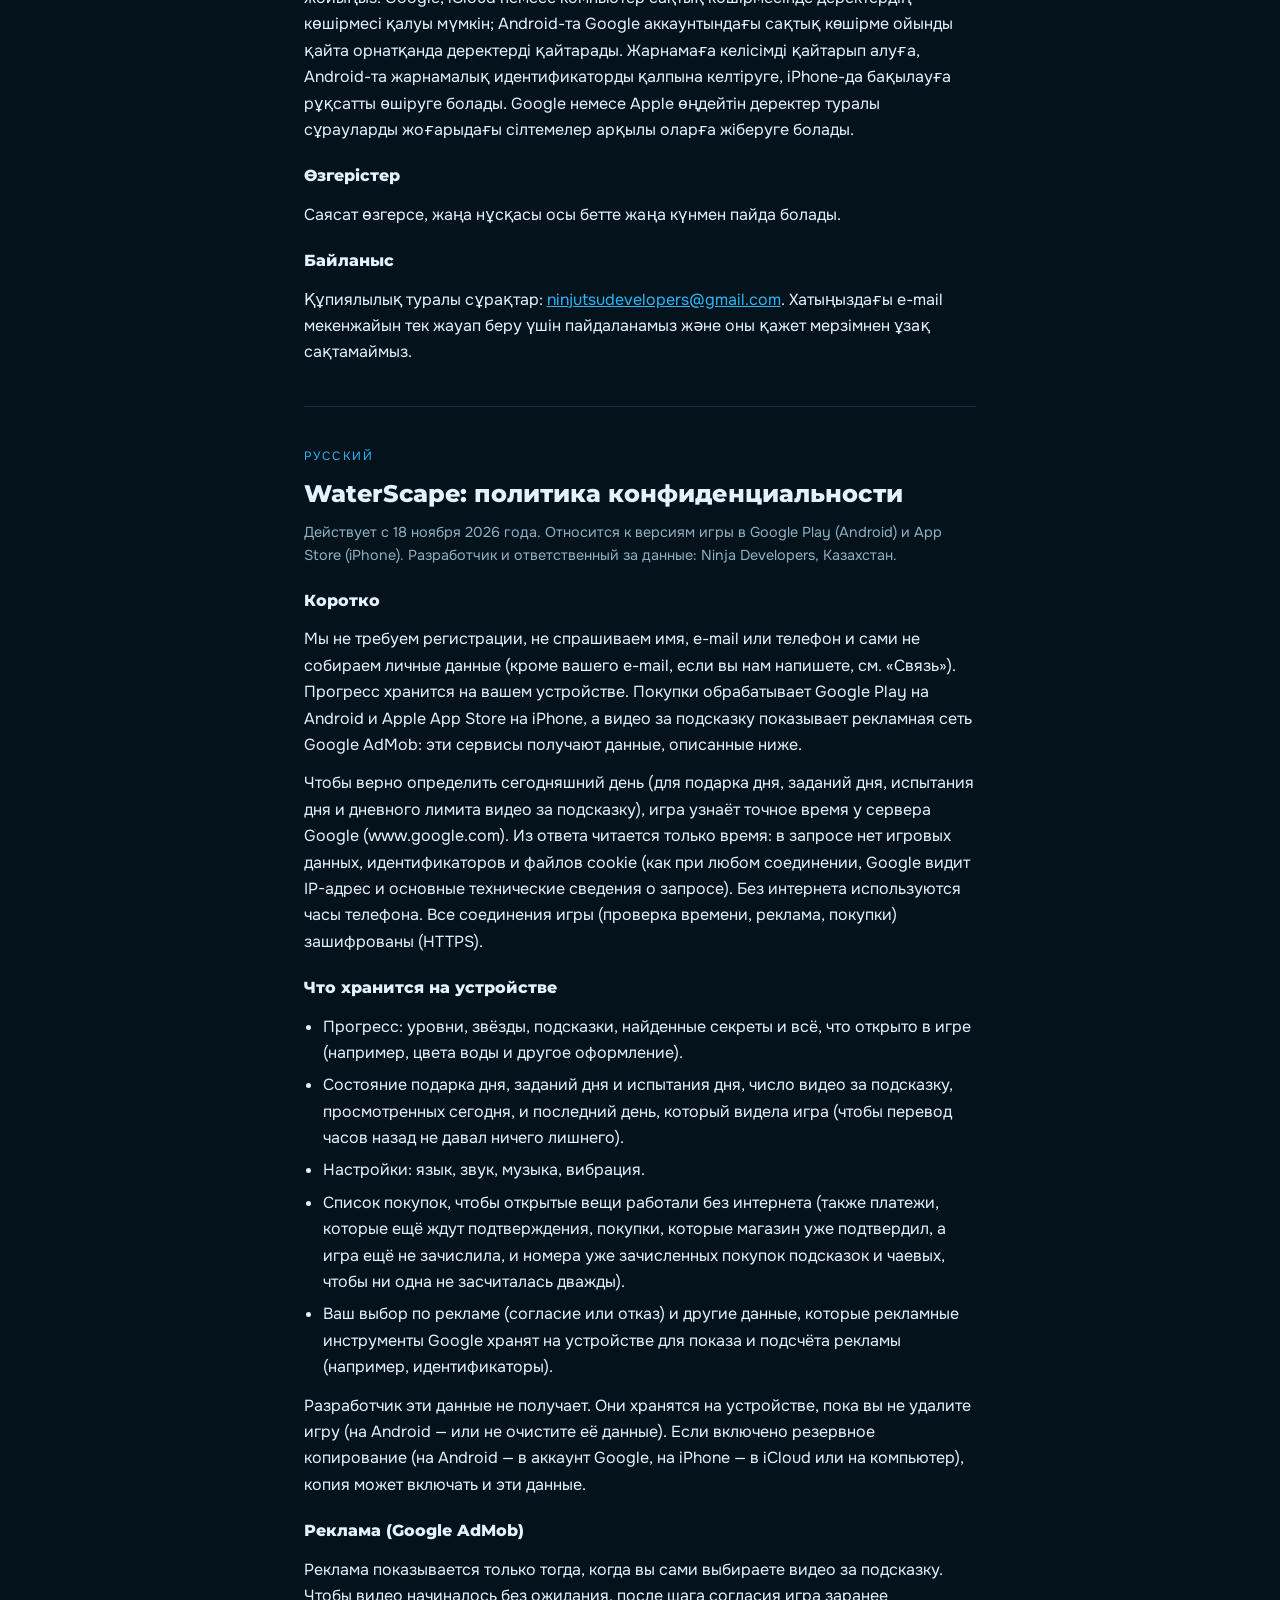
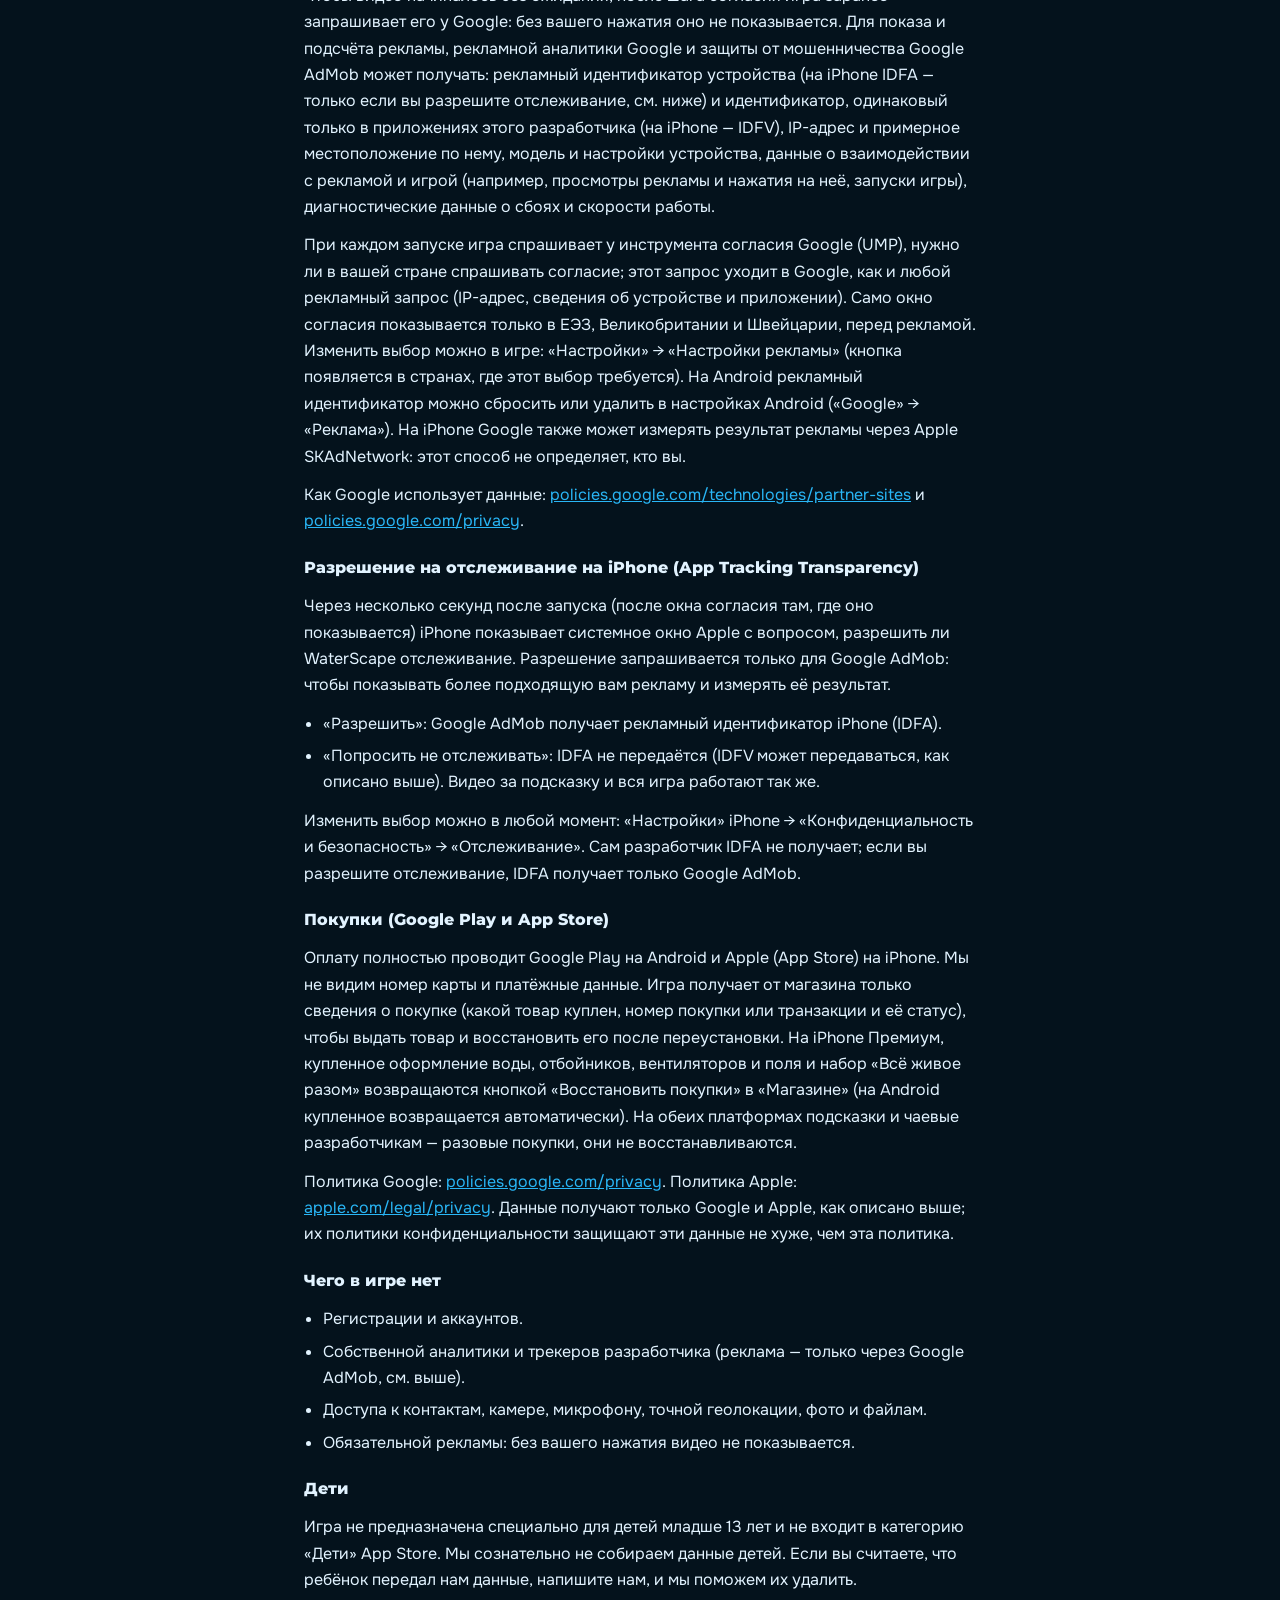
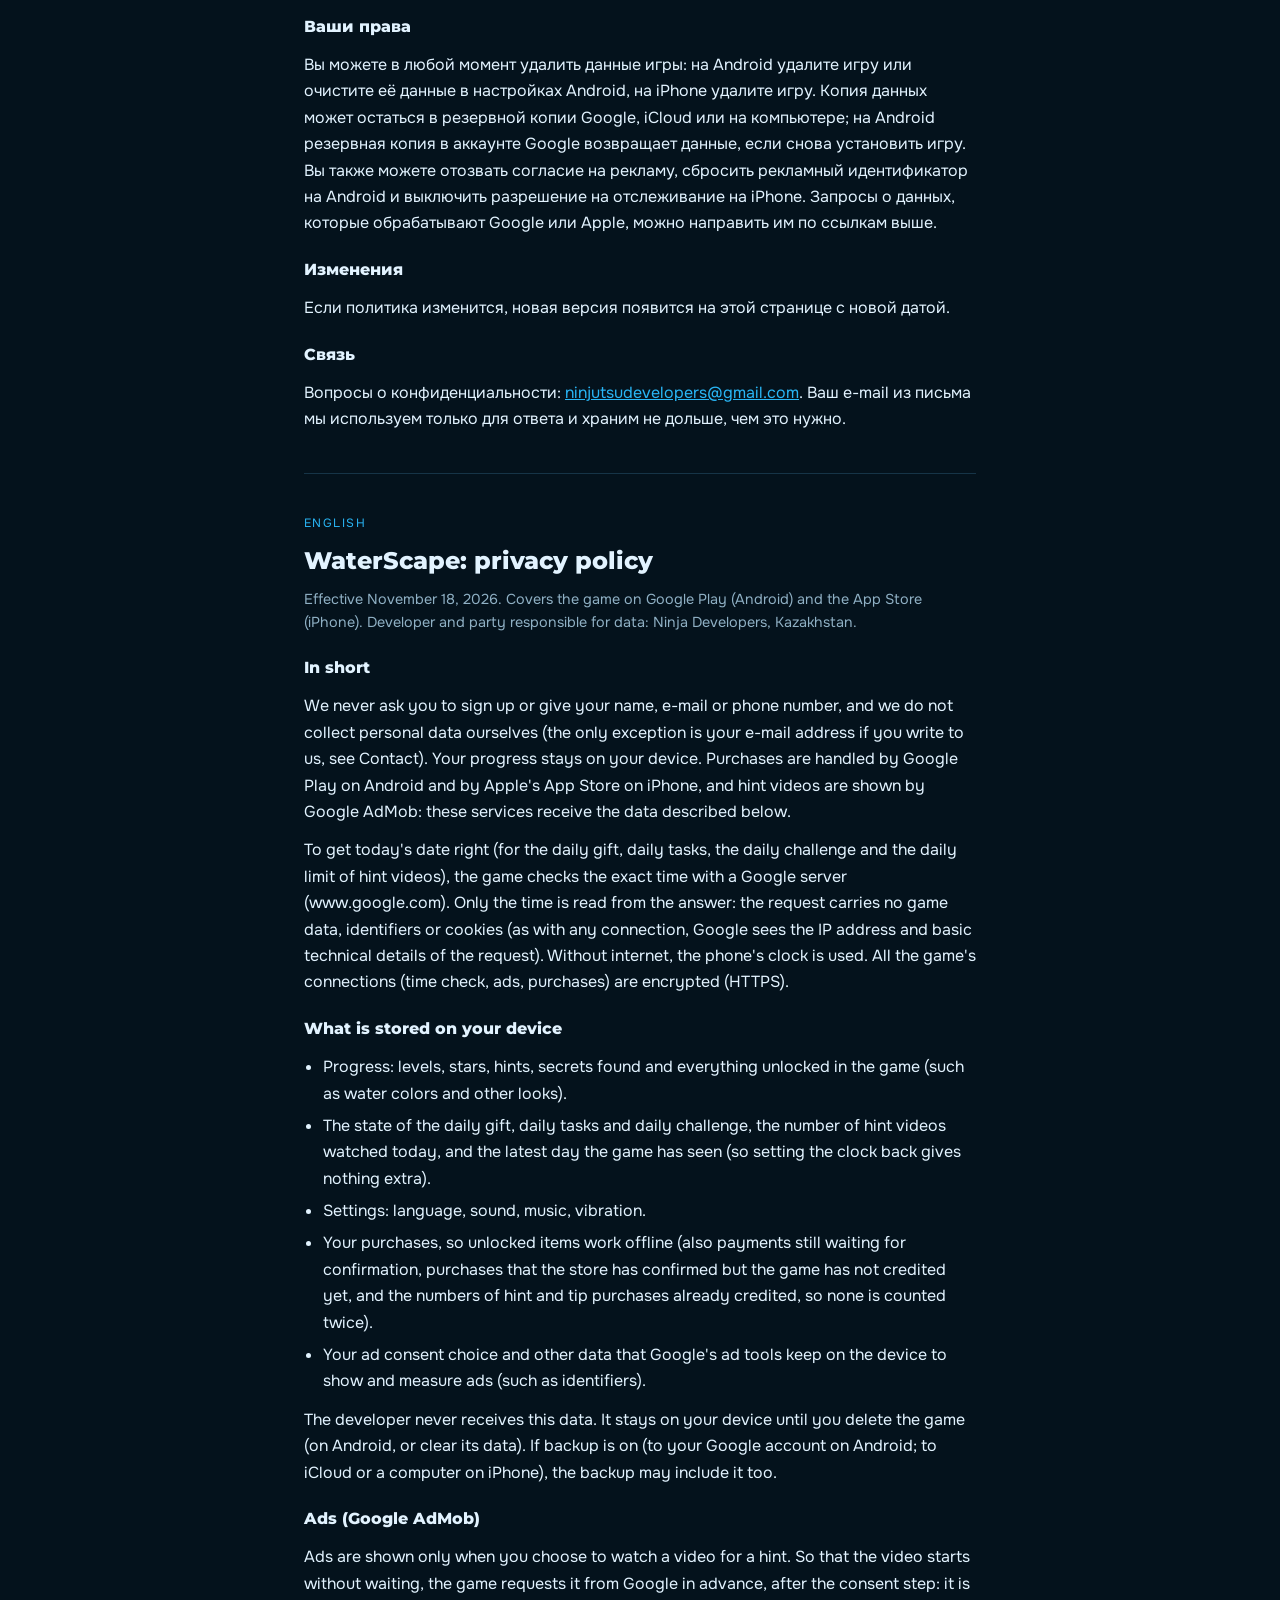
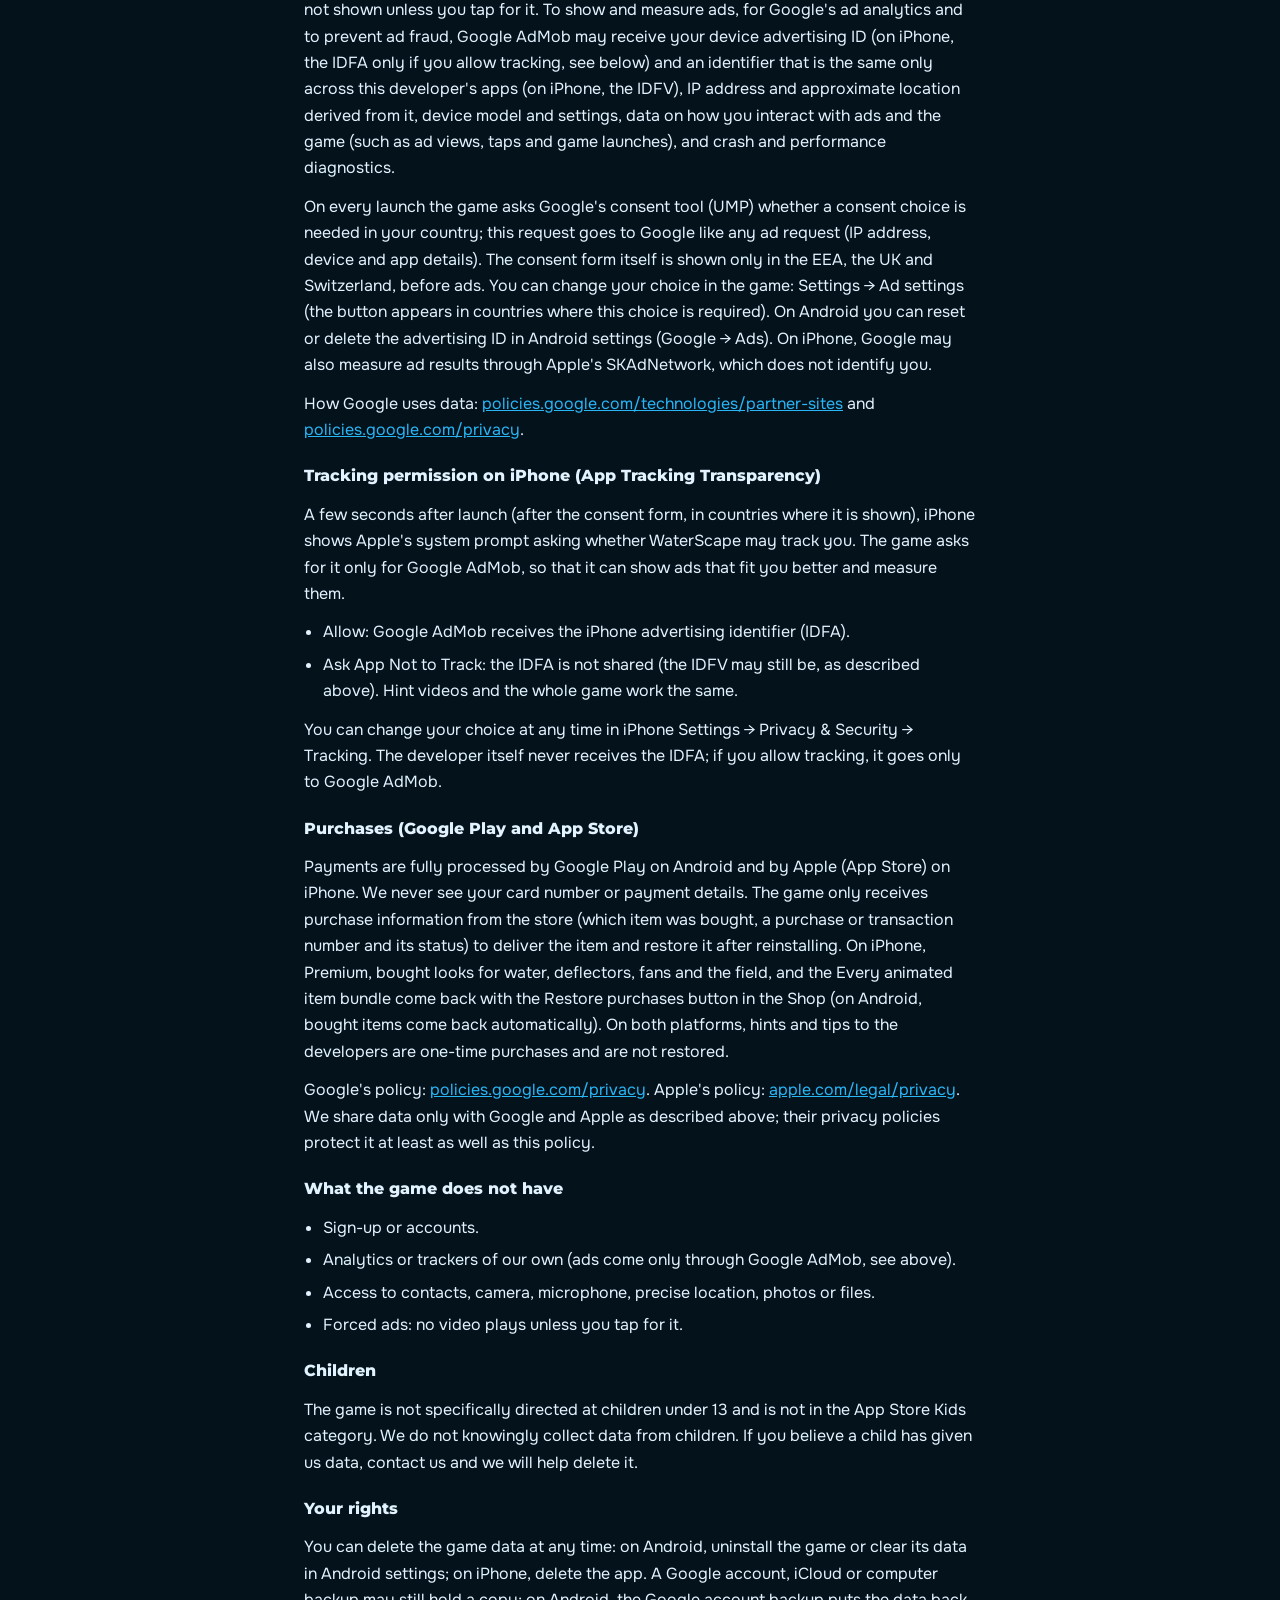
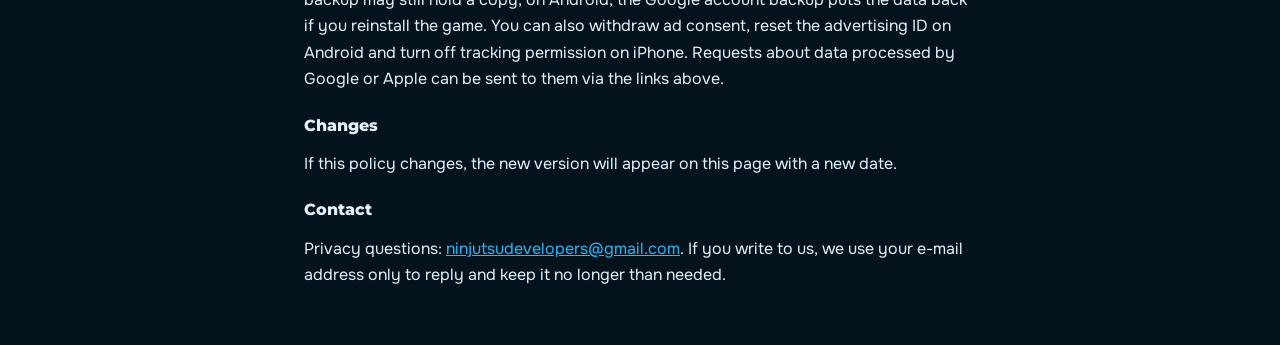
<file: privacy/waterscape.html>
<!DOCTYPE html>
<html lang="ru"><head><meta charset="utf-8"><meta name="viewport" content="width=device-width,initial-scale=1"><link rel="icon" href="/img/logo.svg" type="image/svg+xml">
<title>WaterScape Privacy Policy</title>
<link rel="stylesheet" href="https://fonts.googleapis.com/css2?family=Montserrat:wght@600;700;800&family=Onest:wght@400;600;700;800&display=swap">
<style>
/* Layout: one narrow reading column, language jump links on top, Kazakh, Russian, English; the game's own night palette (single dark look). */
:root{--bg:#04121c;--line:#163447;--fg:#e2f3ff;--dim:#8fb0c4;--accent:#29b6f6;
  --display:'Montserrat',system-ui,sans-serif;--body:'Onest',system-ui,-apple-system,'Segoe UI',sans-serif;color-scheme:dark}
body{background:var(--bg);color:var(--fg);font:16px/1.65 var(--body);padding-left:max(16px,env(safe-area-inset-left,0px));padding-right:max(16px,env(safe-area-inset-right,0px));padding-block:32px 48px}
main{max-width:42rem;margin:0 auto;display:grid;gap:40px}
nav{display:flex;gap:16px;flex-wrap:wrap;font-size:.85rem}
h1,h2{font-family:var(--display);font-weight:800;text-wrap:balance;margin:0}
h1{font-size:1.5rem;line-height:1.25}h2{font-size:1rem;margin-top:8px}
section{display:grid;gap:12px;min-width:0}p,ul{margin:0}ul{padding-left:1.2em;display:grid;gap:6px}
.meta{color:var(--dim);font-size:.9rem}.lang{font-size:.75rem;letter-spacing:.12em;text-transform:uppercase;color:var(--accent)}
hr{border:0;border-top:1px solid var(--line);margin:0}a{color:var(--accent);overflow-wrap:anywhere}a:focus-visible{outline:2px solid var(--accent);outline-offset:2px}
</style>
</head><body><p style="max-width:42rem;margin:0 auto 16px"><a href="/">← Ninja Developers</a></p><main><nav><a href="#kk">Қазақша</a><a href="#ru">Русский</a><a href="#en">English</a></nav>
<section lang="kk" id="kk"><div class="lang">Қазақша</div><h1>WaterScape: құпиялылық саясаты</h1>
<p class="meta">2026 жылғы 18 қарашадан бастап күшіне енеді. Саясат ойынның Google Play (Android) және App Store (iPhone) нұсқаларына қатысты. Әзірлеуші және деректерге жауапты тарап: Ninja Developers, Қазақстан.</p>
<h2>Қысқаша</h2>
<p>Біз тіркелуді талап етпейміз, атыңызды, e-mail немесе телефон нөміріңізді сұрамаймыз және жеке деректерді өзіміз жинамаймыз (бізге хат жазсаңыз, e-mail мекенжайыңыздан басқа, «Байланыс» бөлімін қараңыз). Прогресс құрылғыңызда сақталады. Сатып алуларды Android-та Google Play, iPhone-да Apple App Store өңдейді, ал кеңес үшін бейнені Google AdMob жарнама желісі көрсетеді: бұл қызметтер төменде сипатталған деректерді алады.</p>
<p>Бүгінгі күнді дұрыс анықтау үшін (күн сыйлығы, күн тапсырмалары, күн сынағы және кеңес үшін бейнелердің күндік шегі) ойын нақты уақытты Google серверінен (www.google.com) біледі. Жауаптан тек уақыт оқылады: бұл сұрауда ойын деректері де, идентификаторлар да, cookie де жоқ (кез келген байланыстағыдай, Google IP-мекенжайды және сұраудың негізгі техникалық мәліметтерін көреді). Интернет болмаса, телефонның сағаты қолданылады. Ойынның барлық байланыстары (уақытты тексеру, жарнама, сатып алу) шифрланған (HTTPS).</p>
<h2>Құрылғыда не сақталады</h2>
<ul><li>Прогресс: деңгейлер, жұлдыздар, кеңестер, табылған құпиялар және ойында ашылған нәрселер (мысалы, су түстері және басқа сыртқы көріністер).</li><li>Күн сыйлығының, күн тапсырмаларының және күн сынағының күйі, бүгін кеңес үшін көрілген бейнелер саны және ойын көрген соңғы күн (сағатты кері бұрау артық ештеңе бермеуі үшін).</li><li>Баптаулар: тіл, дыбыс, музыка, діріл.</li><li>Ашылған заттар интернетсіз жұмыс істеуі үшін сатып алулар тізімі (сондай-ақ растауды күтіп тұрған төлемдер, дүкен растаған, бірақ ойын әлі есептемеген сатып алулар және бірде-біреуі екі рет есептелмеуі үшін есептеліп қойған кеңес пен шайпұл сатып алуларының нөмірлері).</li><li>Жарнама бойынша таңдауыңыз (келісім немесе бас тарту) және Google жарнама құралдары жарнаманы көрсету және есептеу үшін құрылғыда сақтайтын басқа деректер (мысалы, идентификаторлар).</li></ul>
<p>Әзірлеуші бұл деректерді алмайды. Олар ойынды жойғанша (Android-та немесе оның деректерін тазалағанша) құрылғыда сақталады. Сақтық көшірме қосулы болса (Android-та Google аккаунтына, iPhone-да iCloud-қа немесе компьютерге), көшірмеге олар да кіруі мүмкін.</p>
<h2>Жарнама (Google AdMob)</h2>
<p>Жарнама сіз өзіңіз кеңес үшін бейнені таңдағанда ғана көрсетіледі. Бейне күттірмей басталуы үшін ойын келісім қадамынан кейін бейнені Google-дан алдын ала сұрайды: ол сіз баспайынша көрсетілмейді. Жарнаманы көрсету және есептеу, Google жарнама аналитикасы және алаяқтықтан қорғау үшін Google AdMob мыналарды алуы мүмкін: құрылғының жарнамалық идентификаторы (iPhone-да IDFA тек бақылауға рұқсат берсеңіз, төменде қараңыз) және тек осы әзірлеушінің қолданбаларында бірдей идентификатор (iPhone-да IDFV), IP-мекенжай және сол бойынша шамамен орналасқан жер, құрылғы моделі мен баптаулары, жарнамамен және ойынмен әрекеттесу деректері (мысалы, жарнаманы көру және оны басу, ойынды іске қосу), ақаулар мен жұмыс жылдамдығы туралы диагностика.</p>
<p>Ойын әр іске қосылғанда Google келісім құралынан (UMP) сіздің еліңізде келісім сұрау қажет пе екенін сұрайды; бұл сұрау кез келген жарнама сұрауы сияқты Google-ға жіберіледі (IP-мекенжай, құрылғы мен қолданба туралы мәліметтер). Келісім терезесінің өзі тек ЕЭА елдерінде, Ұлыбританияда және Швейцарияда, жарнама алдында көрсетіледі. Таңдауды ойында өзгертуге болады: «Баптаулар» → «Жарнама баптаулары» (бұл түйме таңдау талап етілетін елдерде көрінеді). Android-та жарнамалық идентификаторды Android баптауларында («Google» → «Жарнама») қалпына келтіруге немесе жоюға болады. iPhone-да Google жарнаманың нәтижесін Apple SKAdNetwork арқылы да өлшей алады: ол сізді анықтамайды.</p>
<p>Google деректерді қалай пайдаланады: <a href="https://policies.google.com/technologies/partner-sites">policies.google.com/technologies/partner-sites</a> және <a href="https://policies.google.com/privacy">policies.google.com/privacy</a>.</p>
<h2>iPhone-да бақылауға рұқсат (App Tracking Transparency)</h2>
<p>Іске қосылғаннан кейін бірнеше секундтан соң (келісім терезесі көрсетілетін елдерде одан кейін) iPhone WaterScape-ке сізді бақылауға рұқсат бересіз бе деп сұрайтын Apple жүйелік терезесін көрсетеді. Ойын бұл рұқсатты тек Google AdMob үшін сұрайды: сізге көбірек сәйкес келетін жарнаманы көрсету және оның нәтижесін өлшеу үшін.</p>
<ul><li>Рұқсат берсеңіз: Google AdMob iPhone-ның жарнамалық идентификаторын (IDFA) алады.</li><li>Бақыламауды сұрасаңыз: IDFA берілмейді (IDFV жоғарыда сипатталғандай берілуі мүмкін). Кеңес үшін бейне де, ойын да бұрынғыдай жұмыс істейді.</li></ul>
<p>Таңдауды кез келген уақытта iPhone баптауларында өзгертуге болады: «Құпиялылық және қауіпсіздік» → «Бақылау» (Settings → Privacy &amp; Security → Tracking). Әзірлеушінің өзі IDFA-ны алмайды; бақылауға рұқсат берсеңіз, IDFA тек Google AdMob-қа беріледі.</p>
<h2>Сатып алу (Google Play және App Store)</h2>
<p>Төлемді Android-та толығымен Google Play, iPhone-да толығымен Apple (App Store) жүргізеді. Біз карта нөмірін және төлем деректерін көрмейміз. Ойын затты беру және қайта орнатқаннан кейін қалпына келтіру үшін дүкеннен тек сатып алу туралы мәліметтерді (қай зат сатып алынды, сатып алу немесе транзакция нөмірі және оның күйі) алады. iPhone-да Премиумды, судың, бұрғыштардың, желдеткіштердің және алаңның сатып алынған сыртқы көріністерін және «Бүкіл тіршілік бірден» жинағын «Дүкен» ішіндегі «Сатып алуларды қалпына келтіру» түймесімен қайтаруға болады (Android-та сатып алынғандар автоматты түрде қайтады). Екі платформада да кеңестер мен әзірлеушілерге шайпұл бір реттік сатып алу болғандықтан қалпына келтірілмейді.</p>
<p>Google саясаты: <a href="https://policies.google.com/privacy">policies.google.com/privacy</a>. Apple саясаты: <a href="https://www.apple.com/legal/privacy/">apple.com/legal/privacy</a>. Деректерді жоғарыда сипатталғандай тек Google және Apple алады; олардың құпиялылық саясаттары бұл деректерді осы саясаттан кем емес қорғайды.</p>
<h2>Ойында не жоқ</h2>
<ul><li>Тіркелу мен аккаунттар.</li><li>Әзірлеушінің өз аналитикасы мен трекерлері (жарнама тек Google AdMob арқылы, жоғарыда қараңыз).</li><li>Контактілерге, камераға, микрофонға, нақты геолокацияға, фотосуреттерге және файлдарға қол жеткізу.</li><li>Міндетті жарнама: сіз баспасаңыз, бейне көрсетілмейді.</li></ul>
<h2>Балалар</h2>
<p>Ойын 13 жасқа толмаған балаларға арнайы бағытталмаған және App Store-дағы «Балалар» санатына кірмейді. Біз балалардың деректерін әдейі жинамаймыз. Егер бала бізге деректер берді деп ойласаңыз, бізге жазыңыз, оларды жоюға көмектесеміз.</p>
<h2>Сіздің құқықтарыңыз</h2>
<p>Ойын деректерін кез келген уақытта жоюға болады: Android-та ойынды жойыңыз немесе Android баптауларында оның деректерін тазалаңыз, iPhone-да ойынды жойыңыз. Google, iCloud немесе компьютер сақтық көшірмесінде деректердің көшірмесі қалуы мүмкін; Android-та Google аккаунтындағы сақтық көшірме ойынды қайта орнатқанда деректерді қайтарады. Жарнамаға келісімді қайтарып алуға, Android-та жарнамалық идентификаторды қалпына келтіруге, iPhone-да бақылауға рұқсатты өшіруге болады. Google немесе Apple өңдейтін деректер туралы сұрауларды жоғарыдағы сілтемелер арқылы оларға жіберуге болады.</p>
<h2>Өзгерістер</h2>
<p>Саясат өзгерсе, жаңа нұсқасы осы бетте жаңа күнмен пайда болады.</p>
<h2>Байланыс</h2>
<p>Құпиялылық туралы сұрақтар: <a href="mailto:ninjutsudevelopers@gmail.com">ninjutsudevelopers@gmail.com</a>. Хатыңыздағы e-mail мекенжайын тек жауап беру үшін пайдаланамыз және оны қажет мерзімнен ұзақ сақтамаймыз.</p></section><hr>
<section lang="ru" id="ru"><div class="lang">Русский</div><h1>WaterScape: политика конфиденциальности</h1>
<p class="meta">Действует с 18 ноября 2026 года. Относится к версиям игры в Google Play (Android) и App Store (iPhone). Разработчик и ответственный за данные: Ninja Developers, Казахстан.</p>
<h2>Коротко</h2>
<p>Мы не требуем регистрации, не спрашиваем имя, e-mail или телефон и сами не собираем личные данные (кроме вашего e-mail, если вы нам напишете, см. «Связь»). Прогресс хранится на вашем устройстве. Покупки обрабатывает Google Play на Android и Apple App Store на iPhone, а видео за подсказку показывает рекламная сеть Google AdMob: эти сервисы получают данные, описанные ниже.</p>
<p>Чтобы верно определить сегодняшний день (для подарка дня, заданий дня, испытания дня и дневного лимита видео за подсказку), игра узнаёт точное время у сервера Google (www.google.com). Из ответа читается только время: в запросе нет игровых данных, идентификаторов и файлов cookie (как при любом соединении, Google видит IP-адрес и основные технические сведения о запросе). Без интернета используются часы телефона. Все соединения игры (проверка времени, реклама, покупки) зашифрованы (HTTPS).</p>
<h2>Что хранится на устройстве</h2>
<ul><li>Прогресс: уровни, звёзды, подсказки, найденные секреты и всё, что открыто в игре (например, цвета воды и другое оформление).</li><li>Состояние подарка дня, заданий дня и испытания дня, число видео за подсказку, просмотренных сегодня, и последний день, который видела игра (чтобы перевод часов назад не давал ничего лишнего).</li><li>Настройки: язык, звук, музыка, вибрация.</li><li>Список покупок, чтобы открытые вещи работали без интернета (также платежи, которые ещё ждут подтверждения, покупки, которые магазин уже подтвердил, а игра ещё не зачислила, и номера уже зачисленных покупок подсказок и чаевых, чтобы ни одна не засчиталась дважды).</li><li>Ваш выбор по рекламе (согласие или отказ) и другие данные, которые рекламные инструменты Google хранят на устройстве для показа и подсчёта рекламы (например, идентификаторы).</li></ul>
<p>Разработчик эти данные не получает. Они хранятся на устройстве, пока вы не удалите игру (на Android — или не очистите её данные). Если включено резервное копирование (на Android — в аккаунт Google, на iPhone — в iCloud или на компьютер), копия может включать и эти данные.</p>
<h2>Реклама (Google AdMob)</h2>
<p>Реклама показывается только тогда, когда вы сами выбираете видео за подсказку. Чтобы видео начиналось без ожидания, после шага согласия игра заранее запрашивает его у Google: без вашего нажатия оно не показывается. Для показа и подсчёта рекламы, рекламной аналитики Google и защиты от мошенничества Google AdMob может получать: рекламный идентификатор устройства (на iPhone IDFA — только если вы разрешите отслеживание, см. ниже) и идентификатор, одинаковый только в приложениях этого разработчика (на iPhone — IDFV), IP-адрес и примерное местоположение по нему, модель и настройки устройства, данные о взаимодействии с рекламой и игрой (например, просмотры рекламы и нажатия на неё, запуски игры), диагностические данные о сбоях и скорости работы.</p>
<p>При каждом запуске игра спрашивает у инструмента согласия Google (UMP), нужно ли в вашей стране спрашивать согласие; этот запрос уходит в Google, как и любой рекламный запрос (IP-адрес, сведения об устройстве и приложении). Само окно согласия показывается только в ЕЭЗ, Великобритании и Швейцарии, перед рекламой. Изменить выбор можно в игре: «Настройки» → «Настройки рекламы» (кнопка появляется в странах, где этот выбор требуется). На Android рекламный идентификатор можно сбросить или удалить в настройках Android («Google» → «Реклама»). На iPhone Google также может измерять результат рекламы через Apple SKAdNetwork: этот способ не определяет, кто вы.</p>
<p>Как Google использует данные: <a href="https://policies.google.com/technologies/partner-sites">policies.google.com/technologies/partner-sites</a> и <a href="https://policies.google.com/privacy">policies.google.com/privacy</a>.</p>
<h2>Разрешение на отслеживание на iPhone (App Tracking Transparency)</h2>
<p>Через несколько секунд после запуска (после окна согласия там, где оно показывается) iPhone показывает системное окно Apple с вопросом, разрешить ли WaterScape отслеживание. Разрешение запрашивается только для Google AdMob: чтобы показывать более подходящую вам рекламу и измерять её результат.</p>
<ul><li>«Разрешить»: Google AdMob получает рекламный идентификатор iPhone (IDFA).</li><li>«Попросить не отслеживать»: IDFA не передаётся (IDFV может передаваться, как описано выше). Видео за подсказку и вся игра работают так же.</li></ul>
<p>Изменить выбор можно в любой момент: «Настройки» iPhone → «Конфиденциальность и безопасность» → «Отслеживание». Сам разработчик IDFA не получает; если вы разрешите отслеживание, IDFA получает только Google AdMob.</p>
<h2>Покупки (Google Play и App Store)</h2>
<p>Оплату полностью проводит Google Play на Android и Apple (App Store) на iPhone. Мы не видим номер карты и платёжные данные. Игра получает от магазина только сведения о покупке (какой товар куплен, номер покупки или транзакции и её статус), чтобы выдать товар и восстановить его после переустановки. На iPhone Премиум, купленное оформление воды, отбойников, вентиляторов и поля и набор «Всё живое разом» возвращаются кнопкой «Восстановить покупки» в «Магазине» (на Android купленное возвращается автоматически). На обеих платформах подсказки и чаевые разработчикам — разовые покупки, они не восстанавливаются.</p>
<p>Политика Google: <a href="https://policies.google.com/privacy">policies.google.com/privacy</a>. Политика Apple: <a href="https://www.apple.com/legal/privacy/">apple.com/legal/privacy</a>. Данные получают только Google и Apple, как описано выше; их политики конфиденциальности защищают эти данные не хуже, чем эта политика.</p>
<h2>Чего в игре нет</h2>
<ul><li>Регистрации и аккаунтов.</li><li>Собственной аналитики и трекеров разработчика (реклама — только через Google AdMob, см. выше).</li><li>Доступа к контактам, камере, микрофону, точной геолокации, фото и файлам.</li><li>Обязательной рекламы: без вашего нажатия видео не показывается.</li></ul>
<h2>Дети</h2>
<p>Игра не предназначена специально для детей младше 13 лет и не входит в категорию «Дети» App Store. Мы сознательно не собираем данные детей. Если вы считаете, что ребёнок передал нам данные, напишите нам, и мы поможем их удалить.</p>
<h2>Ваши права</h2>
<p>Вы можете в любой момент удалить данные игры: на Android удалите игру или очистите её данные в настройках Android, на iPhone удалите игру. Копия данных может остаться в резервной копии Google, iCloud или на компьютере; на Android резервная копия в аккаунте Google возвращает данные, если снова установить игру. Вы также можете отозвать согласие на рекламу, сбросить рекламный идентификатор на Android и выключить разрешение на отслеживание на iPhone. Запросы о данных, которые обрабатывают Google или Apple, можно направить им по ссылкам выше.</p>
<h2>Изменения</h2>
<p>Если политика изменится, новая версия появится на этой странице с новой датой.</p>
<h2>Связь</h2>
<p>Вопросы о конфиденциальности: <a href="mailto:ninjutsudevelopers@gmail.com">ninjutsudevelopers@gmail.com</a>. Ваш e-mail из письма мы используем только для ответа и храним не дольше, чем это нужно.</p></section><hr>
<section lang="en" id="en"><div class="lang">English</div><h1>WaterScape: privacy policy</h1>
<p class="meta">Effective November 18, 2026. Covers the game on Google Play (Android) and the App Store (iPhone). Developer and party responsible for data: Ninja Developers, Kazakhstan.</p>
<h2>In short</h2>
<p>We never ask you to sign up or give your name, e-mail or phone number, and we do not collect personal data ourselves (the only exception is your e-mail address if you write to us, see Contact). Your progress stays on your device. Purchases are handled by Google Play on Android and by Apple's App Store on iPhone, and hint videos are shown by Google AdMob: these services receive the data described below.</p>
<p>To get today's date right (for the daily gift, daily tasks, the daily challenge and the daily limit of hint videos), the game checks the exact time with a Google server (www.google.com). Only the time is read from the answer: the request carries no game data, identifiers or cookies (as with any connection, Google sees the IP address and basic technical details of the request). Without internet, the phone's clock is used. All the game's connections (time check, ads, purchases) are encrypted (HTTPS).</p>
<h2>What is stored on your device</h2>
<ul><li>Progress: levels, stars, hints, secrets found and everything unlocked in the game (such as water colors and other looks).</li><li>The state of the daily gift, daily tasks and daily challenge, the number of hint videos watched today, and the latest day the game has seen (so setting the clock back gives nothing extra).</li><li>Settings: language, sound, music, vibration.</li><li>Your purchases, so unlocked items work offline (also payments still waiting for confirmation, purchases that the store has confirmed but the game has not credited yet, and the numbers of hint and tip purchases already credited, so none is counted twice).</li><li>Your ad consent choice and other data that Google's ad tools keep on the device to show and measure ads (such as identifiers).</li></ul>
<p>The developer never receives this data. It stays on your device until you delete the game (on Android, or clear its data). If backup is on (to your Google account on Android; to iCloud or a computer on iPhone), the backup may include it too.</p>
<h2>Ads (Google AdMob)</h2>
<p>Ads are shown only when you choose to watch a video for a hint. So that the video starts without waiting, the game requests it from Google in advance, after the consent step: it is not shown unless you tap for it. To show and measure ads, for Google's ad analytics and to prevent ad fraud, Google AdMob may receive your device advertising ID (on iPhone, the IDFA only if you allow tracking, see below) and an identifier that is the same only across this developer's apps (on iPhone, the IDFV), IP address and approximate location derived from it, device model and settings, data on how you interact with ads and the game (such as ad views, taps and game launches), and crash and performance diagnostics.</p>
<p>On every launch the game asks Google's consent tool (UMP) whether a consent choice is needed in your country; this request goes to Google like any ad request (IP address, device and app details). The consent form itself is shown only in the EEA, the UK and Switzerland, before ads. You can change your choice in the game: Settings → Ad settings (the button appears in countries where this choice is required). On Android you can reset or delete the advertising ID in Android settings (Google → Ads). On iPhone, Google may also measure ad results through Apple's SKAdNetwork, which does not identify you.</p>
<p>How Google uses data: <a href="https://policies.google.com/technologies/partner-sites">policies.google.com/technologies/partner-sites</a> and <a href="https://policies.google.com/privacy">policies.google.com/privacy</a>.</p>
<h2>Tracking permission on iPhone (App Tracking Transparency)</h2>
<p>A few seconds after launch (after the consent form, in countries where it is shown), iPhone shows Apple's system prompt asking whether WaterScape may track you. The game asks for it only for Google AdMob, so that it can show ads that fit you better and measure them.</p>
<ul><li>Allow: Google AdMob receives the iPhone advertising identifier (IDFA).</li><li>Ask App Not to Track: the IDFA is not shared (the IDFV may still be, as described above). Hint videos and the whole game work the same.</li></ul>
<p>You can change your choice at any time in iPhone Settings → Privacy &amp; Security → Tracking. The developer itself never receives the IDFA; if you allow tracking, it goes only to Google AdMob.</p>
<h2>Purchases (Google Play and App Store)</h2>
<p>Payments are fully processed by Google Play on Android and by Apple (App Store) on iPhone. We never see your card number or payment details. The game only receives purchase information from the store (which item was bought, a purchase or transaction number and its status) to deliver the item and restore it after reinstalling. On iPhone, Premium, bought looks for water, deflectors, fans and the field, and the Every animated item bundle come back with the Restore purchases button in the Shop (on Android, bought items come back automatically). On both platforms, hints and tips to the developers are one-time purchases and are not restored.</p>
<p>Google's policy: <a href="https://policies.google.com/privacy">policies.google.com/privacy</a>. Apple's policy: <a href="https://www.apple.com/legal/privacy/">apple.com/legal/privacy</a>. We share data only with Google and Apple as described above; their privacy policies protect it at least as well as this policy.</p>
<h2>What the game does not have</h2>
<ul><li>Sign-up or accounts.</li><li>Analytics or trackers of our own (ads come only through Google AdMob, see above).</li><li>Access to contacts, camera, microphone, precise location, photos or files.</li><li>Forced ads: no video plays unless you tap for it.</li></ul>
<h2>Children</h2>
<p>The game is not specifically directed at children under 13 and is not in the App Store Kids category. We do not knowingly collect data from children. If you believe a child has given us data, contact us and we will help delete it.</p>
<h2>Your rights</h2>
<p>You can delete the game data at any time: on Android, uninstall the game or clear its data in Android settings; on iPhone, delete the app. A Google account, iCloud or computer backup may still hold a copy; on Android, the Google account backup puts the data back if you reinstall the game. You can also withdraw ad consent, reset the advertising ID on Android and turn off tracking permission on iPhone. Requests about data processed by Google or Apple can be sent to them via the links above.</p>
<h2>Changes</h2>
<p>If this policy changes, the new version will appear on this page with a new date.</p>
<h2>Contact</h2>
<p>Privacy questions: <a href="mailto:ninjutsudevelopers@gmail.com">ninjutsudevelopers@gmail.com</a>. If you write to us, we use your e-mail address only to reply and keep it no longer than needed.</p></section></main>
</body></html>
</file>
<file: style.css>
/* Ninja Developers site. Night palette of the games, warm accents, one dark look.
   Each game has its own colour (--c on the element), like the ninja's headband in every game's splash. */
:root{--bg:#06080f;--bg2:#0a0f1d;--panel:#0d1426;--panel2:#111a31;--line:#1d2a48;--fg:#e6eeff;--dim:#93a2c3;
  --laser:#5ff3ff;--water:#3aa0ff;--ember:#f0644d;--blood:#d0405f;--moon:#b28cff;--gold:#ffcf5a;
  --display:'Montserrat',system-ui,sans-serif;--body:'Onest',system-ui,-apple-system,'Segoe UI',sans-serif;color-scheme:dark}
*{box-sizing:border-box}
html{-webkit-text-size-adjust:100%;scroll-behavior:smooth}
body{margin:0;background:var(--bg);color:var(--fg);font:17px/1.65 var(--body);overflow-x:hidden}
a{color:var(--laser)}a:focus-visible,button:focus-visible{outline:2px solid var(--laser);outline-offset:3px;border-radius:6px}
img{max-width:100%;display:block}
.wrap{max-width:72rem;margin:0 auto;padding:0 max(20px,env(safe-area-inset-left,0px))}
h1,h2,h3{font-family:var(--display);font-weight:800;line-height:1.15;text-wrap:balance;margin:0}
p{margin:0}

/* sky behind everything: soft glows and a faint dot grid like the game boards */
.sky{position:fixed;inset:0;z-index:-1;pointer-events:none;
  background:radial-gradient(40rem 30rem at 85% -5%,rgba(95,243,255,.13),transparent 70%),
             radial-gradient(36rem 28rem at -10% 35%,rgba(58,160,255,.10),transparent 70%),
             radial-gradient(30rem 24rem at 100% 85%,rgba(240,100,77,.08),transparent 70%),var(--bg)}
.sky::after{content:"";position:absolute;inset:0;background-image:radial-gradient(rgba(150,180,255,.16) 1px,transparent 1.4px);background-size:28px 28px;
  -webkit-mask-image:linear-gradient(180deg,#000,transparent 70%);mask-image:linear-gradient(180deg,#000,transparent 70%)}

/* header */
header{position:sticky;top:0;z-index:10;background:rgba(6,8,15,.72);backdrop-filter:blur(12px);-webkit-backdrop-filter:blur(12px);border-bottom:1px solid rgba(29,42,72,.6)}
.bar{display:flex;align-items:center;gap:16px;min-height:64px}
.brand{display:flex;align-items:center;gap:10px;color:var(--fg);text-decoration:none;font:600 .9rem var(--display);letter-spacing:.06em}
.brand svg{width:34px;height:34px}
nav.top{margin-left:auto;display:flex;gap:22px;align-items:center;font-size:.92rem}
nav.top a{color:var(--dim);text-decoration:none;font-weight:600}nav.top a:hover{color:var(--fg)}
.langs{display:flex;gap:2px;background:var(--panel);border:1px solid var(--line);border-radius:999px;padding:3px}
.langs button{background:none;border:0;color:var(--dim);font:700 .72rem var(--body);padding:5px 9px;border-radius:999px;cursor:pointer}
.langs button[aria-pressed=true]{color:var(--bg);background:var(--fg)}

/* ninja head (same drawing as the studio splash) */
.ninja .nh{fill:#1a2542;stroke:#3a5085;stroke-width:2}
.ninja .nb{fill:var(--c,var(--laser));filter:drop-shadow(0 0 6px var(--c,var(--laser)))}
.ninja .nt{stroke:var(--c,var(--laser));stroke-width:5;stroke-linecap:round;fill:none;transform-origin:98px 62px;animation:tail 1.8s ease-in-out infinite alternate}
.ninja .ne{stroke:var(--bg);stroke-width:5;stroke-linecap:round}
.ninja .eyes{animation:look 6s ease-in-out infinite}
@keyframes tail{from{transform:rotate(-5deg)}to{transform:rotate(6deg)}}
@keyframes look{0%,40%,100%{transform:none}46%,58%{transform:translateX(-6px)}64%,76%{transform:translateX(6px)}82%{transform:none}}

/* hero */
.hero{display:grid;grid-template-columns:1.15fr .85fr;gap:40px;align-items:center;padding:88px 0 72px}
.eyebrow{display:inline-flex;align-items:center;gap:8px;font-size:.8rem;font-weight:700;letter-spacing:.14em;text-transform:uppercase;color:var(--gold)}
.eyebrow::before{content:"";width:22px;height:2px;background:currentColor;border-radius:2px}
.hero h1{font-size:clamp(2.1rem,5.4vw,3.9rem);margin:18px 0 22px;letter-spacing:-.01em}
.hero h1 em{font-style:normal;background:linear-gradient(90deg,var(--laser),var(--water) 50%,var(--ember));-webkit-background-clip:text;background-clip:text;color:transparent}
.lead{color:var(--dim);font-size:1.12rem;max-width:36rem}
.lead b{color:var(--fg);font-weight:700}
.hero .btns{margin-top:30px}
.stage{position:relative;aspect-ratio:1;max-width:420px;width:100%;justify-self:center;display:grid;place-items:center}
.stage::before{content:"";position:absolute;inset:8%;border-radius:50%;background:radial-gradient(circle,rgba(95,243,255,.22),transparent 65%);animation:pulse 4s ease-in-out infinite}
.stage .ring{position:absolute;inset:4%;border:1px dashed rgba(150,180,255,.22);border-radius:50%;animation:spin 40s linear infinite}
.stage .ring.r2{inset:18%;border-style:solid;border-color:rgba(150,180,255,.10);animation-duration:60s;animation-direction:reverse}
.stage .big{width:62%;height:auto;overflow:visible;position:relative}
.stage .big .nb,.stage .big .nt{animation:band 12s ease-in-out infinite}
.stage .big .nt{animation:tail 1.8s ease-in-out infinite alternate,bandS 12s ease-in-out infinite}
@keyframes band{0%,20%{fill:var(--laser);filter:drop-shadow(0 0 10px var(--laser))}25%,45%{fill:var(--water);filter:drop-shadow(0 0 10px var(--water))}50%,70%{fill:var(--ember);filter:drop-shadow(0 0 10px var(--ember))}75%,95%{fill:var(--moon);filter:drop-shadow(0 0 10px var(--moon))}100%{fill:var(--laser)}}
@keyframes bandS{0%,20%{stroke:var(--laser)}25%,45%{stroke:var(--water)}50%,70%{stroke:var(--ember)}75%,95%{stroke:var(--moon)}100%{stroke:var(--laser)}}
.orb{position:absolute;width:34px;height:34px;opacity:.9;animation:float 6s ease-in-out infinite}
.orb svg{width:100%;height:100%}
.orb.o1{top:6%;left:12%}.orb.o2{bottom:12%;right:4%;animation-delay:-2s}.orb.o3{top:18%;right:8%;width:24px;height:24px;animation-delay:-4s}
@keyframes pulse{50%{transform:scale(1.08);opacity:.75}}
@keyframes spin{to{transform:rotate(360deg)}}
@keyframes float{50%{transform:translateY(-12px) rotate(25deg)}}

/* buttons */
.btns{display:flex;gap:12px;flex-wrap:wrap;align-items:center}
.btn{display:inline-flex;align-items:center;gap:8px;padding:13px 22px;border-radius:999px;font-weight:700;font-size:.98rem;text-decoration:none;border:1px solid var(--line);color:var(--fg);background:var(--panel);transition:transform .15s,box-shadow .15s,background .15s}
.btn:hover{transform:translateY(-2px);background:var(--panel2)}
.btn.primary{background:var(--c,var(--laser));color:#04121a;border-color:transparent;box-shadow:0 8px 30px -8px var(--c,var(--laser))}
.btn.primary:hover{box-shadow:0 12px 36px -6px var(--c,var(--laser))}
.btn[aria-disabled=true]{opacity:.55;pointer-events:none}
.btn svg{width:18px;height:18px;flex:none}

/* sections */
section{padding:72px 0;display:grid;gap:36px}
.sh{display:grid;gap:12px;max-width:44rem}
.sh h2{font-size:clamp(1.6rem,3.6vw,2.4rem)}
.sh p{color:var(--dim);font-size:1.08rem}

/* game showcase rows */
.game{--c:var(--laser);position:relative;display:grid;grid-template-columns:1fr 1fr;gap:48px;align-items:center;padding:44px;border-radius:32px;
  background:linear-gradient(140deg,color-mix(in srgb,var(--c) 14%,var(--panel)) 0%,var(--panel) 55%);border:1px solid color-mix(in srgb,var(--c) 30%,var(--line));overflow:hidden}
.game::after{content:"";position:absolute;width:28rem;height:28rem;right:-8rem;top:-8rem;border-radius:50%;background:radial-gradient(circle,color-mix(in srgb,var(--c) 22%,transparent),transparent 70%);pointer-events:none}
.game.water{--c:var(--water)}
.game.flip .info{order:2}
.game .info{display:grid;gap:18px;position:relative;z-index:1;justify-items:start}
.game .title{display:flex;gap:16px;align-items:center}
.game .title img{width:72px;height:72px;border-radius:18px;box-shadow:0 10px 30px -10px var(--c)}
.game h3{font-size:clamp(1.5rem,3vw,2rem)}
.badge{display:inline-flex;align-items:center;gap:7px;font-size:.74rem;font-weight:800;letter-spacing:.1em;text-transform:uppercase;color:var(--c);padding:5px 11px;border-radius:999px;background:color-mix(in srgb,var(--c) 14%,transparent)}
.badge::before{content:"";width:7px;height:7px;border-radius:50%;background:currentColor;box-shadow:0 0 8px currentColor;animation:blink 2s ease-in-out infinite}
@keyframes blink{50%{opacity:.35}}
.game .info>p{color:#c3cfe8;font-size:1.06rem}
.chips{display:flex;flex-wrap:wrap;gap:8px;list-style:none;margin:0;padding:0}
.chips li{font-size:.85rem;font-weight:700;padding:6px 12px;border-radius:10px;background:rgba(255,255,255,.05);border:1px solid var(--line);color:var(--fg)}

/* phones fan */
.phones{position:relative;height:440px;z-index:1}
.phone{position:absolute;top:50%;left:50%;width:200px;aspect-ratio:9/16;border-radius:28px;padding:7px;background:#0a0f1c;border:1px solid #2a3a62;
  box-shadow:0 30px 60px -20px rgba(0,0,0,.8),0 0 0 1px rgba(255,255,255,.03) inset;transition:transform .5s cubic-bezier(.2,.8,.2,1)}
.phone img{width:100%;height:100%;object-fit:cover;object-position:top;border-radius:22px}
.phone.p1{transform:translate(-50%,-50%) translateX(-120px) rotate(-9deg) scale(.86);z-index:1}
.phone.p2{transform:translate(-50%,-50%);z-index:3;box-shadow:0 30px 70px -18px rgba(0,0,0,.9),0 0 50px -14px var(--c)}
.phone.p3{transform:translate(-50%,-50%) translateX(120px) rotate(9deg) scale(.86);z-index:2}
.game:hover .phone.p1{transform:translate(-50%,-50%) translateX(-140px) rotate(-12deg) scale(.88)}
.game:hover .phone.p3{transform:translate(-50%,-50%) translateX(140px) rotate(12deg) scale(.88)}
.phones.one .phone.p2{width:220px}

/* workshop teasers */
.teasers{display:grid;gap:20px;grid-template-columns:repeat(auto-fit,minmax(240px,1fr))}
.teaser{--c:var(--blood);position:relative;padding:28px 24px 26px;border-radius:24px;background:var(--panel);border:1px solid var(--line);display:grid;gap:14px;overflow:hidden;transition:transform .2s,border-color .2s}
.teaser:hover{transform:translateY(-4px);border-color:color-mix(in srgb,var(--c) 50%,var(--line))}
.teaser::before{content:"";position:absolute;inset:0;background:radial-gradient(120% 70% at 50% 130%,color-mix(in srgb,var(--c) 22%,transparent),transparent 70%);pointer-events:none}
.teaser>*{position:relative}.teaser .lock{position:absolute}
.teaser .ninja{width:64px;height:64px;overflow:visible}
.teaser h3{font-size:1.05rem}
.teaser p{color:var(--dim);font-size:.98rem}
.teaser .lock{position:absolute;top:18px;right:18px;font-size:.7rem;font-weight:800;letter-spacing:.12em;text-transform:uppercase;color:var(--c);opacity:.85}
.teasers{grid-template-columns:repeat(auto-fit,minmax(300px,1fr))}
.teaser.mystery{--c:var(--moon);background:linear-gradient(160deg,#120d24,var(--panel) 60%)}
.teaser .qm{width:64px;height:64px;border-radius:50%;display:grid;place-items:center;font:600 2rem var(--display);color:var(--c);
  background:#1a2542;border:2px dashed color-mix(in srgb,var(--c) 60%,transparent);text-shadow:0 0 14px var(--c);animation:qm 3s ease-in-out infinite}
@keyframes qm{50%{transform:rotate(-8deg) scale(1.06);box-shadow:0 0 30px -6px var(--c)}}

/* about */
.about{display:grid;grid-template-columns:.9fr 1.1fr;gap:48px;align-items:start}
.about .story{display:grid;gap:16px;color:#c3cfe8;font-size:1.06rem}
.values{display:grid;gap:14px;grid-template-columns:1fr 1fr}
.value{padding:22px;border-radius:20px;background:var(--panel);border:1px solid var(--line);display:grid;gap:8px;align-content:start}
.value .ic{width:42px;height:42px;border-radius:12px;display:grid;place-items:center;background:color-mix(in srgb,var(--c) 16%,transparent);color:var(--c)}
.value .ic svg{width:22px;height:22px}
.value h3{font-size:.98rem}
.value p{color:var(--dim);font-size:.95rem}

/* contact */
.contact{position:relative;text-align:center;justify-items:center;padding:64px 28px;margin:24px 0 72px;border-radius:32px;overflow:hidden;
  background:radial-gradient(60% 120% at 50% 0%,rgba(255,207,90,.14),transparent 70%),var(--panel);border:1px solid var(--line)}
.contact h2{font-size:clamp(1.6rem,3.6vw,2.3rem);max-width:30rem}
.contact p{color:var(--dim);max-width:32rem;font-size:1.06rem}
.contact .btn.primary{--c:var(--gold);color:#1d1400}
.contact .mail{font-size:.92rem;color:var(--dim)}

/* game page bits */
.worlds{display:grid;gap:20px;grid-template-columns:repeat(auto-fit,minmax(260px,1fr))}
.world{--c:var(--laser);border-radius:24px;overflow:hidden;background:var(--panel);border:1px solid color-mix(in srgb,var(--c) 28%,var(--line));display:grid}
.world img{aspect-ratio:4/3;object-fit:cover;object-position:50% 22%;width:100%}
.world div{padding:20px 22px 24px;display:grid;gap:8px}
.world h3{font-size:1.1rem;color:var(--c)}
.world p{color:var(--dim);font-size:.98rem}
.world.space{--c:var(--moon)}.world.ocean{--c:var(--water)}
.steps{display:grid;gap:16px;grid-template-columns:repeat(auto-fit,minmax(220px,1fr));counter-reset:s;list-style:none;margin:0;padding:0}
.steps li{counter-increment:s;padding:24px;border-radius:20px;background:var(--panel);border:1px solid var(--line);display:grid;gap:6px;color:var(--dim)}
.steps li::before{content:counter(s);font:600 1.6rem var(--display);color:var(--c,var(--laser))}
.steps b{color:var(--fg)}
.gallery{display:flex;gap:16px;overflow-x:auto;scroll-snap-type:x mandatory;padding:4px 4px 16px;margin:0 -4px;scrollbar-width:thin}
.gallery img{flex:none;width:200px;aspect-ratio:9/16;object-fit:cover;object-position:top;border-radius:20px;border:1px solid var(--line);scroll-snap-align:start}
.gallery[lang]{display:none}
html[data-l=ru] .gallery[lang=ru],html[data-l=en] .gallery[lang=en],html[data-l=kk] .gallery[lang=kk]{display:flex}
.facts{display:grid;gap:14px;grid-template-columns:repeat(auto-fit,minmax(220px,1fr))}
.fact{padding:22px;border-radius:20px;background:var(--panel);border:1px solid var(--line);display:grid;gap:4px}
.fact b{font:600 1.5rem var(--display);color:var(--c,var(--laser))}
.fact span{color:var(--dim);font-size:.95rem}

/* footer */
footer{border-top:1px solid var(--line);padding:36px 0 48px;color:var(--dim);font-size:.9rem}
footer .wrap{display:flex;flex-wrap:wrap;gap:14px 28px;align-items:center}
footer .brand{margin-right:auto}
footer .links{display:flex;flex-wrap:wrap;gap:8px 24px}
footer a{color:var(--dim);text-decoration:none}footer a:hover{color:var(--fg)}

/* reveal on scroll (only when JS runs) */
.js .rv{opacity:0;transform:translateY(24px);transition:opacity .7s ease,transform .7s cubic-bezier(.2,.8,.2,1)}
.js .rv.in{opacity:1;transform:none}

/* ===== Game pages: each page wears its game's colour and mood (body class g-<game>) =====
   To add a game: copy one g-* block, set --c/--c2 and the sky, and put a .mood layer after .sky. */
.mood{position:absolute;top:0;left:0;width:100%;height:820px;overflow:hidden;z-index:-1;pointer-events:none}
.g-game .hero{min-height:72vh}
.g-game .sh h2::after{content:"";display:block;width:56px;height:4px;border-radius:4px;margin-top:14px;background:linear-gradient(90deg,var(--c),var(--c2))}
.g-game .steps li,.g-game .fact,.g-game .world{border-color:color-mix(in srgb,var(--c) 22%,var(--line))}
.g-game .eyebrow{color:var(--c2)}
.g-game .hero h1{background:linear-gradient(90deg,var(--fg) 30%,var(--c));-webkit-background-clip:text;background-clip:text;color:transparent}

/* LaserScape: night lab, neon grid like the game board, a beam that bounces off mirrors */
.g-laser{--c:var(--laser);--c2:#b28cff}
.g-laser .sky{background:radial-gradient(44rem 30rem at 80% 0%,rgba(95,243,255,.16),transparent 70%),radial-gradient(34rem 26rem at 0% 60%,rgba(178,140,255,.12),transparent 70%),#04060c}
.g-laser .sky::after{background-image:linear-gradient(rgba(95,243,255,.06) 1px,transparent 1px),linear-gradient(90deg,rgba(95,243,255,.06) 1px,transparent 1px);background-size:56px 56px}
.beam svg{width:100%;height:100%}
.beam .ray{fill:none;stroke:var(--laser);stroke-width:3;stroke-linecap:round;stroke-linejoin:round;filter:drop-shadow(0 0 6px var(--laser)) drop-shadow(0 0 16px var(--laser));
  stroke-dasharray:2400;stroke-dashoffset:2400;animation:ray 7s cubic-bezier(.5,0,.3,1) infinite}
.beam .ray.r2{stroke:#b28cff;filter:drop-shadow(0 0 6px #b28cff);animation-delay:3.5s;opacity:.7}
.beam .mir{stroke:#e8f6ff;stroke-width:5;stroke-linecap:round;opacity:.75}
.beam .src{fill:#0d1528;stroke:var(--laser);stroke-width:3}
.beam .rcv{fill:none;stroke:var(--laser);stroke-width:3;animation:rcv 7s ease infinite}
.beam .rcv.r2{stroke:#b28cff;animation-delay:3.5s}
@keyframes ray{0%{stroke-dashoffset:2400;opacity:1}45%{stroke-dashoffset:0;opacity:1}80%{stroke-dashoffset:0;opacity:1}100%{stroke-dashoffset:0;opacity:0}}
@keyframes rcv{0%,40%{fill:transparent;filter:none}48%,80%{fill:currentColor;filter:drop-shadow(0 0 14px var(--laser))}100%{fill:transparent}}
.beam .rcv{color:var(--laser)}.beam .rcv.r2{color:#b28cff}
.g-laser .phone.p2{box-shadow:0 30px 70px -18px rgba(0,0,0,.9),0 0 60px -10px var(--laser)}

/* WaterScape: deep teal water, light ripples, rising bubbles and waves */
.g-water{--c:#29b6f6;--c2:#7ee8c4;--bg:#071a23;--panel:#0d2a36;--panel2:#123644;--line:#1d4a5a}
.g-water .sky{background:radial-gradient(50rem 30rem at 70% -10%,rgba(126,232,196,.16),transparent 70%),radial-gradient(40rem 30rem at 10% 30%,rgba(41,182,246,.18),transparent 70%),linear-gradient(180deg,#0e3a4a 0%,#0a2430 45%,#071a23 100%)}
.g-water .sky::after{background-image:radial-gradient(rgba(180,240,255,.10) 1px,transparent 1.6px);background-size:34px 34px}
.water-mood .caustic{position:absolute;inset:-20%;background:radial-gradient(closest-side,rgba(126,232,196,.10),transparent),radial-gradient(closest-side,rgba(41,182,246,.10),transparent);
  background-size:380px 300px,520px 420px;background-position:0 0,140px 90px;animation:caustic 18s ease-in-out infinite alternate;filter:blur(8px)}
.water-mood{-webkit-mask-image:linear-gradient(180deg,#000 75%,transparent);mask-image:linear-gradient(180deg,#000 75%,transparent)}
.water-mood .waves{bottom:12%}
@keyframes caustic{to{background-position:200px 120px,-80px 260px;transform:scale(1.08)}}
.bub{position:absolute;bottom:-30px;left:var(--x);width:var(--s);height:var(--s);border-radius:50%;
  background:radial-gradient(circle at 32% 30%,rgba(255,255,255,.75),rgba(126,232,196,.20) 40%,rgba(41,182,246,.08) 70%);border:1px solid rgba(180,240,255,.35);
  animation:bub var(--d) linear infinite;animation-delay:var(--dl)}
@keyframes bub{0%{transform:translate(0,0);opacity:0}10%{opacity:.9}50%{transform:translate(14px,-420px)}100%{transform:translate(-10px,-860px);opacity:0}}
.waves{position:absolute;left:0;right:0;bottom:0;height:120px}
.waves svg{position:absolute;bottom:0;width:200%;height:100%;animation:wave 14s linear infinite}
.waves svg.w2{animation-duration:22s;animation-direction:reverse;opacity:.55}
@keyframes wave{to{transform:translateX(-50%)}}
.g-water .btn.primary{color:#03202b}
.g-water .phone{border-color:#2a6577}
.world.garden{--c:#7ccf6a}.world.desert{--c:#f2b25a}.world.glacier{--c:#9fe3ff}.world.volcano{--c:#ff7a4d}

/* Ninja Hunter: night over Kuroyama's castle, blood moon, bats, embers, pixel headings like the game */
.g-hunter{--c:#e0455f;--c2:#ffcf5a;--bg:#07050b;--panel:#120c18;--panel2:#1a1122;--line:#2c1d36}
.g-hunter .sky{background:radial-gradient(40rem 30rem at 50% 110%,rgba(155,27,48,.20),transparent 70%),linear-gradient(180deg,#0d0812 0%,#07050b 60%)}
.g-hunter .sky::after{background-image:radial-gradient(rgba(255,220,230,.35) 1px,transparent 1.3px),radial-gradient(rgba(255,220,230,.18) 1px,transparent 1.2px);background-size:140px 120px,90px 70px;background-position:0 0,40px 30px}
.g-hunter h1,.g-hunter h2,.g-hunter h3{font-family:'Tiny5',var(--display);font-weight:400;letter-spacing:.02em}
.g-hunter .hero h1{font-size:clamp(2.6rem,7vw,5rem);background:linear-gradient(180deg,#fff 40%,#ff8f9f);-webkit-background-clip:text;background-clip:text;color:transparent;text-shadow:none;filter:drop-shadow(0 0 18px rgba(224,69,95,.45))}
.g-hunter .btn.primary{color:#fff;border-radius:6px;box-shadow:0 0 0 2px #0007 inset,0 8px 30px -8px var(--c)}
.g-hunter .btn{border-radius:6px}
.g-hunter .steps li,.g-hunter .fact,.g-hunter .chap{border-radius:8px}
.g-hunter .phone{border-radius:18px;border-color:#3a2440}.g-hunter .phone img{border-radius:12px;object-position:50% 30%}
.g-hunter .gallery img{border-radius:12px}
.hunt-mood .moon{position:absolute;top:84px;right:3%;width:240px;height:240px;border-radius:50%;
  background:radial-gradient(circle at 38% 36%,#ff9a8a 0%,#e0455f 38%,#9b1b30 70%,#5a0f1e 100%);box-shadow:0 0 80px 10px rgba(224,69,95,.45),0 0 200px 40px rgba(155,27,48,.25);animation:moon 8s ease-in-out infinite}
.hunt-mood .moon::after{content:"";position:absolute;inset:0;border-radius:50%;background:radial-gradient(circle at 62% 58%,rgba(0,0,0,.18) 0 9%,transparent 10%),radial-gradient(circle at 30% 64%,rgba(0,0,0,.14) 0 6%,transparent 7%),radial-gradient(circle at 58% 28%,rgba(0,0,0,.12) 0 5%,transparent 6%)}
@keyframes moon{50%{box-shadow:0 0 100px 16px rgba(224,69,95,.55),0 0 240px 60px rgba(155,27,48,.3)}}
.hunt-mood .castle{position:absolute;bottom:0;left:-4%;width:min(1000px,80%);height:auto;fill:#040307;opacity:.95}
.hunt-mood .castle .win{fill:#ffcf5a;animation:win 3s steps(2) infinite}
.hunt-mood .castle .win:nth-child(2n){animation-delay:-1.3s}
@keyframes win{50%{fill:#7a4a10}}
.bat{position:absolute;top:var(--y);left:-60px;width:var(--w);height:auto;fill:#0a0610;filter:drop-shadow(0 0 2px rgba(224,69,95,.5));animation:batfly var(--d) linear infinite;animation-delay:var(--dl)}
.bat path{animation:flap .28s steps(2) infinite;transform-origin:50% 40%}
@keyframes batfly{0%{transform:translate(0,0)}25%{transform:translate(30vw,-30px)}50%{transform:translate(60vw,20px)}75%{transform:translate(90vw,-20px)}100%{transform:translate(115vw,10px)}}
@keyframes flap{50%{transform:scaleY(.35)}}
.ember{position:absolute;bottom:-10px;left:var(--x);width:4px;height:4px;background:#ff7a4d;box-shadow:0 0 6px #ff7a4d;animation:ember var(--d) linear infinite;animation-delay:var(--dl)}
@keyframes ember{0%{transform:translate(0,0);opacity:0}10%{opacity:1}100%{transform:translate(40px,-700px);opacity:0}}
.chapters{display:grid;gap:14px;grid-template-columns:repeat(auto-fit,minmax(190px,1fr))}
.chap{padding:22px 20px;background:var(--panel);border:1px solid var(--line);display:grid;gap:6px;position:relative;overflow:hidden}
.chap .n{font:600 .75rem var(--body);letter-spacing:.14em;text-transform:uppercase;color:var(--c2)}
.chap h3{font-size:1.25rem}
.chap p{color:var(--dim);font-size:.95rem}
.chap .boss{margin-top:6px;font-size:.85rem;font-weight:700;color:var(--c)}
.chap.final{background:linear-gradient(160deg,#2a0d18,var(--panel) 70%);border-color:#5a1f30}
@media (max-width:860px){.hunt-mood .moon{width:150px;height:150px;top:90px;right:6%}}

/* game cards on the home page carry a hint of the same mood */
.game.laser .phones::before{content:"";position:absolute;left:-10%;right:-10%;top:58%;height:3px;border-radius:3px;background:linear-gradient(90deg,transparent,var(--laser),transparent);filter:drop-shadow(0 0 8px var(--laser));animation:sweep 4s ease-in-out infinite;z-index:0}
@keyframes sweep{0%,100%{transform:translateY(-120px) scaleX(.3);opacity:0}30%,70%{opacity:1;transform:translateY(0) scaleX(1)}}
.game.water .bub{bottom:-20px}

/* Ninja Hunter card on the home page: blood moon glow, bats, pixel title */
.game.hunter{--c:#e0455f;background:linear-gradient(140deg,#24101a 0%,var(--panel) 60%);border-color:#4a2032}
.game.hunter::after{width:22rem;height:22rem;right:4%;top:-6rem;background:radial-gradient(circle at 40% 40%,rgba(255,154,138,.35),rgba(224,69,95,.28) 40%,rgba(155,27,48,.15) 60%,transparent 72%)}
.game.hunter h3{font-family:'Tiny5',var(--display);font-weight:400;font-size:clamp(1.8rem,3.6vw,2.4rem);letter-spacing:.02em}
.game.hunter .title img{border-radius:14px;background:#0a0610}
.game.hunter .phones{overflow:visible}
.game.hunter .phone{border-radius:18px;border-color:#3a2440}.game.hunter .phone img{border-radius:12px;object-position:50% 30%}
.game.hunter .phone.p2{box-shadow:0 30px 70px -18px rgba(0,0,0,.9),0 0 50px -12px #e0455f}
.game.hunter .bat{z-index:4}

/* language switch: elements carry lang="ru|en|kk"; only the chosen one shows */
html[data-l=ru] [lang=en]:not(html),html[data-l=ru] [lang=kk]:not(html),
html[data-l=en] [lang=ru]:not(html),html[data-l=en] [lang=kk]:not(html),
html[data-l=kk] [lang=ru]:not(html),html[data-l=kk] [lang=en]:not(html){display:none!important}

@media (max-width:860px){
  .hero{grid-template-columns:1fr;padding:48px 0 40px;gap:8px}
  .stage{order:-1;max-width:240px}
  .game{grid-template-columns:1fr;padding:28px 22px;gap:28px}
  .game.flip .info{order:0}
  .phones{height:360px}.phone{width:160px}
  .phone.p1{transform:translate(-50%,-50%) translateX(-92px) rotate(-9deg) scale(.86)}
  .phone.p3{transform:translate(-50%,-50%) translateX(92px) rotate(9deg) scale(.86)}
  .phones.one .phone.p2{width:180px}
  .about{grid-template-columns:1fr;gap:28px}
  section{padding:52px 0}
}
@media (max-width:560px){nav.top .hide-s{display:none}.values{grid-template-columns:1fr}.brand span{display:none}}
@media (max-width:860px){.mood{height:640px}.beam{opacity:.45}.g-game .hero{min-height:0}}
@media (prefers-reduced-motion:reduce){*,*::before,*::after{animation:none!important;transition:none!important}.js .rv{opacity:1;transform:none}}


/* Trailer inside the middle phone of a game page hero: tap to play */
.phone[data-trailer]{cursor:pointer;transition:transform .35s ease}
.phone[data-trailer] .tplay{position:absolute;left:50%;top:50%;transform:translate(-50%,-50%);z-index:3;display:grid;justify-items:center;gap:10px;border:0;background:none;color:#fff;font:700 13px/1.2 var(--body,inherit);cursor:pointer;text-shadow:0 2px 8px #000}
.phone[data-trailer] .tplay svg{width:64px;height:64px;padding:16px 14px 16px 18px;border-radius:50%;background:var(--c,#5cf);color:#06121a;box-shadow:0 0 0 8px rgba(255,255,255,.12),0 0 40px var(--c,#5cf);animation:tpulse 2s ease-in-out infinite}
.phone[data-trailer] .tplay span{background:rgba(0,0,0,.55);padding:5px 10px;border-radius:99px;white-space:nowrap}
.phone[data-trailer]::after{content:"";position:absolute;inset:7px;border-radius:22px;background:linear-gradient(180deg,rgba(0,0,0,.05),rgba(0,0,0,.45));z-index:2;pointer-events:none}
.phone.playing::after,.phone.playing .tplay{display:none}
.phone[data-trailer] video{position:absolute;inset:7px;width:calc(100% - 14px);height:calc(100% - 14px);object-fit:cover;border-radius:22px;background:#000;z-index:4}
.g-hunter .phone[data-trailer] video,.g-hunter .phone[data-trailer]::after{border-radius:12px}
.g-hunter .phone[data-trailer] .tplay svg{border-radius:10px;color:#fff}
.phone.p2.playing{transform:translate(-50%,-50%) scale(1.12);z-index:5}
@keyframes tpulse{0%,100%{transform:scale(1)}50%{transform:scale(1.08)}}
@media (max-width:720px){.phone.p2.playing{transform:translate(-50%,-50%) scale(1.3)}}
@media (prefers-reduced-motion:reduce){.phone[data-trailer] .tplay svg{animation:none}}
</file>
